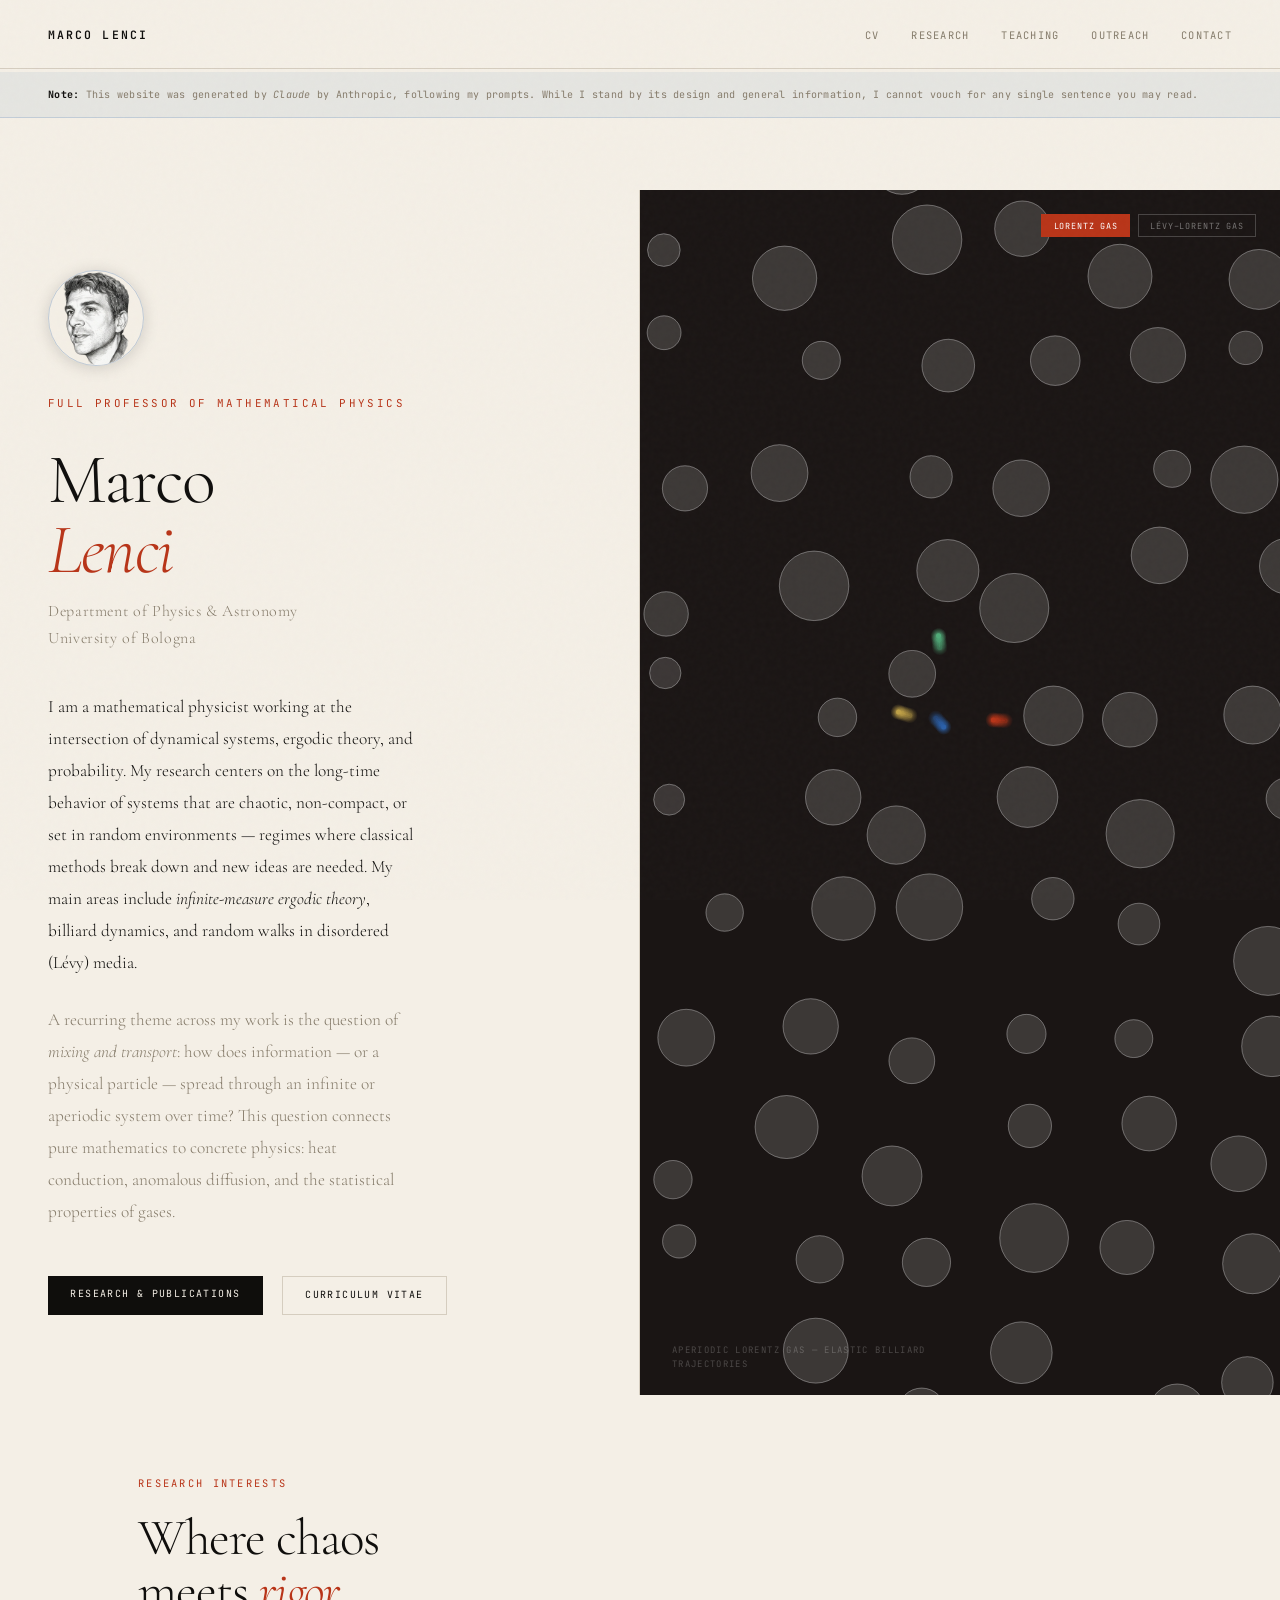
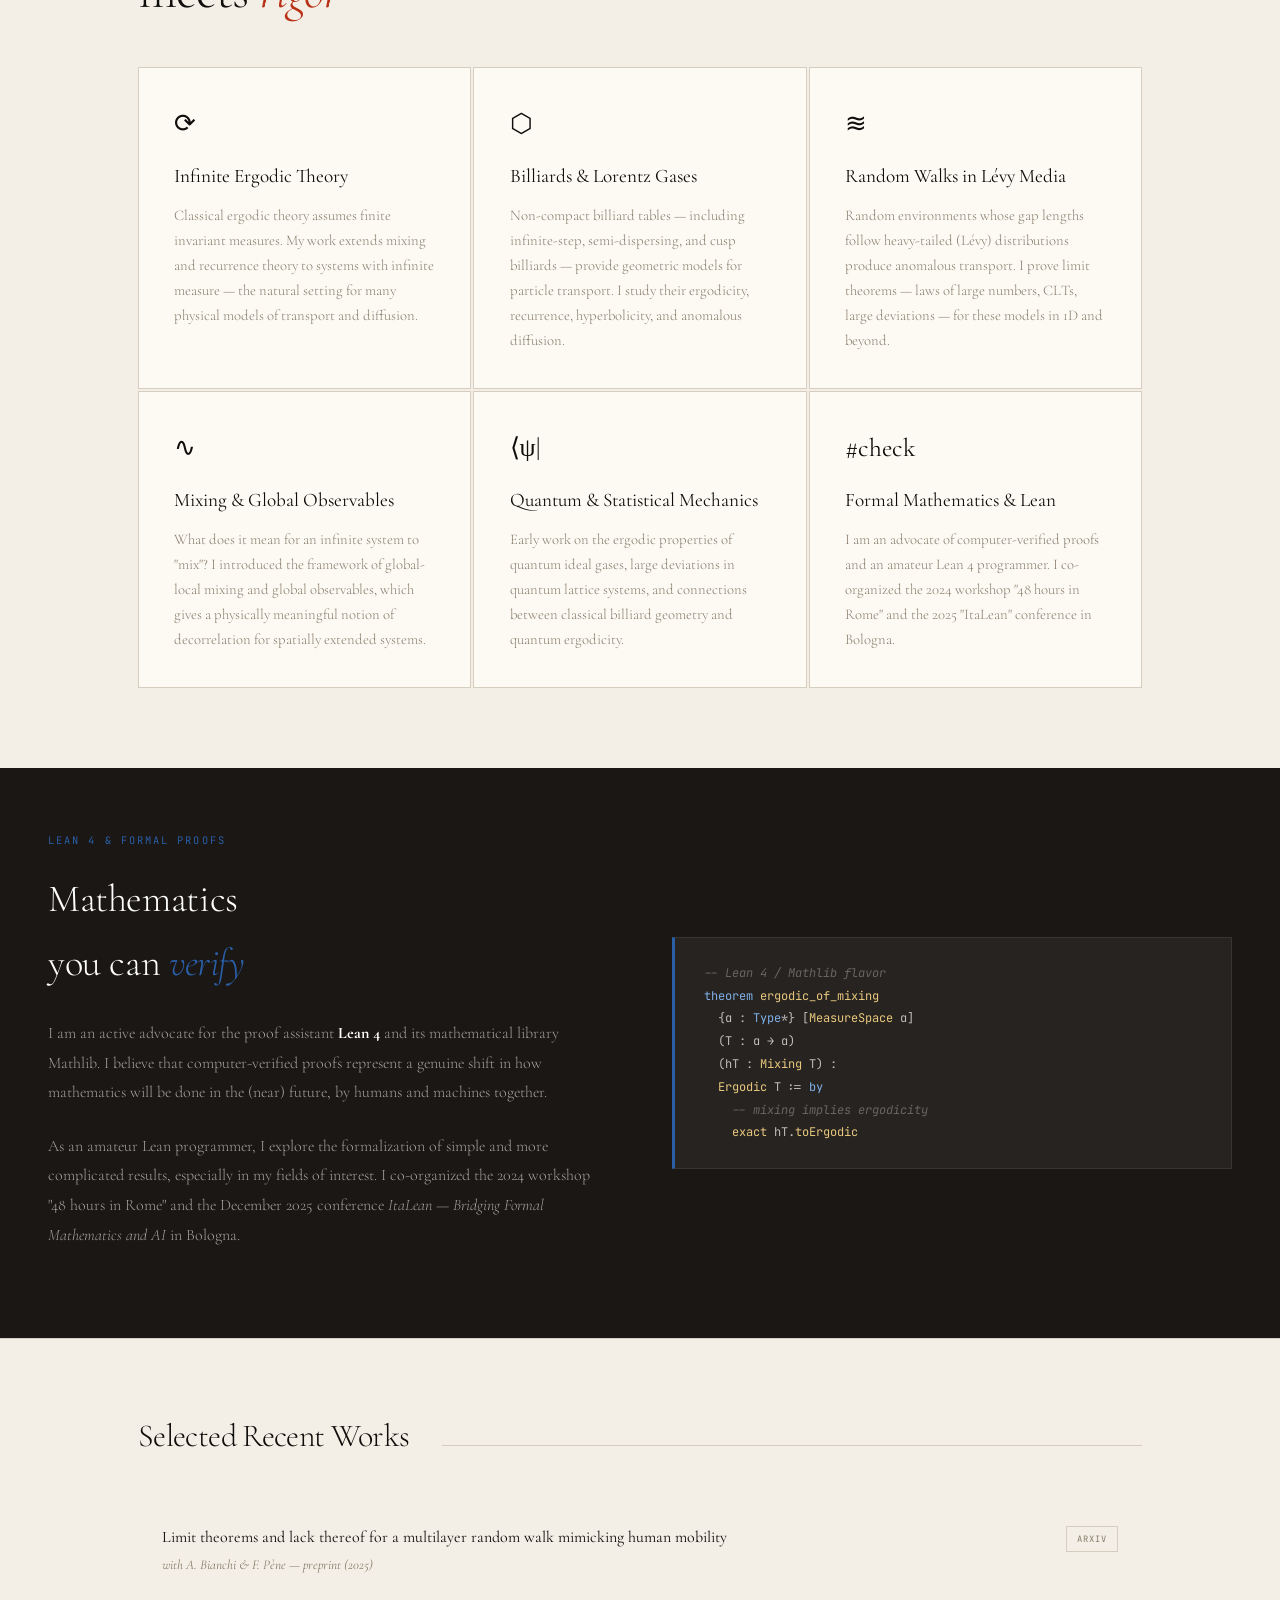
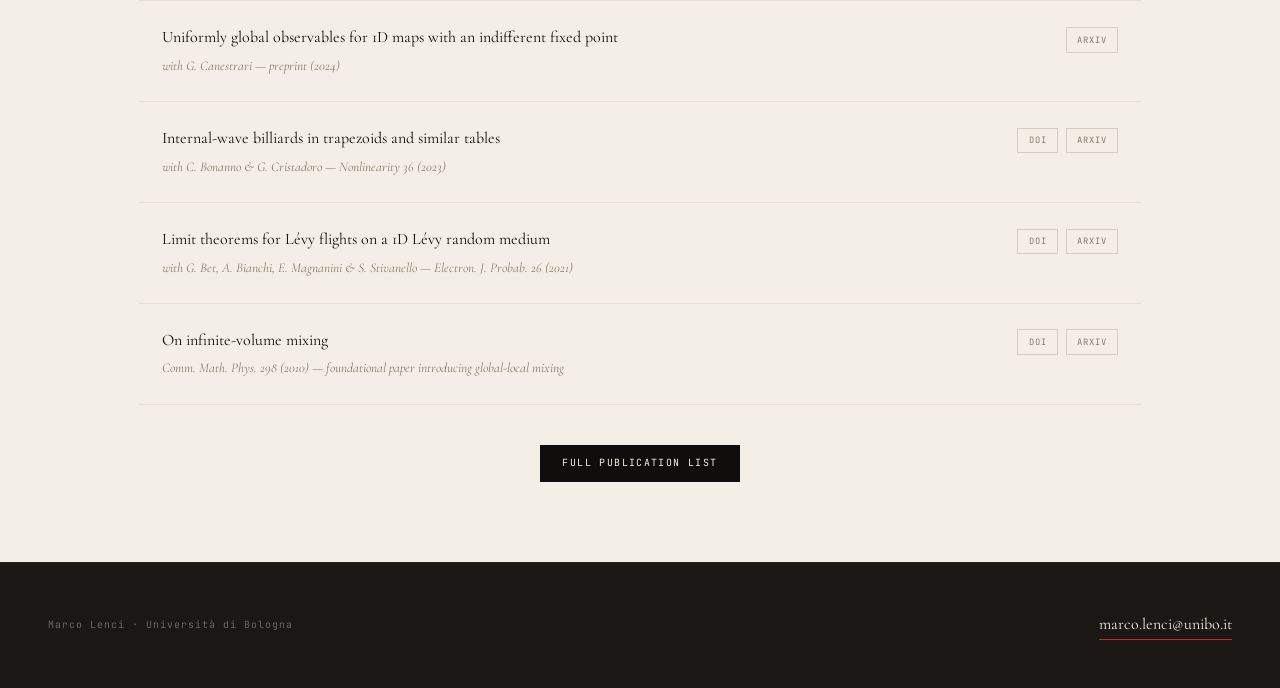
<file: index.html>
<!DOCTYPE html>
<html lang="en">
<head>
  <!-- Google tag (gtag.js) -->
  <script async src="https://www.googletagmanager.com/gtag/js?id=G-YN9978VXXJ"></script>
  <script>
    window.dataLayer = window.dataLayer || [];
    function gtag(){dataLayer.push(arguments);}
    gtag('js', new Date());
    gtag('config', 'G-YN9978VXXJ');
  </script>
  <meta charset="UTF-8">
  <meta name="viewport" content="width=device-width, initial-scale=1.0">
  <title>Marco Lenci — Mathematical Physicist</title>
  <link rel="preconnect" href="https://fonts.googleapis.com">
  <link href="https://fonts.googleapis.com/css2?family=Cormorant+Garamond:ital,wght@0,300;0,400;0,600;1,300;1,400&family=JetBrains+Mono:wght@300;400;600&display=swap" rel="stylesheet">
  <link rel="stylesheet" href="style.css">
  <style>
    .disclaimer {
      background: rgba(42,95,168,0.07);
      border-bottom: 1px solid rgba(42,95,168,0.18);
      padding: .85rem 3rem;
      font-family: 'JetBrains Mono', monospace;
      font-size: .63rem; line-height: 1.75; color: var(--muted);
      letter-spacing: .025em; position: relative; z-index: 400; margin-top: 72px;
    }
    .disclaimer strong { color: var(--ink); }
    .disclaimer em { font-style: italic; }
    .hero {
      min-height: 100vh; display: grid;
      grid-template-columns: 1fr 1fr; padding-top: 72px;
    }
    .hero-left {
      display: flex; flex-direction: column; justify-content: center;
      padding: 5rem 4rem 5rem 3rem; border-right: 1px solid var(--rule);
    }
    .hero-tag {
      font-family: 'JetBrains Mono', monospace;
      font-size: .68rem; letter-spacing: .22em; text-transform: uppercase;
      color: var(--accent); margin-bottom: 2rem;
      opacity: 0; animation: fadeUp .7s .1s ease forwards;
    }
    .hero-name {
      font-size: clamp(3.5rem, 5.5vw, 6rem);
      font-weight: 300; line-height: 1.0; letter-spacing: -.025em; margin-bottom: .8rem;
      opacity: 0; animation: fadeUp .7s .25s ease forwards;
    }
    .hero-name em { font-style: italic; color: var(--accent); }
    .hero-position {
      font-size: 1rem; font-weight: 300; color: var(--muted);
      letter-spacing: .04em; margin-bottom: 2.5rem;
      opacity: 0; animation: fadeUp .7s .4s ease forwards;
    }
    .hero-desc {
      font-size: 1.08rem; font-weight: 300; line-height: 1.85;
      max-width: 46ch; margin-bottom: 1.6rem;
      opacity: 0; animation: fadeUp .7s .55s ease forwards;
    }
    .hero-desc2 {
      font-size: 1.08rem; font-weight: 300; line-height: 1.85;
      max-width: 46ch; margin-bottom: 3rem; color: var(--muted);
      opacity: 0; animation: fadeUp .7s .65s ease forwards;
    }
    .hero-lean {
      display: inline-flex; align-items: center; gap: .6rem;
      font-family: 'JetBrains Mono', monospace;
      font-size: .65rem; letter-spacing: .12em; text-transform: uppercase;
      color: var(--accent2); border: 1px solid rgba(42,95,168,.3);
      padding: .4rem .9rem; margin-bottom: 2.5rem;
      opacity: 0; animation: fadeUp .7s .72s ease forwards;
    }
    .hero-lean span { display: inline-block; width: 6px; height: 6px; background: var(--accent2); border-radius: 50%; }
    .hero-ctas {
      display: flex; gap: 1.2rem; flex-wrap: wrap;
      opacity: 0; animation: fadeUp .7s .85s ease forwards;
    }
    .hero-photo {
      width: 96px; height: 96px; border-radius: 50%;
      object-fit: cover; object-position: 25% 28%;
      transform: scale(1.6); transform-origin: 25% 28%;
      overflow: hidden;
      border: 1px solid rgba(42,95,168,.25);
      box-shadow: 0 2px 16px rgba(0,0,0,.15);
      margin-bottom: 1.8rem; display: block;
      opacity: 0; animation: fadeUp .7s .05s ease forwards;
    }
    .hero-right { position: relative; overflow: hidden; background: var(--dark); }
    #heroCanvas { position: absolute; inset: 0; width: 100%; height: 100%; }
    .canvas-label {
      position: absolute; bottom: 1.5rem; left: 2rem;
      font-family: 'JetBrains Mono', monospace;
      font-size: .56rem; letter-spacing: .15em; text-transform: uppercase;
      color: rgba(255,255,255,.22); z-index: 10; max-width: 280px; line-height: 1.5;
    }
    .canvas-toggle {
      position: absolute; top: 1.5rem; right: 1.5rem;
      display: flex; gap: .5rem; z-index: 10;
    }
    .ctg-btn {
      font-family: 'JetBrains Mono', monospace;
      font-size: .53rem; letter-spacing: .1em; text-transform: uppercase;
      padding: .3rem .7rem; border: 1px solid rgba(255,255,255,.2);
      background: transparent; color: rgba(255,255,255,.4);
      cursor: pointer; transition: all .2s; white-space: nowrap;
    }
    .ctg-btn.on { background: var(--accent); border-color: var(--accent); color: #fff; }
    .interests-grid {
      display: grid; grid-template-columns: repeat(auto-fit, minmax(260px, 1fr)); gap: 2px;
    }
    .int-card {
      background: var(--bright); border: 1px solid var(--rule);
      padding: 2.2rem; position: relative; overflow: hidden; transition: transform .25s;
    }
    .int-card:hover { transform: translateY(-3px); }
    .int-card::after {
      content: ''; position: absolute; bottom: 0; left: 0; right: 0;
      height: 2px; background: var(--accent); transform: scaleX(0); transition: transform .25s;
    }
    .int-card:hover::after { transform: scaleX(1); }
    .int-glyph { font-size: 1.6rem; margin-bottom: 1rem; display: block; }
    .int-title { font-size: 1.2rem; font-weight: 400; margin-bottom: .6rem; }
    .int-desc { font-size: .92rem; color: var(--muted); font-weight: 300; line-height: 1.7; }
    .lean-block {
      background: var(--dark); padding: 4rem 3rem;
      display: grid; grid-template-columns: 1fr 1fr; gap: 4rem; align-items: center;
    }
    .lean-eyebrow {
      font-family: 'JetBrains Mono', monospace;
      font-size: .65rem; letter-spacing: .2em; text-transform: uppercase;
      color: var(--accent2); margin-bottom: 1.2rem; display: block;
    }
    .lean-title { font-size: clamp(1.8rem,3vw,2.8rem); font-weight: 300; color: #fff; margin-bottom: 1.5rem; letter-spacing: -.01em; }
    .lean-title em { font-style: italic; color: var(--accent2); }
    .lean-desc { font-size: 1rem; font-weight: 300; color: rgba(255,255,255,.6); line-height: 1.85; margin-bottom: 1.5rem; }
    .lean-code {
      background: rgba(255,255,255,.05); border: 1px solid rgba(255,255,255,.08);
      border-left: 3px solid var(--accent2); padding: 1.5rem 1.8rem;
      font-family: 'JetBrains Mono', monospace; font-size: .75rem; line-height: 1.9; color: rgba(255,255,255,.7);
    }
    .lean-code .kw { color: #7eb0e8; }
    .lean-code .cm { color: rgba(255,255,255,.3); font-style: italic; }
    .lean-code .id { color: #e8c87e; }
    .paper-row {
      display: grid; grid-template-columns: 1fr auto;
      gap: 2rem; padding: 1.5rem 1.5rem;
      border-bottom: 1px solid rgba(213,205,191,.45);
      transition: background .18s; align-items: start; text-decoration: none; color: inherit;
    }
    .paper-row:hover { background: var(--bright); }
    .paper-title { font-size: 1rem; font-weight: 400; line-height: 1.5; margin-bottom: .35rem; }
    .paper-meta { font-size: .84rem; color: var(--muted); font-style: italic; }
    .paper-links { display: flex; gap: .5rem; padding-top: .1rem; flex-shrink: 0; }
    @keyframes fadeUp { from { opacity: 0; transform: translateY(18px); } to { opacity: 1; transform: none; } }
    @media (max-width: 768px) {
      .hero { grid-template-columns: 1fr; }
      .hero-right { height: 60vw; }
      .hero-left { padding: 4rem 1.5rem; }
      .lean-block { grid-template-columns: 1fr; gap: 2rem; padding: 3rem 1.5rem; }
      .paper-row { grid-template-columns: 1fr; }
      .disclaimer { padding: .9rem 1.5rem; }
    }
  </style>
</head>
<body>

<nav>
  <a href="index.html" class="nav-logo">Marco Lenci</a>
  <ul class="nav-links">
    <li><a href="cv/index.html">CV</a></li>
    <li><a href="research/index.html">Research</a></li>
    <li><a href="teaching/index.html">Teaching</a></li>
    <li><a href="outreach/index.html">Outreach</a></li>
    <li><a href="contact/index.html">Contact</a></li>
  </ul>
</nav>

<div class="disclaimer">
  <strong>Note:</strong> This website was generated by <em>Claude</em> by Anthropic, following my prompts.
  While I stand by its design and general information, I cannot vouch for any single sentence you may read.
</div>

<div class="page-wrap" style="padding-top:0">
  <div class="hero">
    <div class="hero-left">
      <img src="marcolenci_sketch.png" alt="Marco Lenci" class="hero-photo">
      <span class="hero-tag">Full Professor of Mathematical Physics</span>
      <h1 class="hero-name">Marco<br><em>Lenci</em></h1>
      <h2 class="hero-position">Department of Physics &amp; Astronomy<br>University of Bologna</h2>
      <p class="hero-desc">
        I am a mathematical physicist working at the intersection of dynamical systems, ergodic theory, and probability. My research centers on the long-time behavior of systems that are chaotic, non-compact, or set in random environments — regimes where classical methods break down and new ideas are needed. My main areas include <em>infinite-measure ergodic theory</em>, billiard dynamics, and random walks in disordered (Lévy) media.
      </p>
      <p class="hero-desc2">
        A recurring theme across my work is the question of <em>mixing and transport</em>: how does information — or a physical particle — spread through an infinite or aperiodic system over time? This question connects pure mathematics to concrete physics: heat conduction, anomalous diffusion, and the statistical properties of gases.
      </p>
      <div class="hero-ctas">
        <a href="research/index.html" class="btn btn-dark">Research &amp; Publications</a>
        <a href="cv/index.html" class="btn btn-outline">Curriculum Vitae</a>
      </div>
    </div>

    <div class="hero-right">
      <div class="canvas-toggle">
        <button class="ctg-btn on" id="btn-billiard" onclick="setMode('billiard')">Lorentz Gas</button>
        <button class="ctg-btn" id="btn-rw" onclick="setMode('rw')">Lévy–Lorentz Gas</button>
      </div>
      <canvas id="heroCanvas"></canvas>
      <div class="canvas-label" id="canvas-label">Aperiodic Lorentz gas &mdash; elastic billiard trajectories</div>
    </div>
  </div>

  <section>
    <div class="inner">
      <div class="reveal" style="margin-bottom:3rem">
        <span class="sec-eyebrow">Research interests</span>
        <h2 class="sec-title">Where chaos<br>meets <em>rigor</em></h2>
      </div>
      <div class="interests-grid">
        <div class="int-card reveal">
          <span class="int-glyph">⟳</span>
          <h3 class="int-title">Infinite Ergodic Theory</h3>
          <p class="int-desc">Classical ergodic theory assumes finite invariant measures. My work extends mixing and recurrence theory to systems with infinite measure — the natural setting for many physical models of transport and diffusion.</p>
        </div>
        <div class="int-card reveal">
          <span class="int-glyph">⬡</span>
          <h3 class="int-title">Billiards &amp; Lorentz Gases</h3>
          <p class="int-desc">Non-compact billiard tables — including infinite-step, semi-dispersing, and cusp billiards — provide geometric models for particle transport. I study their ergodicity, recurrence, hyperbolicity, and anomalous diffusion.</p>
        </div>
        <div class="int-card reveal">
          <span class="int-glyph">≋</span>
          <h3 class="int-title">Random Walks in Lévy Media</h3>
          <p class="int-desc">Random environments whose gap lengths follow heavy-tailed (Lévy) distributions produce anomalous transport. I prove limit theorems — laws of large numbers, CLTs, large deviations — for these models in 1D and beyond.</p>
        </div>
        <div class="int-card reveal">
          <span class="int-glyph">∿</span>
          <h3 class="int-title">Mixing &amp; Global Observables</h3>
          <p class="int-desc">What does it mean for an infinite system to "mix"? I introduced the framework of global-local mixing and global observables, which gives a physically meaningful notion of decorrelation for spatially extended systems.</p>
        </div>
        <div class="int-card reveal">
          <span class="int-glyph">⟨ψ|</span>
          <h3 class="int-title">Quantum &amp; Statistical Mechanics</h3>
          <p class="int-desc">Early work on the ergodic properties of quantum ideal gases, large deviations in quantum lattice systems, and connections between classical billiard geometry and quantum ergodicity.</p>
        </div>
        <div class="int-card reveal">
          <span class="int-glyph">#check</span>
          <h3 class="int-title">Formal Mathematics &amp; Lean</h3>
          <p class="int-desc">I am an advocate of computer-verified proofs and an amateur Lean 4 programmer. I co-organized the 2024 workshop "48 hours in Rome" and the 2025 "ItaLean" conference in Bologna.</p>
        </div>
      </div>
    </div>
  </section>

  <div class="lean-block reveal">
    <div>
      <span class="lean-eyebrow">Lean 4 &amp; Formal Proofs</span>
      <h2 class="lean-title">Mathematics<br>you can <em>verify</em></h2>
      <p class="lean-desc">I am an active advocate for the proof assistant <strong style="color:#fff">Lean 4</strong> and its mathematical library Mathlib. I believe that computer-verified proofs represent a genuine shift in how mathematics will be done in the (near) future, by humans and machines together.</p>
      <p class="lean-desc">As an amateur Lean programmer, I explore the formalization of simple and more complicated results, especially in my fields of interest. I co-organized the 2024 workshop "48 hours in Rome" and the December 2025 conference <em>ItaLean — Bridging Formal Mathematics and AI</em> in Bologna.</p>
    </div>
    <div>
      <div class="lean-code">
        <span class="cm">-- Lean 4 / Mathlib flavor</span><br>
        <span class="kw">theorem</span> <span class="id">ergodic_of_mixing</span><br>
        &nbsp;&nbsp;{α : <span class="kw">Type</span>*} [<span class="id">MeasureSpace</span> α]<br>
        &nbsp;&nbsp;(T : α → α)<br>
        &nbsp;&nbsp;(hT : <span class="id">Mixing</span> T) :<br>
        &nbsp;&nbsp;<span class="id">Ergodic</span> T := <span class="kw">by</span><br>
        &nbsp;&nbsp;&nbsp;&nbsp;<span class="cm">-- mixing implies ergodicity</span><br>
        &nbsp;&nbsp;&nbsp;&nbsp;<span class="id">exact</span> hT.<span class="id">toErgodic</span>
      </div>
    </div>
  </div>

  <section>
    <div class="inner">
      <div class="reveal" style="display:flex;align-items:baseline;gap:2rem;margin-bottom:3rem;">
        <h2 class="sec-title" style="font-size:2rem">Selected Recent Works</h2>
        <div style="flex:1;height:1px;background:var(--rule)"></div>
      </div>
      <div class="reveal">
        <div class="paper-row">
          <div>
            <div class="paper-title">Limit theorems and lack thereof for a multilayer random walk mimicking human mobility</div>
            <div class="paper-meta">with A. Bianchi &amp; F. Pène — preprint (2025)</div>
          </div>
          <div class="paper-links"><a href="https://arxiv.org/abs/2503.01503" class="btn-sm arxiv" target="_blank">arXiv</a></div>
        </div>
        <div class="paper-row">
          <div>
            <div class="paper-title">Uniformly global observables for 1D maps with an indifferent fixed point</div>
            <div class="paper-meta">with G. Canestrari — preprint (2024)</div>
          </div>
          <div class="paper-links"><a href="https://arxiv.org/abs/2405.05948" class="btn-sm arxiv" target="_blank">arXiv</a></div>
        </div>
        <div class="paper-row">
          <div>
            <div class="paper-title">Internal-wave billiards in trapezoids and similar tables</div>
            <div class="paper-meta">with C. Bonanno &amp; G. Cristadoro — Nonlinearity 36 (2023)</div>
          </div>
          <div class="paper-links">
            <a href="https://doi.org/10.1088/1361-6544/ac98ef" class="btn-sm" target="_blank">DOI</a>
            <a href="https://arxiv.org/abs/2102.01654" class="btn-sm arxiv" target="_blank">arXiv</a>
          </div>
        </div>
        <div class="paper-row">
          <div>
            <div class="paper-title">Limit theorems for Lévy flights on a 1D Lévy random medium</div>
            <div class="paper-meta">with G. Bet, A. Bianchi, E. Magnanini &amp; S. Stivanello — Electron. J. Probab. 26 (2021)</div>
          </div>
          <div class="paper-links">
            <a href="https://doi.org/10.1214/21-EJP626" class="btn-sm" target="_blank">DOI</a>
            <a href="https://arxiv.org/abs/2007.03384" class="btn-sm arxiv" target="_blank">arXiv</a>
          </div>
        </div>
        <div class="paper-row">
          <div>
            <div class="paper-title">On infinite-volume mixing</div>
            <div class="paper-meta">Comm. Math. Phys. 298 (2010) — foundational paper introducing global-local mixing</div>
          </div>
          <div class="paper-links">
            <a href="https://doi.org/10.1007/s00220-010-1043-6" class="btn-sm" target="_blank">DOI</a>
            <a href="https://arxiv.org/abs/0906.4059" class="btn-sm arxiv" target="_blank">arXiv</a>
          </div>
        </div>
      </div>
      <div class="reveal" style="margin-top:2.5rem;text-align:center">
        <a href="research/index.html" class="btn btn-dark">Full publication list</a>
      </div>
    </div>
  </section>
</div>

<footer>
  <div class="footer-left">
    Marco Lenci · Università di Bologna
  </div>
  <a href="mailto:marco.lenci@unibo.it" class="footer-email">marco.lenci@unibo.it</a>
</footer>

<script>
// ── SCROLL REVEAL ──
const obs = new IntersectionObserver(es => es.forEach((e,i) => {
  if (e.isIntersecting) { setTimeout(() => e.target.classList.add('visible'), i*70); obs.unobserve(e.target); }
}), { threshold: .08 });
document.querySelectorAll('.reveal').forEach(el => obs.observe(el));

// ── CANVAS SETUP ──
const canvas = document.getElementById('heroCanvas');
const ctx = canvas.getContext('2d');
let mode = 'billiard';
let animId;

function setMode(m) {
  mode = m;
  document.getElementById('btn-billiard').className = 'ctg-btn' + (m==='billiard'?' on':'');
  document.getElementById('btn-rw').className       = 'ctg-btn' + (m==='rw'?' on':'');
  document.getElementById('canvas-label').textContent = m==='billiard'
    ? 'Aperiodic Lorentz gas \u2014 elastic billiard trajectories'
    : 'L\u00e9vy\u2013Lorentz gas \u2014 random walk in a disordered medium';
  cancelAnimationFrame(animId);
  ctx.clearRect(0,0,canvas.width,canvas.height);
  if (m==='billiard') runLorentzGas(); else runLevyLorentz();
}

function resize() {
  const r = canvas.parentElement.getBoundingClientRect();
  canvas.width = r.width; canvas.height = r.height;
}
window.addEventListener('resize', () => {
  resize(); cancelAnimationFrame(animId);
  ctx.clearRect(0,0,canvas.width,canvas.height);
  if (mode==='billiard') runLorentzGas(); else runLevyLorentz();
});
resize();

// ═══════════════════════════════════════════════════════════════
//  APERIODIC LORENTZ GAS
//  Circular scatterers on a quasiperiodic layout.
//  Multiple billiard trajectories with fully elastic reflections.
//  When a trajectory escapes the window, a new one spawns.
// ═══════════════════════════════════════════════════════════════
function runLorentzGas() {
  const W = canvas.width, H = canvas.height;

  // ── Build aperiodic scatterer field ──
  // Use a grid perturbed by quasiperiodic (golden-ratio) displacements.
  const scatterers = [];
  const phi = (1 + Math.sqrt(5)) / 2;
  const BASE_R = Math.min(W, H) * 0.048;
  const SPACING = BASE_R * 3.7;
  const ncols = Math.ceil(W / SPACING) + 2;
  const nrows = Math.ceil(H / SPACING) + 2;

  for (let row = -1; row < nrows; row++) {
    for (let col = -1; col < ncols; col++) {
      const cx = (col + 0.5) * SPACING;
      const cy = (row + 0.5) * SPACING;
      let x, y, r, attempts = 0;
      do {
        const dx = BASE_R * 1.1 * (Math.random() * 2 - 1);
        const dy = BASE_R * 1.1 * (Math.random() * 2 - 1);
        r = BASE_R * (0.5 + 0.65 * Math.random());
        x = cx + dx; y = cy + dy;
        attempts++;
      } while (
        attempts < 50 &&
        scatterers.some(s => {
          const ex = x - s.x, ey = y - s.y;
          return Math.sqrt(ex*ex + ey*ey) < r + s.r + 1;
        })
      );
      scatterers.push({ x, y, r });
    }
  }

  // ── Particle colors (same palette as Lévy–Lorentz) ──
  const COLS = [
    [184, 52,  24],   // terracotta
    [ 42, 95, 168],   // blue
    [190,160,  70],   // gold
    [ 80,170, 120],   // teal
  ];
  const TRAIL = 500;
  const SPEED = 3.9;

  // ── Particle factory ──
  function newParticle(id) {
    const angle = Math.random() * Math.PI * 2;
    // Spawn near centre, jittered
    const sx = W * 0.5 + (Math.random() - 0.5) * W * 0.25;
    const sy = H * 0.5 + (Math.random() - 0.5) * H * 0.25;
    // Push out of any overlapping scatterer
    let px = sx, py = sy;
    for (const sc of scatterers) {
      const dx = px - sc.x, dy = py - sc.y;
      const d = Math.sqrt(dx*dx + dy*dy);
      if (d < sc.r + 2) {
        const nd = dx/d, ny = dy/d;
        px = sc.x + nd * (sc.r + 3);
        py = sc.y + ny * (sc.r + 3);
      }
    }
    const [r,g,b] = COLS[id % COLS.length];
    return { x: px, y: py,
             vx: Math.cos(angle)*SPEED, vy: Math.sin(angle)*SPEED,
             trail: [], r, g, b, age: 0 };
  }

  const NUM = 4;
  let particles = Array.from({length: NUM}, (_,i) => newParticle(i));

  // ── Elastic reflection off circle boundary ──
  function reflectCircle(p, sc) {
    const dx = p.x - sc.x, dy = p.y - sc.y;
    const d  = Math.sqrt(dx*dx + dy*dy);
    const nx = dx/d,  ny = dy/d;
    const dot = p.vx*nx + p.vy*ny;
    if (dot < 0) {           // only reflect if approaching
      p.vx -= 2*dot*nx;
      p.vy -= 2*dot*ny;
    }
    // Ensure particle is outside the disk
    const pen = sc.r + 1.5 - d;
    if (pen > 0) { p.x += nx*pen; p.y += ny*pen; }
  }

  function drawScatterers() {
    for (const sc of scatterers) {
      ctx.beginPath();
      ctx.arc(sc.x, sc.y, sc.r, 0, Math.PI*2);
      ctx.fillStyle = 'rgba(255,255,255,0.05)';
      ctx.fill();
      ctx.strokeStyle = 'rgba(255,255,255,0.12)';
      ctx.lineWidth = 1;
      ctx.stroke();
    }
  }

  function step() {
    // Fade background — creates the luminous trail
    ctx.fillStyle = 'rgba(26,23,20,0.16)';
    ctx.fillRect(0, 0, W, H);

    drawScatterers();

    for (let pi = 0; pi < particles.length; pi++) {
      const p = particles[pi];
      p.age++;

      // Sub-step to avoid tunnelling
      const SUB = 5;
      const svx = p.vx / SUB, svy = p.vy / SUB;
      let escaped = false;

      for (let s = 0; s < SUB; s++) {
        p.x += svx; p.y += svy;
        for (const sc of scatterers) {
          const dx = p.x - sc.x, dy = p.y - sc.y;
          if (dx*dx + dy*dy < (sc.r + 2)*(sc.r + 2)) {
            reflectCircle(p, sc);
          }
        }
        if (p.x < -80 || p.x > W+80 || p.y < -80 || p.y > H+80) {
          escaped = true; break;
        }
      }

      if (escaped || p.age > 5000) {
        particles[pi] = newParticle(pi); continue;
      }

      p.trail.push({x: p.x, y: p.y});
      if (p.trail.length > TRAIL) p.trail.shift();

      // Draw trail with fading opacity
      const tlen = p.trail.length;
      if (tlen > 1) {
        for (let i = 1; i < tlen; i++) {
          const a = i / tlen;
          ctx.beginPath();
          ctx.moveTo(p.trail[i-1].x, p.trail[i-1].y);
          ctx.lineTo(p.trail[i].x,   p.trail[i].y);
          ctx.strokeStyle = `rgba(${p.r},${p.g},${p.b},${a*0.72})`;
          ctx.lineWidth = 0.9 + a * 0.7;
          ctx.stroke();
        }
      }

      // Glowing head
      const grd = ctx.createRadialGradient(p.x, p.y, 0, p.x, p.y, 8);
      grd.addColorStop(0, `rgba(${p.r},${p.g},${p.b},1)`);
      grd.addColorStop(1, `rgba(${p.r},${p.g},${p.b},0)`);
      ctx.beginPath(); ctx.arc(p.x, p.y, 8, 0, Math.PI*2);
      ctx.fillStyle = grd; ctx.fill();

      ctx.beginPath(); ctx.arc(p.x, p.y, 2.5, 0, Math.PI*2);
      ctx.fillStyle = `rgb(${p.r},${p.g},${p.b})`; ctx.fill();
    }

    animId = requestAnimationFrame(step);
  }

  ctx.fillStyle = '#1a1714';
  ctx.fillRect(0, 0, W, H);
  step();
}

// ═══════════════════════════════════════════════════════════════
//  LÉVY–LORENTZ GAS
//  1D Lorentz gas with Lévy-distributed scatterer gaps.
//  Walkers bounce elastically between scatterers.
// ═══════════════════════════════════════════════════════════════
// ═══════════════════════════════════════════════════════════════
//  LÉVY–LORENTZ GAS  (target-picking version)
//  Each walker picks a random target scatterer (possibly outside
//  the visible window), travels there at constant speed, arrives,
//  then immediately picks a new random target and repeats.
//  When the walker goes off-screen it respawns at centre.
// ═══════════════════════════════════════════════════════════════
function runLevyLorentz() {
  const W = canvas.width, H = canvas.height;
  const CY = H / 2;
  const SPEED = 3.6; // pixels per frame, same for every walker

  // Build Lévy random environment (heavy-tailed gaps)
  const envPts = [];
  let ex = W / 2;
  while (ex < W * 3) {
    ex += 4 + Math.pow(Math.random(), -1.4) * 7;
    envPts.push(ex);
  }
  ex = W / 2;
  while (ex > -W * 2) {
    ex -= 4 + Math.pow(Math.random(), -1.4) * 7;
    envPts.push(ex);
  }
  envPts.sort((a, b) => a - b);

  const COLS = [
    [184,  52,  24],
    [ 42,  95, 168],
    [190, 160,  70],
    [ 80, 170, 120],
  ];
  const Y_OFFSETS = [-48, -16, 16, 48];
  const TRAIL_MAX = 700;

  // Pick a random target scatterer that is not the current position.
  // Uses a Lévy-like selection: pick a random index gap (heavy-tailed).
  function pickTarget(currentX) {
    // Find index of nearest scatterer to currentX
    let nearIdx = 0;
    let nearDist = Infinity;
    for (let i = 0; i < envPts.length; i++) {
      const d = Math.abs(envPts[i] - currentX);
      if (d < nearDist) { nearDist = d; nearIdx = i; }
    }
    // Jump by a heavy-tailed number of steps left or right
    const dir = Math.random() > 0.5 ? 1 : -1;
    const jump = 1 + Math.floor(Math.pow(Math.random(), -1.5));
    const targetIdx = nearIdx + dir * jump;
    if (targetIdx >= 0 && targetIdx < envPts.length) {
      return envPts[targetIdx];
    }
    // Target is outside the array — return a plausible off-screen x
    const lastPt = dir > 0 ? envPts[envPts.length - 1] : envPts[0];
    return lastPt + dir * jump * 12;
  }

  function newWalker(id) {
    const y = CY + Y_OFFSETS[id % Y_OFFSETS.length];
    const [r, g, b] = COLS[id % COLS.length];
    const startX = W / 2;
    const target = pickTarget(startX);
    return {
      x: startX, y,
      target,
      vel: target > startX ? SPEED : -SPEED,
      history: [{x: startX, y}],
      r, g, b
    };
  }

  let walkers = Array.from({length: 4}, (_, i) => newWalker(i));

  function step() {
    ctx.fillStyle = 'rgba(26,23,20,0.15)';
    ctx.fillRect(0, 0, W, H);

    // Draw visible scatterer segments
    for (const ep of envPts) {
      if (ep < 0 || ep > W) continue;
      ctx.beginPath();
      ctx.moveTo(ep, CY - 60); ctx.lineTo(ep, CY + 60);
      ctx.strokeStyle = 'rgba(255,255,255,0.07)';
      ctx.lineWidth = 1; ctx.stroke();
      ctx.beginPath();
      ctx.arc(ep, CY, 3, 0, Math.PI * 2);
      ctx.fillStyle = 'rgba(255,255,255,0.12)'; ctx.fill();
    }

    // Horizontal axis
    ctx.beginPath(); ctx.moveTo(0, CY); ctx.lineTo(W, CY);
    ctx.strokeStyle = 'rgba(255,255,255,0.08)'; ctx.lineWidth = 1; ctx.stroke();

    for (let wi = 0; wi < walkers.length; wi++) {
      const w = walkers[wi];

      // Move toward target at constant speed
      const dist = w.target - w.x;

      // Respawn immediately if already off-screen
      if (w.x < 0 || w.x > W) {
        walkers[wi] = newWalker(wi); continue;
      }

      if (Math.abs(dist) <= SPEED) {
        // Arrived at target
        w.x = w.target;
        // Off-screen? respawn immediately
        if (w.x < 0 || w.x > W) {
          walkers[wi] = newWalker(wi); continue;
        }
        // Pick next target
        const next = pickTarget(w.x);
        w.target = next;
        w.vel = next > w.x ? SPEED : -SPEED;
      } else {
        w.x += w.vel;
      }

      w.history.push({x: w.x, y: w.y});
      if (w.history.length > TRAIL_MAX) w.history.shift();

      // Draw trail
      const hist = w.history;
      if (hist.length > 1) {
        for (let i = 1; i < hist.length; i++) {
          const a = i / hist.length;
          ctx.beginPath();
          ctx.moveTo(hist[i-1].x, hist[i-1].y);
          ctx.lineTo(hist[i].x,   hist[i].y);
          ctx.strokeStyle = `rgba(${w.r},${w.g},${w.b},${a * 0.7})`;
          ctx.lineWidth = 1.4;
          ctx.stroke();
        }
      }

      // Glowing head
      const grd = ctx.createRadialGradient(w.x, w.y, 0, w.x, w.y, 8);
      grd.addColorStop(0, `rgba(${w.r},${w.g},${w.b},1)`);
      grd.addColorStop(1, `rgba(${w.r},${w.g},${w.b},0)`);
      ctx.beginPath(); ctx.arc(w.x, w.y, 8, 0, Math.PI * 2);
      ctx.fillStyle = grd; ctx.fill();
      ctx.beginPath(); ctx.arc(w.x, w.y, 2.5, 0, Math.PI * 2);
      ctx.fillStyle = `rgb(${w.r},${w.g},${w.b})`; ctx.fill();
    }

    animId = requestAnimationFrame(step);
  }

  ctx.fillStyle = '#1a1714';
  ctx.fillRect(0, 0, W, H);
  animId = requestAnimationFrame(step);
}

runLorentzGas();
</script>
</body>
</html>
</file>
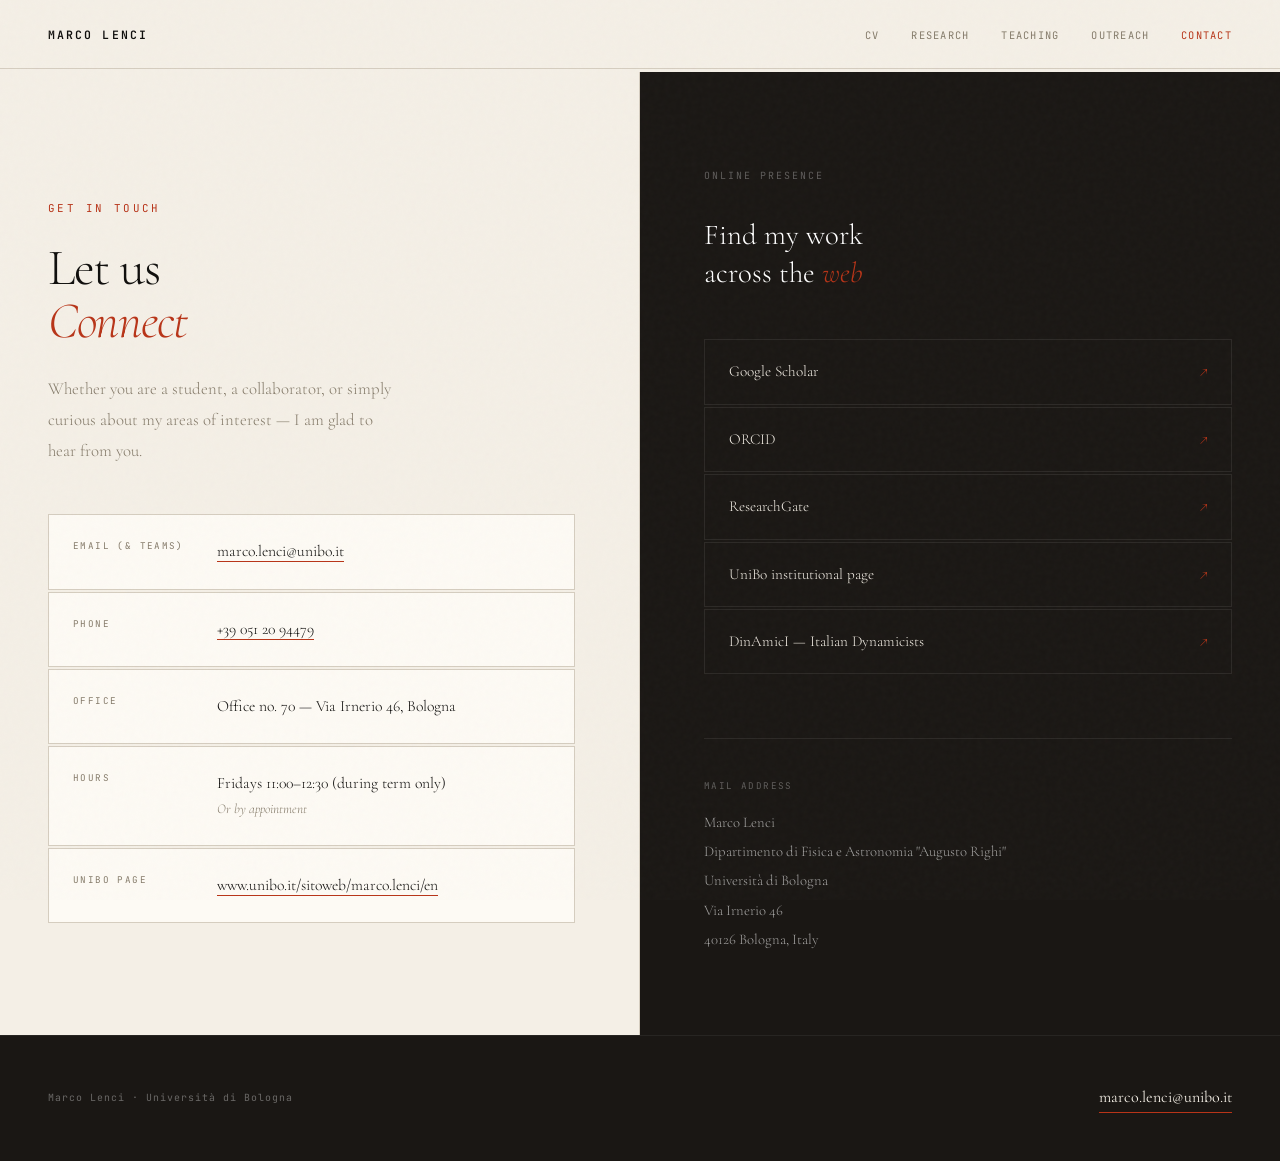
<file: contact/index.html>
<!DOCTYPE html>
<html lang="en">
<head>
  <!-- Google tag (gtag.js) -->
  <script async src="https://www.googletagmanager.com/gtag/js?id=G-YN9978VXXJ"></script>
  <script>
    window.dataLayer = window.dataLayer || [];
    function gtag(){dataLayer.push(arguments);}
    gtag('js', new Date());
    gtag('config', 'G-YN9978VXXJ');
  </script>
  <meta charset="UTF-8"><meta name="viewport" content="width=device-width, initial-scale=1.0">
  <title>Contact — Marco Lenci</title>
  <link rel="preconnect" href="https://fonts.googleapis.com">
  <link href="https://fonts.googleapis.com/css2?family=Cormorant+Garamond:ital,wght@0,300;0,400;0,600;1,300;1,400&family=JetBrains+Mono:wght@300;400;600&display=swap" rel="stylesheet">
  <link rel="stylesheet" href="../style.css">
  <style>
    .cl{min-height:calc(100vh - 72px);display:grid;grid-template-columns:1fr 1fr;padding-top:72px;}
    .cl-l{padding:6rem 4rem 5rem 3rem;border-right:1px solid var(--rule);display:flex;flex-direction:column;justify-content:center;}
    .cl-r{background:var(--dark);padding:6rem 3rem 5rem 4rem;display:flex;flex-direction:column;justify-content:center;}
    .c-ey{font-family:'JetBrains Mono',monospace;font-size:.68rem;letter-spacing:.22em;text-transform:uppercase;color:var(--accent);margin-bottom:1.5rem;display:block;}
    .c-ti{font-size:clamp(2.5rem,4vw,4rem);font-weight:300;letter-spacing:-.025em;line-height:1.05;margin-bottom:1.5rem;}
    .c-ti em{font-style:italic;color:var(--accent);}
    .c-in{font-size:1.05rem;font-weight:300;color:var(--muted);line-height:1.85;max-width:44ch;margin-bottom:3rem;}
    .ci{display:flex;flex-direction:column;gap:2px;}
    .cib{display:grid;grid-template-columns:120px 1fr;gap:1.5rem;padding:1.5rem;border:1px solid var(--rule);background:var(--bright);}
    .cil{font-family:'JetBrains Mono',monospace;font-size:.58rem;letter-spacing:.15em;text-transform:uppercase;color:var(--muted);}
    .civ{font-size:.98rem;font-weight:300;line-height:1.6;}
    .civ a{color:var(--ink);text-decoration:none;border-bottom:1px solid var(--accent);}
    .civ a:hover{color:var(--accent);}
    .r-ey{font-family:'JetBrains Mono',monospace;font-size:.62rem;letter-spacing:.2em;text-transform:uppercase;color:rgba(255,255,255,.3);margin-bottom:2rem;display:block;}
    .r-ti{font-size:1.8rem;font-weight:300;color:#fff;margin-bottom:3rem;line-height:1.3;}
    .r-ti em{font-style:italic;color:var(--accent);}
    .el{display:flex;flex-direction:column;gap:2px;margin-bottom:4rem;}
    .ea{display:flex;align-items:center;justify-content:space-between;padding:1.2rem 1.5rem;border:1px solid rgba(255,255,255,.08);color:var(--paper);text-decoration:none;font-size:.95rem;font-weight:300;transition:background .2s,border-color .2s;}
    .ea:hover{background:rgba(255,255,255,.04);border-color:var(--accent);}
    .ar{color:var(--accent);}
    .ab{border-top:1px solid rgba(255,255,255,.08);padding-top:2.5rem;}
    .al{font-family:'JetBrains Mono',monospace;font-size:.58rem;letter-spacing:.15em;text-transform:uppercase;color:rgba(255,255,255,.3);margin-bottom:.8rem;}
    .at{font-size:.92rem;font-weight:300;color:rgba(255,255,255,.6);line-height:2;}
    @media(max-width:768px){.cl{grid-template-columns:1fr;}.cl-l,.cl-r{padding:4rem 1.5rem;}.cib{grid-template-columns:1fr;gap:.4rem;}}
  </style>
</head>
<body>
<nav>
  <a href="../index.html" class="nav-logo">Marco Lenci</a>
  <ul class="nav-links">
    <li><a href="../cv/index.html">CV</a></li>
    <li><a href="../research/index.html">Research</a></li>
    <li><a href="../teaching/index.html">Teaching</a></li>
    <li><a href="../outreach/index.html">Outreach</a></li>
    <li><a href="index.html" class="active">Contact</a></li>
  </ul>
</nav>
<div class="cl">
  <div class="cl-l">
    <span class="c-ey">Get in Touch</span>
    <h1 class="c-ti">Let us<br><em>Connect</em></h1>
    <p class="c-in">Whether you are a student, a collaborator, or simply curious about my areas of interest — I am glad to hear from you.</p>
    <div class="ci">
      <div class="cib"><span class="cil">Email (&amp; Teams)</span><span class="civ"><a id="contact-email-link" href="#"></a></span></div>
<script>(function(){var e='marco.lenci'+'@'+'unibo.it';var a=document.getElementById('contact-email-link');a.href='mailto:'+e;a.textContent=e;})();</script>
      <div class="cib"><span class="cil">Phone</span><span class="civ"><a href="tel:+390512094479">+39 051 20 94479</a></span></div>
      <div class="cib"><span class="cil">Office</span><span class="civ">Office no. 70 &mdash; Via Irnerio 46, Bologna</span></div>
      <div class="cib"><span class="cil">Hours</span><span class="civ">Fridays 11:00&ndash;12:30 (during term only)<br><span style="font-size:.84rem;color:var(--muted);font-style:italic">Or by appointment</span></span></div>
      <div class="cib"><span class="cil">Unibo Page</span><span class="civ"><a href="https://www.unibo.it/sitoweb/marco.lenci/en">www.unibo.it/sitoweb/marco.lenci/en</a></span></div>
    </div>
  </div>
  <div class="cl-r">
    <span class="r-ey">Online Presence</span>
    <h2 class="r-ti">Find my work<br>across the <em>web</em></h2>
    <div class="el">
      <a href="https://scholar.google.it/citations?user=Z6OLx1oAAAAJ" class="ea" target="_blank"><span>Google Scholar</span><span class="ar">&#8599;</span></a>
      <a href="https://orcid.org/0000-0002-4283-7488" class="ea" target="_blank"><span>ORCID</span><span class="ar">&#8599;</span></a>
      <a href="https://www.researchgate.net/profile/Marco-Lenci-2" class="ea" target="_blank"><span>ResearchGate</span><span class="ar">&#8599;</span></a>
      <a href="https://www.unibo.it/sitoweb/marco.lenci/en" class="ea" target="_blank"><span>UniBo institutional page</span><span class="ar">&#8599;</span></a>
      <a href="http://dinamici.org" class="ea" target="_blank"><span>DinAmicI &mdash; Italian Dynamicists</span><span class="ar">&#8599;</span></a>
    </div>
    <div class="ab">
      <div class="al">Mail Address</div>
      <div class="at">Marco Lenci<br>Dipartimento di Fisica e Astronomia "Augusto Righi"<br>
        Università di Bologna<br>Via Irnerio 46<br>40126 Bologna, Italy</div>
    </div>
  </div>
</div>

<footer>
  <div class="footer-left">
    Marco Lenci · Università di Bologna
  </div>
  <a href="mailto:marco.lenci@unibo.it" class="footer-email">marco.lenci@unibo.it</a>
</footer>
<script>
  const obs=new IntersectionObserver(es=>es.forEach((e,i)=>{if(e.isIntersecting){setTimeout(()=>e.target.classList.add('visible'),i*60);obs.unobserve(e.target);}}),{threshold:.04});
  document.querySelectorAll('.reveal').forEach(el=>obs.observe(el));
</script>
</body>
</html>
</file>
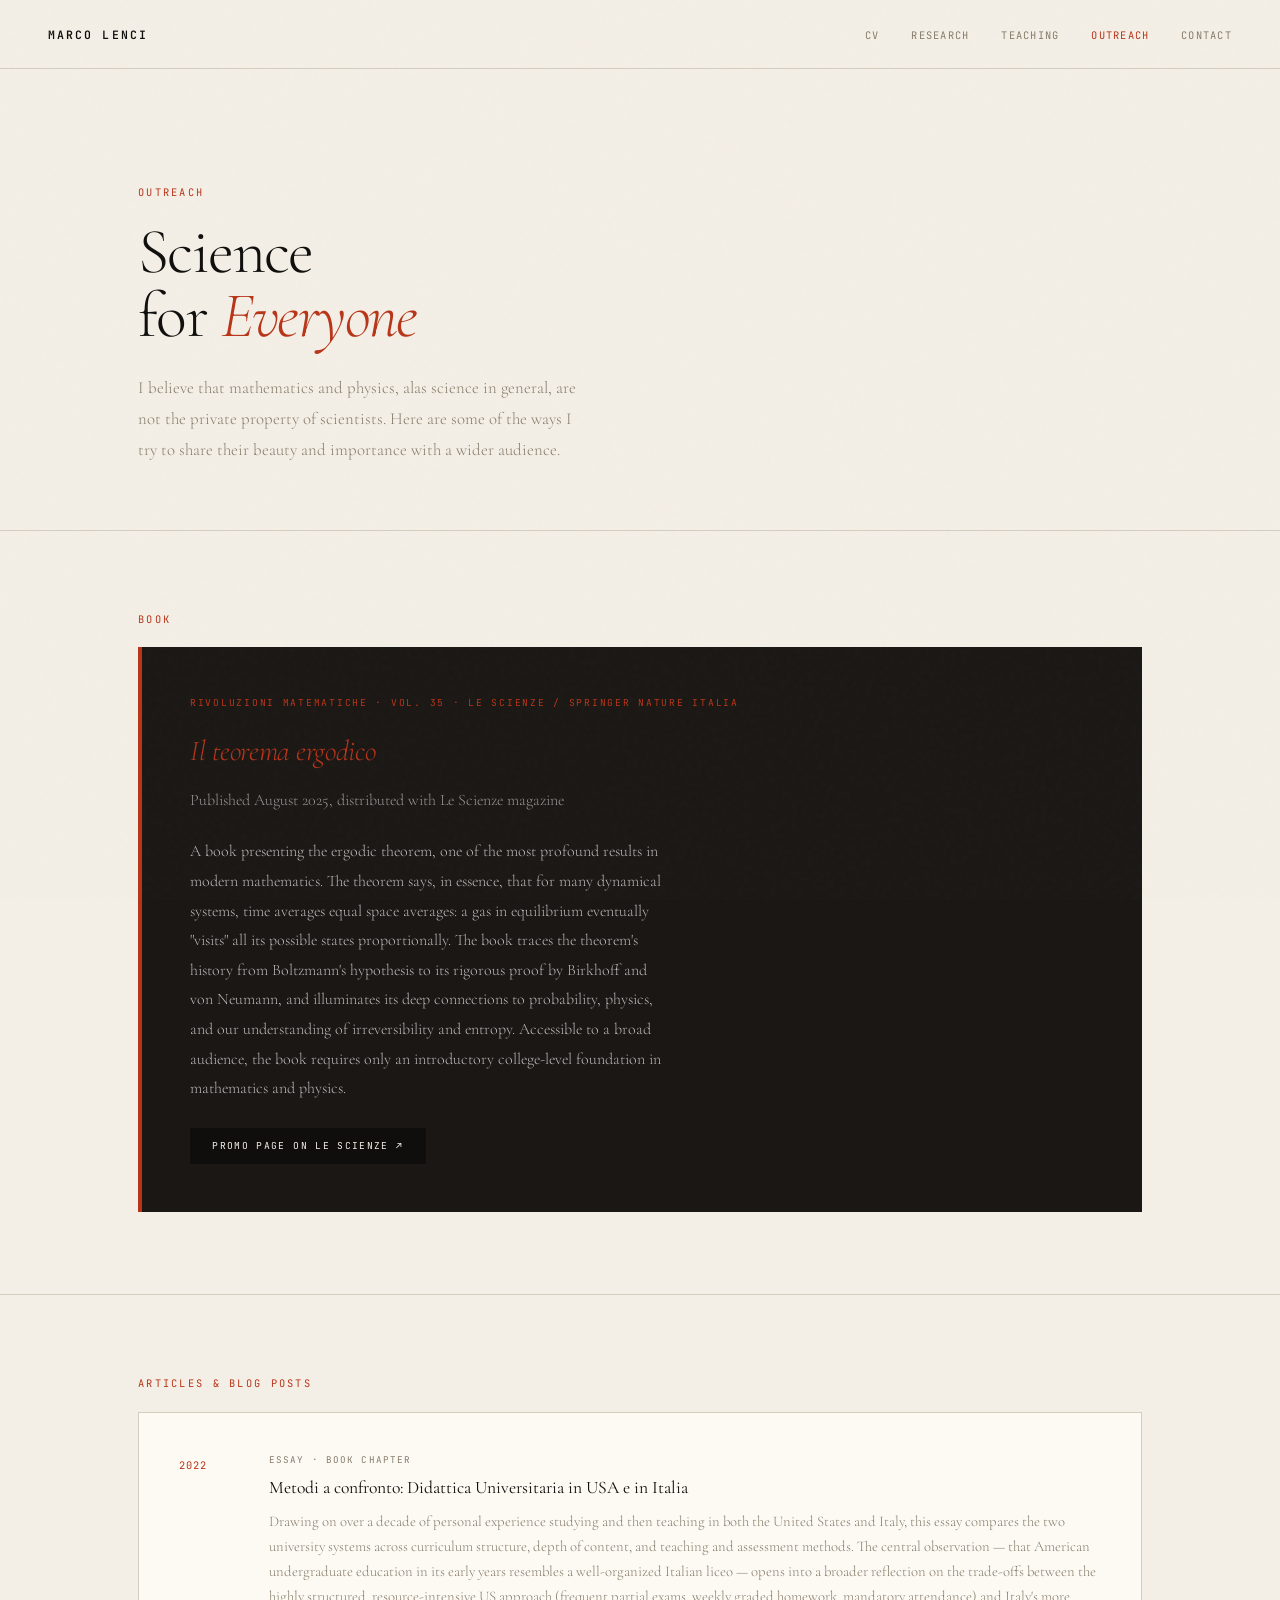
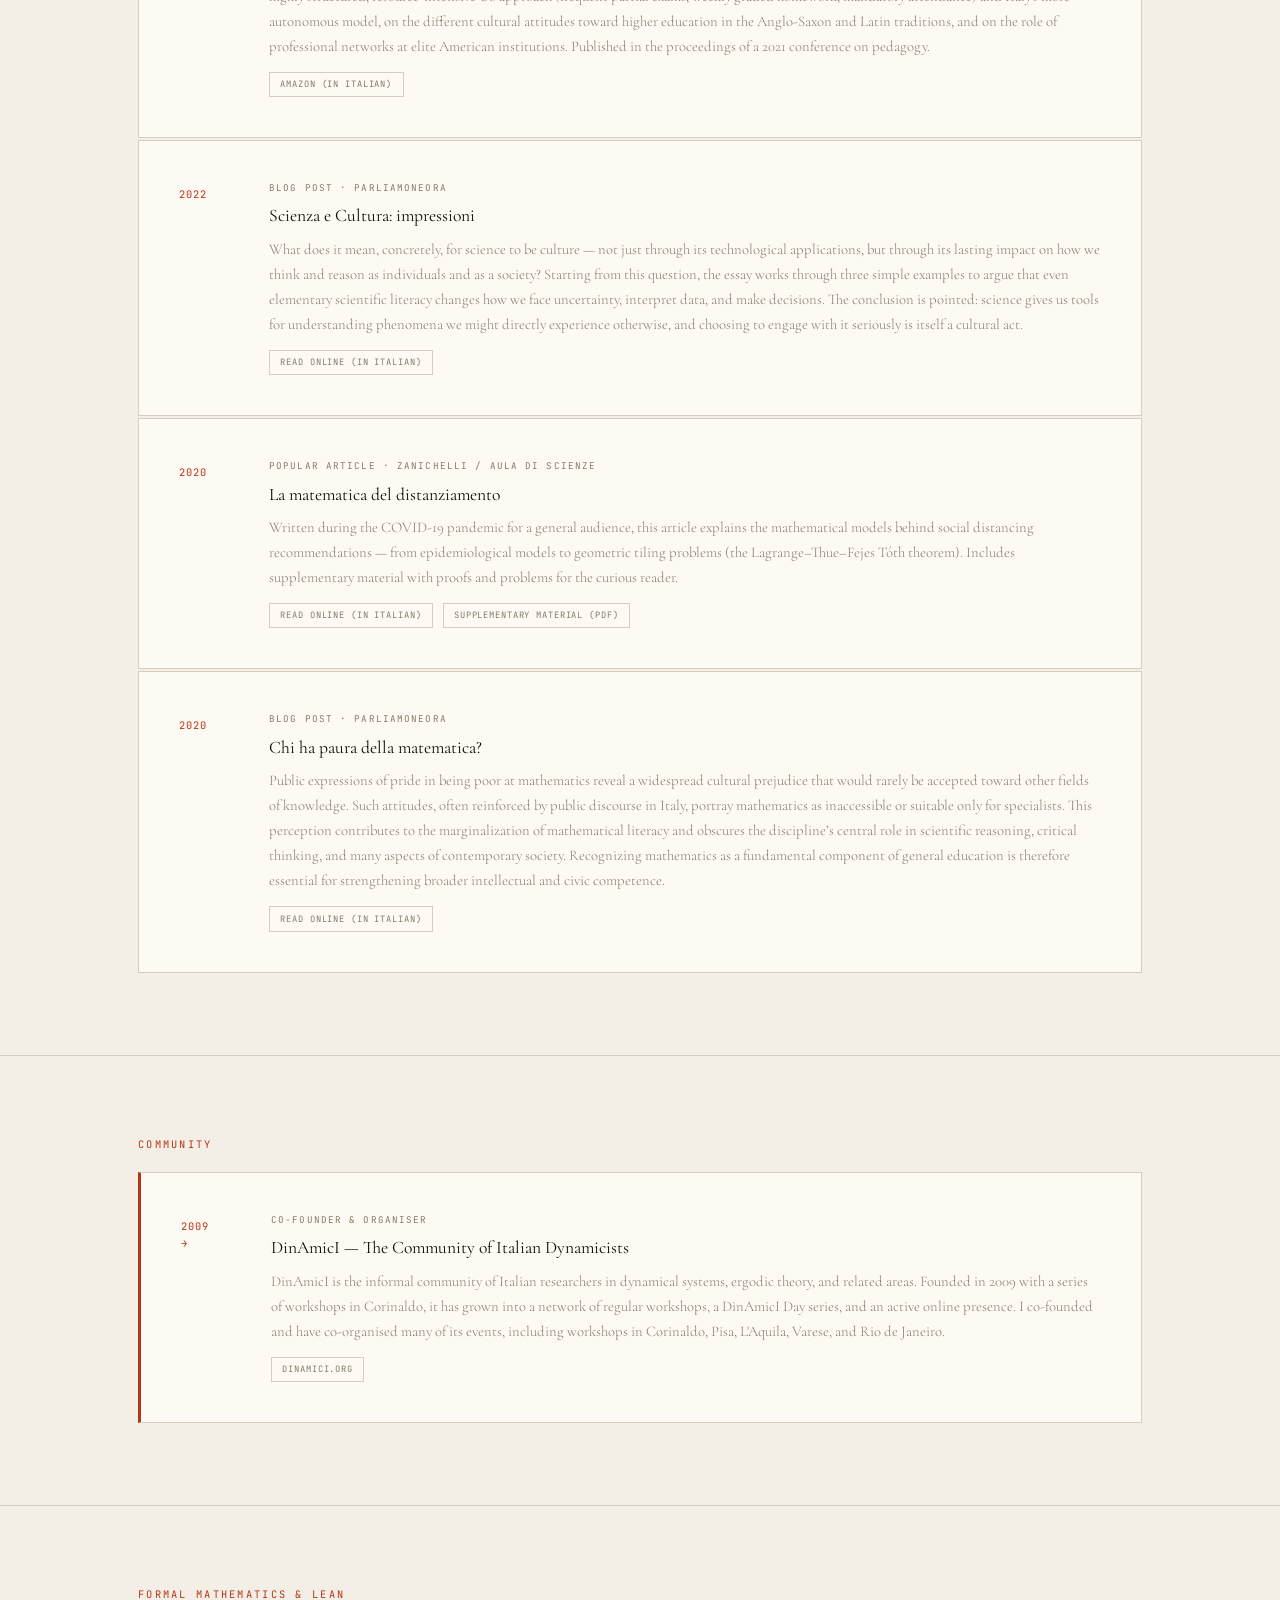
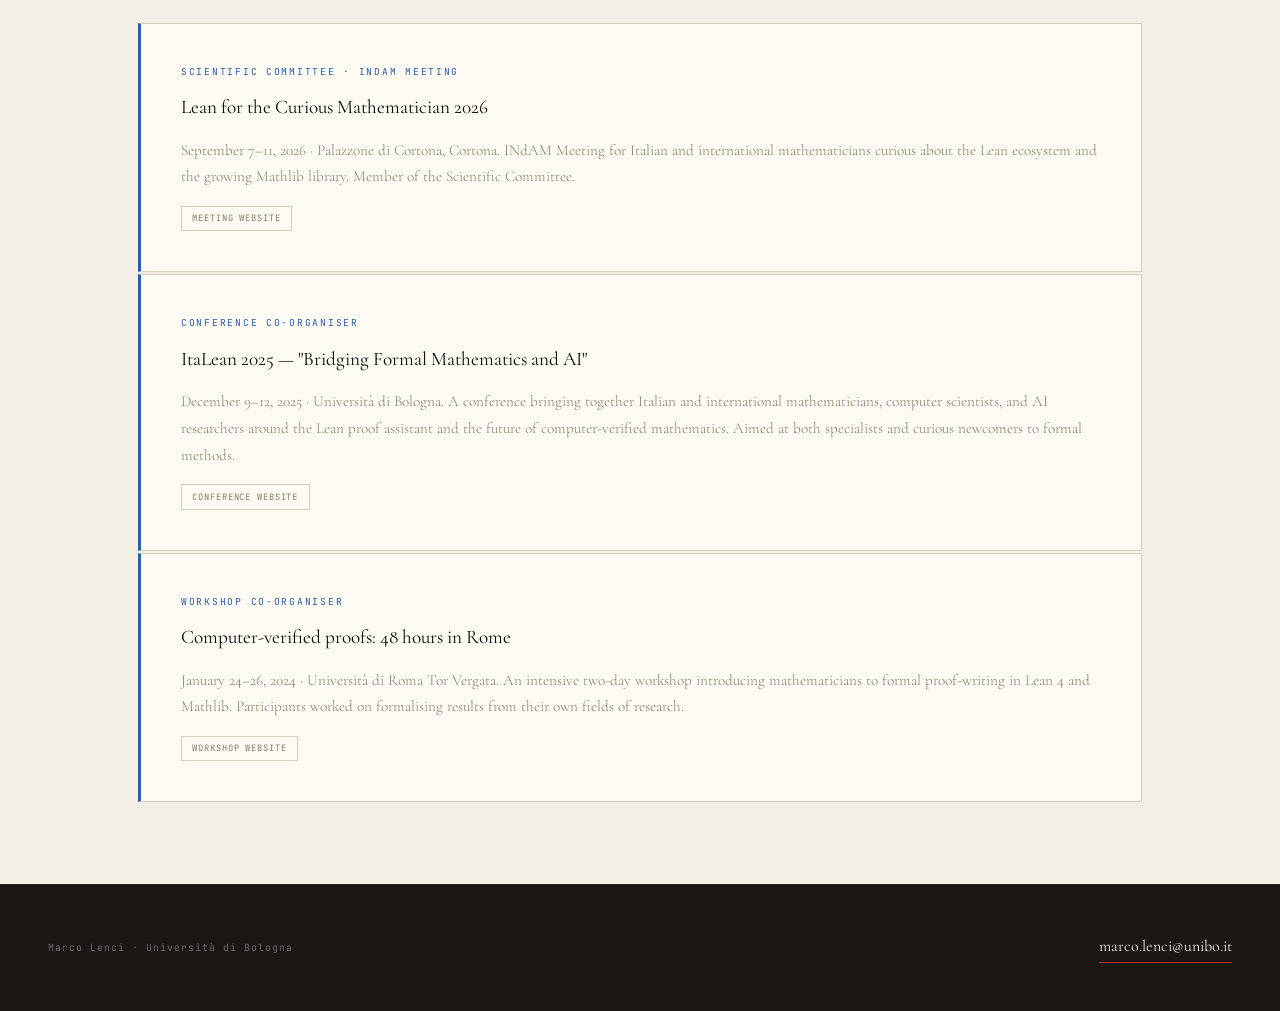
<file: outreach/index.html>
<!DOCTYPE html>
<html lang="en">
<head>
  <!-- Google tag (gtag.js) -->
  <script async src="https://www.googletagmanager.com/gtag/js?id=G-YN9978VXXJ"></script>
  <script>
    window.dataLayer = window.dataLayer || [];
    function gtag(){dataLayer.push(arguments);}
    gtag('js', new Date());
    gtag('config', 'G-YN9978VXXJ');
  </script>
  <meta charset="UTF-8"><meta name="viewport" content="width=device-width, initial-scale=1.0">
  <title>Outreach — Marco Lenci</title>
  <link rel="preconnect" href="https://fonts.googleapis.com">
  <link href="https://fonts.googleapis.com/css2?family=Cormorant+Garamond:ital,wght@0,300;0,400;0,600;1,300;1,400&family=JetBrains+Mono:wght@300;400;600&display=swap" rel="stylesheet">
  <link rel="stylesheet" href="../style.css">
  <style>
    .page-header{padding:7rem 0 4rem;border-bottom:1px solid var(--rule);}
    .page-title{font-size:clamp(2.8rem,5vw,4.5rem);font-weight:300;letter-spacing:-.025em;line-height:1.0;}
    .page-title em{font-style:italic;color:var(--accent);}

    .out-card{display:grid;grid-template-columns:auto 1fr;gap:2.5rem;padding:2.5rem;background:var(--bright);border:1px solid var(--rule);margin-bottom:2px;transition:transform .2s;}
    .out-card:hover{transform:translateY(-2px);}
    .out-year{font-family:'JetBrains Mono',monospace;font-size:.65rem;color:var(--accent);letter-spacing:.1em;width:50px;padding-top:.3rem;}
    .out-type{font-family:'JetBrains Mono',monospace;font-size:.58rem;letter-spacing:.12em;text-transform:uppercase;color:var(--muted);margin-bottom:.5rem;}
    .out-title{font-size:1.1rem;font-weight:400;margin-bottom:.5rem;line-height:1.4;}
    .out-desc{font-size:.92rem;font-weight:300;color:var(--muted);line-height:1.7;margin-bottom:.8rem;}
    .out-links{display:flex;gap:.6rem;flex-wrap:wrap;}

    /* Book highlight */
    .book-card{background:var(--dark);color:var(--paper);padding:3rem;border-left:4px solid var(--accent);margin-bottom:2px;}
    .book-eyebrow{font-family:'JetBrains Mono',monospace;font-size:.6rem;letter-spacing:.18em;text-transform:uppercase;color:var(--accent);margin-bottom:1rem;}
    .book-title{font-size:1.8rem;font-weight:300;letter-spacing:-.01em;margin-bottom:.8rem;color:#fff;}
    .book-title em{font-style:italic;color:var(--accent);}
    .book-sub{font-size:1rem;font-weight:300;color:rgba(255,255,255,.55);margin-bottom:1.5rem;}
    .book-desc{font-size:1rem;font-weight:300;line-height:1.85;color:rgba(255,255,255,.7);max-width:60ch;}
    .book-links{display:flex;gap:.8rem;margin-top:1.5rem;flex-wrap:wrap;}

    .lean-out-block{background:var(--bright);border:1px solid var(--rule);border-left:3px solid var(--accent2);padding:2.5rem;margin-bottom:2px;}
    .lean-out-eyebrow{font-family:'JetBrains Mono',monospace;font-size:.6rem;letter-spacing:.18em;text-transform:uppercase;color:var(--accent2);margin-bottom:.8rem;}
    .lean-out-title{font-size:1.2rem;font-weight:400;margin-bottom:.8rem;}
    .lean-out-desc{font-size:.95rem;font-weight:300;color:var(--muted);line-height:1.75;}
    .lean-out-links{display:flex;gap:.6rem;flex-wrap:wrap;margin-top:1rem;}

    @media(max-width:768px){.out-card{grid-template-columns:1fr;gap:1rem;}.out-year{width:auto;}}
  </style>
</head>
<body>
<nav>
  <a href="../index.html" class="nav-logo">Marco Lenci</a>
  <ul class="nav-links">
    <li><a href="../cv/index.html">CV</a></li>
    <li><a href="../research/index.html">Research</a></li>
    <li><a href="../teaching/index.html">Teaching</a></li>
    <li><a href="index.html" class="active">Outreach</a></li>
    <li><a href="../contact/index.html">Contact</a></li>
  </ul>
</nav>
<div class="page-wrap">
  <div class="page-header">
    <div class="inner">
      <span class="sec-eyebrow">Outreach</span>
      <h1 class="page-title">Science<br>for <em>Everyone</em></h1>
      <p style="font-size:1.05rem;font-weight:300;color:var(--muted);margin-top:1.5rem;max-width:55ch;line-height:1.85;">I believe that mathematics and physics, alas science in general, are not the private property of scientists. Here are some of the ways I try to share their beauty and importance with a wider audience.</p>
    </div>
  </div>

  <!-- BOOK HIGHLIGHT -->
  <section>
    <div class="inner">
      <span class="sec-eyebrow reveal">Book</span>

      <div class="book-card reveal">
        <div class="book-eyebrow">Rivoluzioni Matematiche · Vol. 35 · Le Scienze / Springer Nature Italia</div>
        <h2 class="book-title"><em>Il teorema ergodico</em></h2>
        <div class="book-sub">Published August 2025, distributed with Le Scienze magazine</div>
        <p class="book-desc">A book presenting the ergodic theorem, one of the most profound results in modern mathematics. The theorem says, in essence, that for many dynamical systems, time averages equal space averages: a gas in equilibrium eventually "visits" all its possible states proportionally. The book traces the theorem's history from Boltzmann's hypothesis to its rigorous proof by Birkhoff and von Neumann, and illuminates its deep connections to probability, physics, and our understanding of irreversibility and entropy. Accessible to a broad audience, the book requires only an introductory college-level foundation in mathematics and physics.</p>
        <div class="book-links">
          <a href="https://www.lescienze.it/collane/teoremi/2025/07/29/news/probabilita_e_termodinamica-19713699/" class="btn btn-dark" target="_blank" style="font-size:.6rem">Promo page on Le Scienze ↗</a>
        </div>
      </div>
    </div>
  </section>

  <!-- ARTICLES & BLOG POSTS -->
  <section>
    <div class="inner">
      <span class="sec-eyebrow reveal">Articles &amp; Blog Posts</span>

      <div class="reveal">
        <div class="out-card">
          <span class="out-year">2022</span>
          <div>
            <div class="out-type">Essay · Book chapter</div>
            <div class="out-title">Metodi a confronto: Didattica Universitaria in USA e in Italia</div>
            <div class="out-desc">Drawing on over a decade of personal experience studying and then teaching in both the United States and Italy, this essay compares the two university systems across curriculum structure, depth of content, and teaching and assessment methods. The central observation — that American undergraduate education in its early years resembles a well-organized Italian liceo — opens into a broader reflection on the trade-offs between the highly structured, resource-intensive US approach (frequent partial exams, weekly graded homework, mandatory attendance) and Italy's more autonomous model, on the different cultural attitudes toward higher education in the Anglo-Saxon and Latin traditions, and on the role of professional networks at elite American institutions. Published in the proceedings of a 2021 conference on pedagogy.</div>
            <div class="out-links">
              <a href="https://www.amazon.it/dp/B0B5NH96MB/ref=cm_sw_r_awdo_AX148FG2SA0BBDTXX90K_1" target="_blank" class="btn-sm">Amazon (in Italian)</a>
            </div>
          </div>
        </div>

        <div class="out-card">
          <span class="out-year">2022</span>
          <div>
            <div class="out-type">Blog post · ParliamoneOra</div>
            <div class="out-title">Scienza e Cultura: impressioni</div>
            <div class="out-desc">What does it mean, concretely, for science to be culture — not just through its technological applications, but through its lasting impact on how we think and reason as individuals and as a society? Starting from this question, the essay works through three simple examples to argue that even elementary scientific literacy changes how we face uncertainty, interpret data, and make decisions. The conclusion is pointed: science gives us tools for understanding phenomena we might directly experience otherwise, and choosing to engage with it seriously is itself a cultural act.</div>
            <div class="out-links">
              <a href="http://www.parliamoneora.it/scienza-e-cultura-impressioni/" target="_blank" class="btn-sm">Read online (in Italian)</a>
            </div>
          </div>
        </div>

        <div class="out-card">
          <span class="out-year">2020</span>
          <div>
            <div class="out-type">Popular article · Zanichelli / Aula di Scienze</div>
            <div class="out-title">La matematica del distanziamento</div>
            <div class="out-desc">Written during the COVID-19 pandemic for a general audience, this article explains the mathematical models behind social distancing recommendations — from epidemiological models to geometric tiling problems (the Lagrange–Thue–Fejes Tóth theorem). Includes supplementary material with proofs and problems for the curious reader.</div>
            <div class="out-links">
              <a href="https://aulascienze.scuola.zanichelli.it/come-te-lo-spiego/2020/05/15/la-matematica-del-distanziamento/" target="_blank" class="btn-sm">Read online (in Italian)</a>
              <a href="https://aulascienze.scuola.zanichelli.it/wp-content/uploads/2020/05/Dimosrazione_teorema_Lagrange_Thue_Fejes_Toth.pdf" target="_blank" class="btn-sm">Supplementary material (PDF)</a>
            </div>
          </div>
        </div>

        <div class="out-card">
          <span class="out-year">2020</span>
          <div>
            <div class="out-type">Blog post · ParliamoneOra</div>
            <div class="out-title">Chi ha paura della matematica?</div>
            <div class="out-desc">Public expressions of pride in being poor at mathematics reveal a widespread cultural prejudice that would rarely be accepted toward other fields of knowledge. Such attitudes, often reinforced by public discourse in Italy, portray mathematics as inaccessible or suitable only for specialists. This perception contributes to the marginalization of mathematical literacy and obscures the discipline’s central role in scientific reasoning, critical thinking, and many aspects of contemporary society. Recognizing mathematics as a fundamental component of general education is therefore essential for strengthening broader intellectual and civic competence.</div>
            <div class="out-links">
              <a href="http://www.parliamoneora.it/matematica/" target="_blank" class="btn-sm">Read online (in Italian)</a>
            </div>
          </div>
        </div>
      </div>
    </div>
  </section>

  <!-- DINAMICI -->
  <section>
    <div class="inner">
      <span class="sec-eyebrow reveal">Community</span>
      <div class="out-card reveal" style="border-left:3px solid var(--accent);">
        <span class="out-year">2009<br>→</span>
        <div>
          <div class="out-type">Co-founder &amp; organiser</div>
          <div class="out-title">DinAmicI — The Community of Italian Dynamicists</div>
          <div class="out-desc">DinAmicI is the informal community of Italian researchers in dynamical systems, ergodic theory, and related areas. Founded in 2009 with a series of workshops in Corinaldo, it has grown into a network of regular workshops, a DinAmicI Day series, and an active online presence. I co-founded and have co-organised many of its events, including workshops in Corinaldo, Pisa, L'Aquila, Varese, and Rio de Janeiro.</div>
          <div class="out-links">
            <a href="http://dinamici.org" target="_blank" class="btn-sm">dinamici.org</a>
          </div>
        </div>
      </div>
    </div>
  </section>

  <!-- LEAN / FORMAL MATH OUTREACH -->
  <section>
    <div class="inner">
      <span class="sec-eyebrow reveal">Formal Mathematics &amp; Lean</span>

      <div class="lean-out-block reveal">
        <div class="lean-out-eyebrow">Scientific committee · INdAM Meeting</div>
        <div class="lean-out-title">Lean for the Curious Mathematician 2026</div>
        <div class="lean-out-desc">September 7–11, 2026 · Palazzone di Cortona, Cortona. INdAM Meeting for Italian and international mathematicians curious about the Lean ecosystem and the growing Mathlib library. Member of the Scientific Committee.</div>
        <div class="lean-out-links">
          <a href="https://amosturchet.github.io/lftcm26/index.html" target="_blank" class="btn-sm">Meeting website</a>
        </div>
      </div>

      <div class="lean-out-block reveal">
        <div class="lean-out-eyebrow">Conference co-organiser</div>
        <div class="lean-out-title">ItaLean 2025 — "Bridging Formal Mathematics and AI"</div>
        <div class="lean-out-desc">December 9–12, 2025 · Università di Bologna. A conference bringing together Italian and international mathematicians, computer scientists, and AI researchers around the Lean proof assistant and the future of computer-verified mathematics. Aimed at both specialists and curious newcomers to formal methods.</div>
        <div class="lean-out-links">
          <a href="https://pitmonticone.github.io/ItaLean2025/" target="_blank" class="btn-sm">Conference website</a>
        </div>
      </div>

      <div class="lean-out-block reveal">
        <div class="lean-out-eyebrow">Workshop co-organiser</div>
        <div class="lean-out-title">Computer-verified proofs: 48 hours in Rome</div>
        <div class="lean-out-desc">January 24–26, 2024 · Università di Roma Tor Vergata. An intensive two-day workshop introducing mathematicians to formal proof-writing in Lean 4 and Mathlib. Participants worked on formalising results from their own fields of research.</div>
        <div class="lean-out-links">
          <a href="https://www.mat.uniroma2.it/butterley/formalisation/" target="_blank" class="btn-sm">Workshop website</a>
        </div>
      </div>

    </div>
  </section>
</div>

<footer>
  <div class="footer-left">
    Marco Lenci · Università di Bologna
  </div>
  <a href="mailto:marco.lenci@unibo.it" class="footer-email">marco.lenci@unibo.it</a>
</footer>
<script>
  const obs=new IntersectionObserver(es=>es.forEach((e,i)=>{if(e.isIntersecting){setTimeout(()=>e.target.classList.add('visible'),i*60);obs.unobserve(e.target);}}),{threshold:.04});
  document.querySelectorAll('.reveal').forEach(el=>obs.observe(el));
</script>
</body>
</html>
</file>
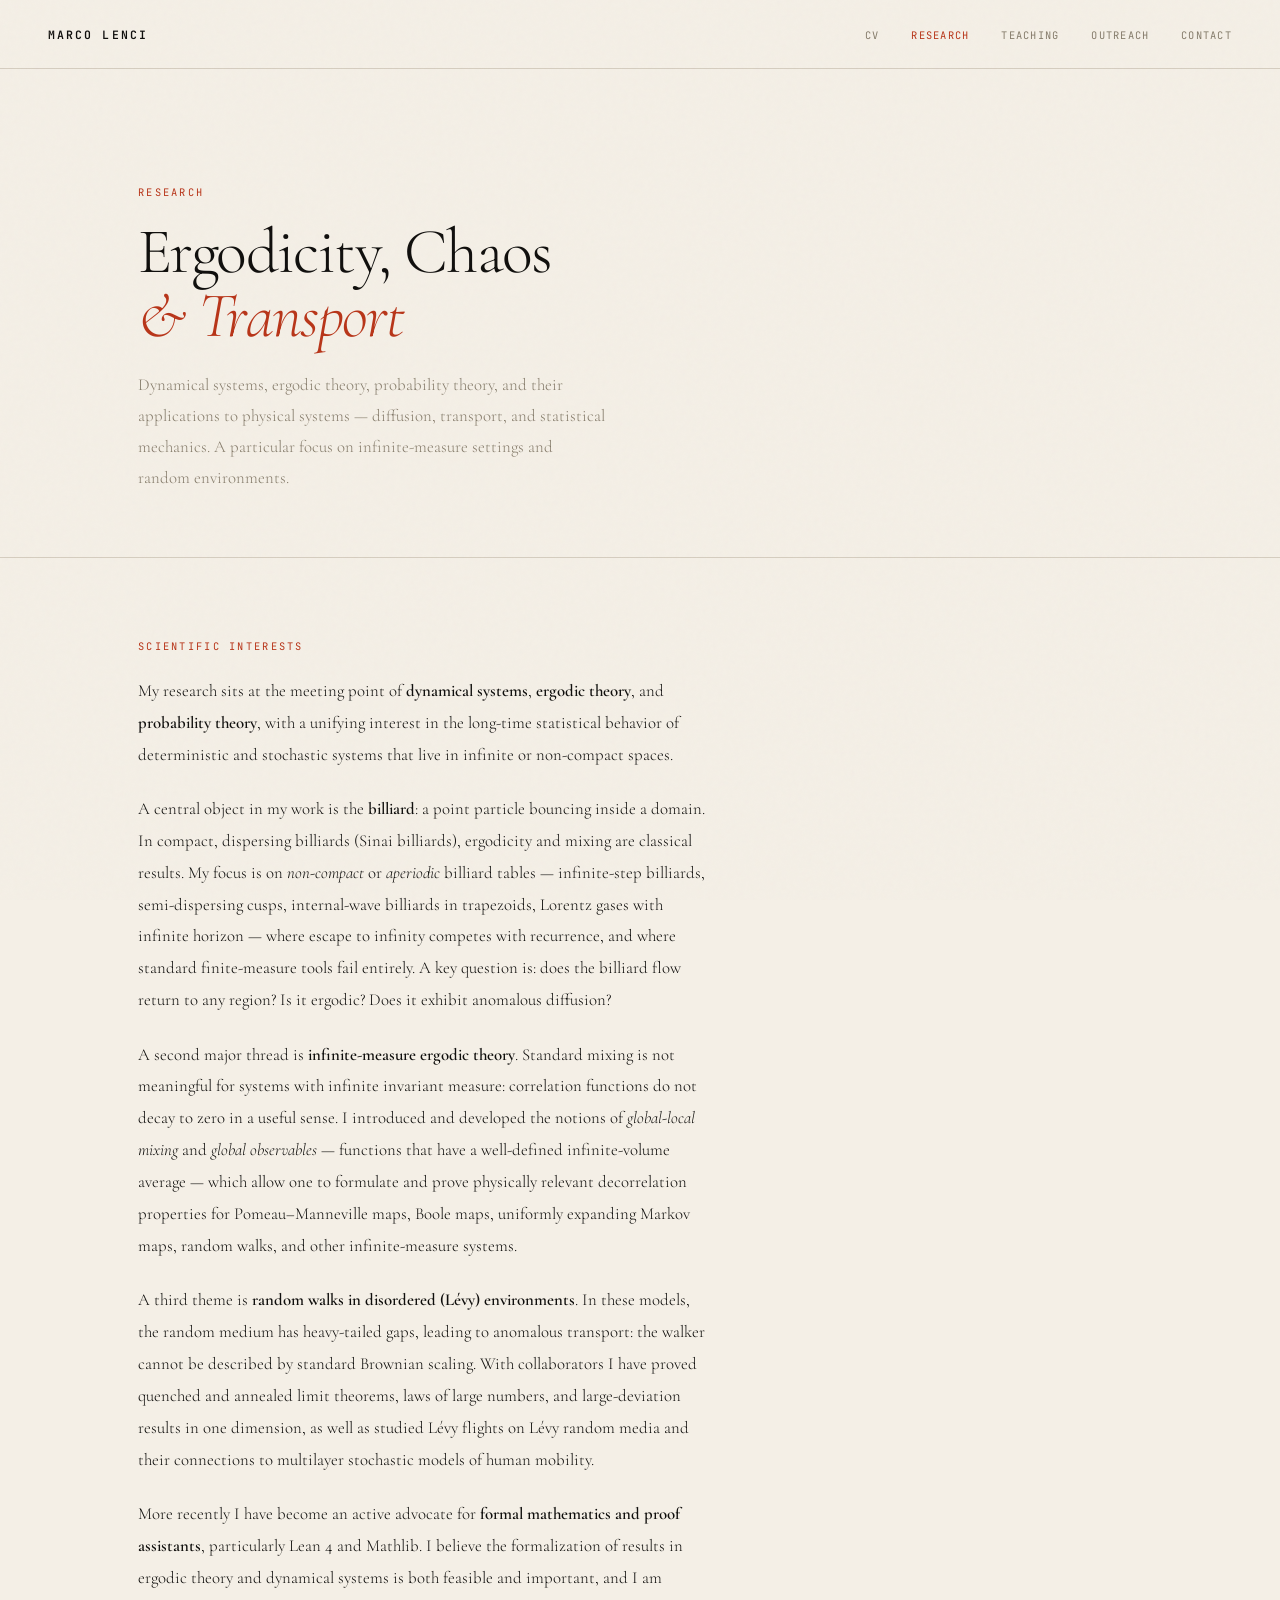
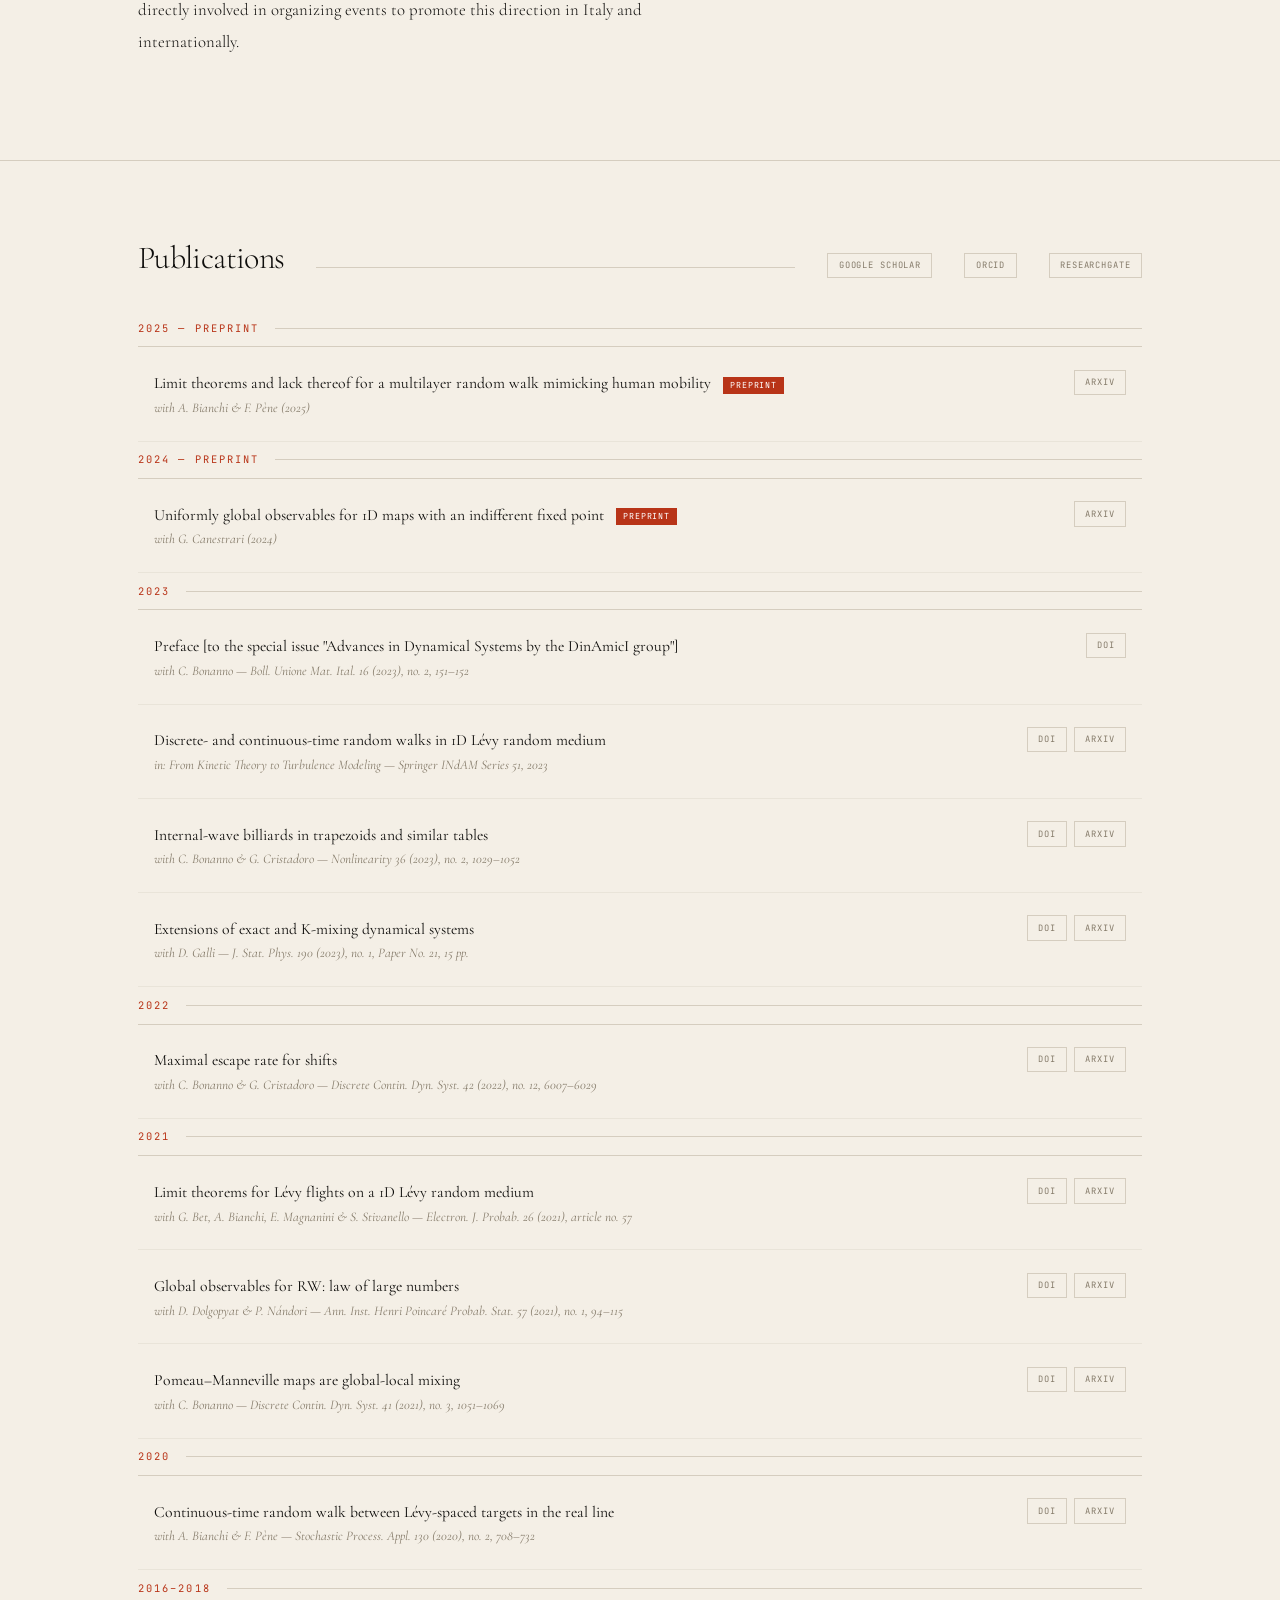
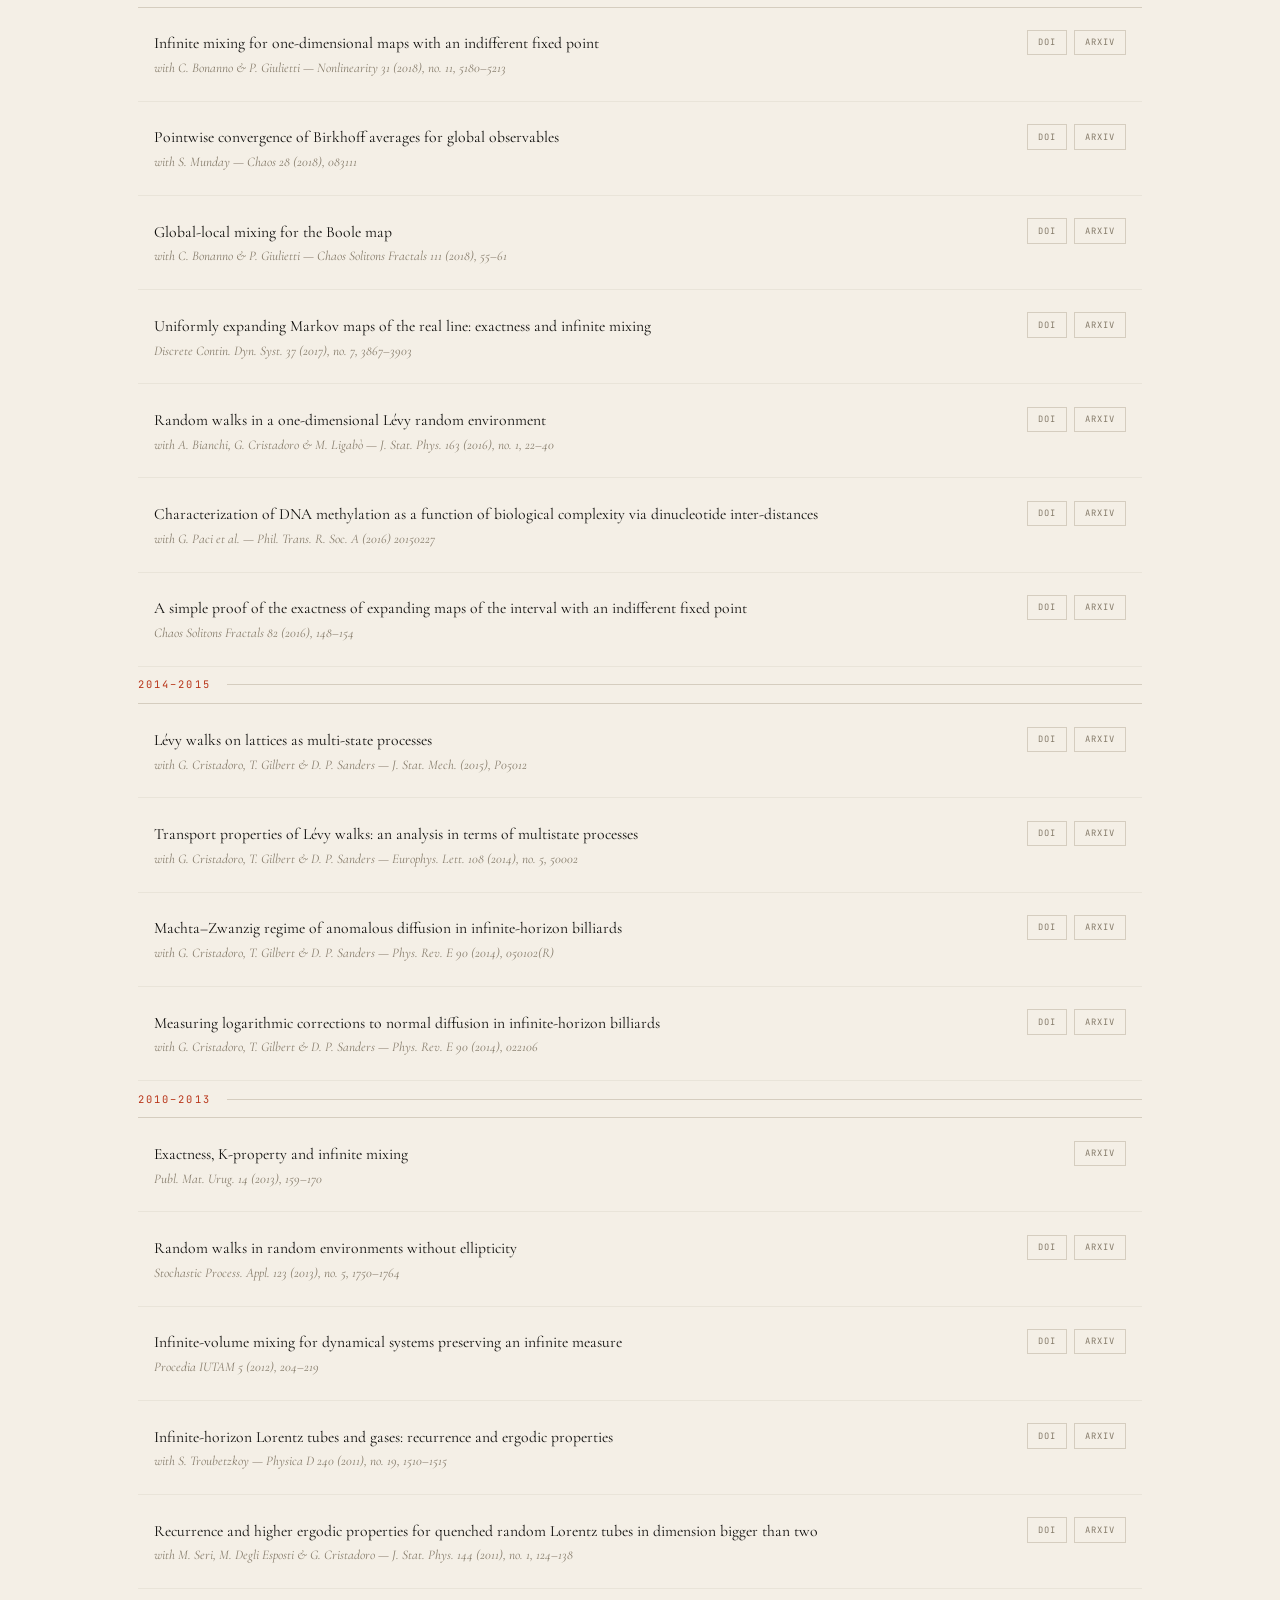
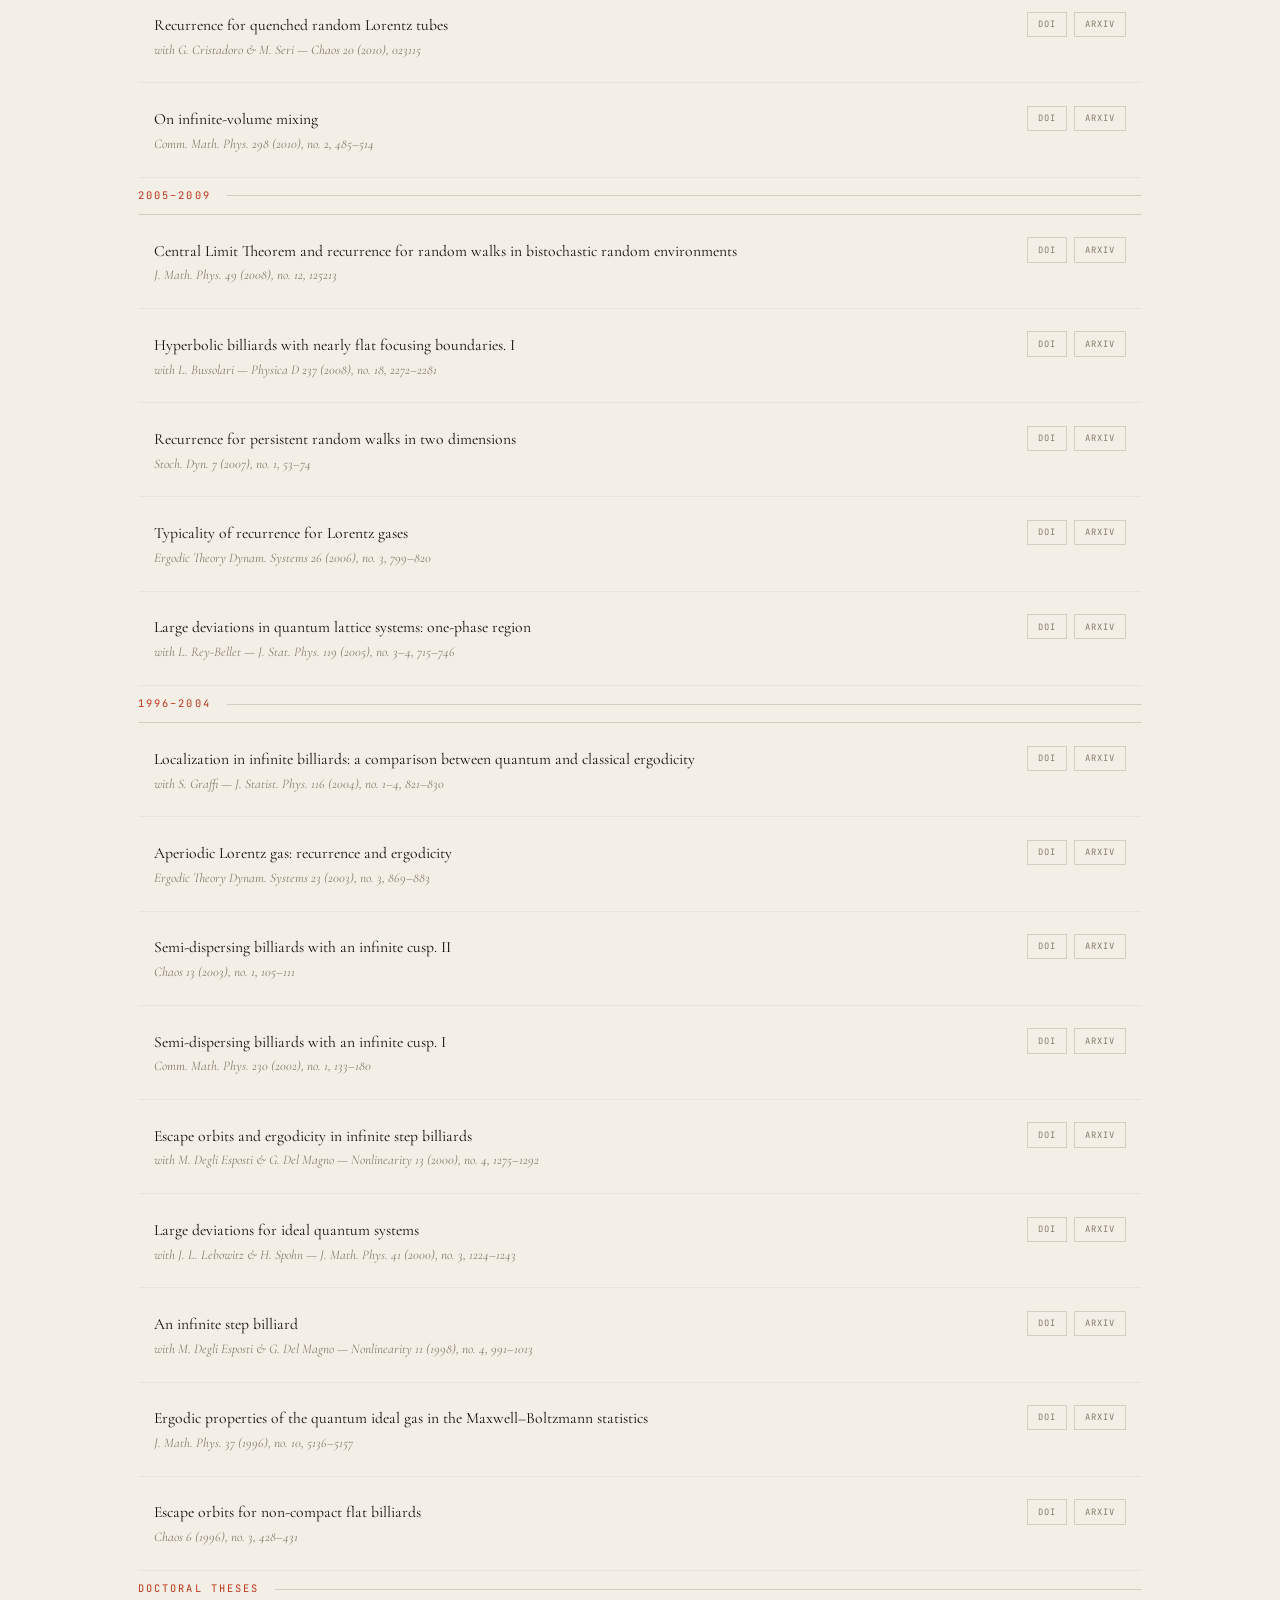
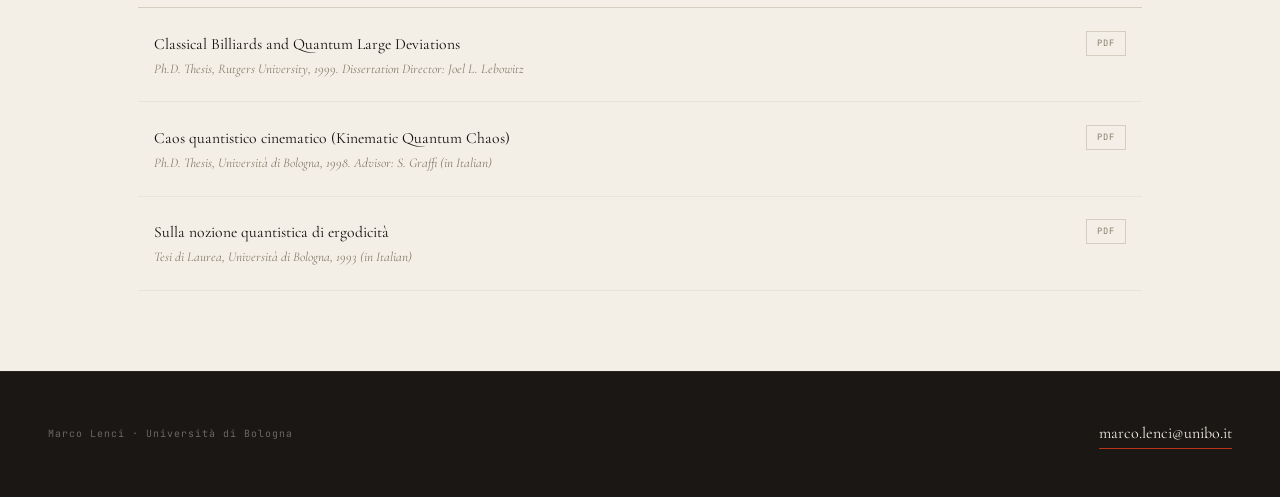
<file: research/index.html>
<!DOCTYPE html>
<html lang="en">
<head>
  <!-- Google tag (gtag.js) -->
  <script async src="https://www.googletagmanager.com/gtag/js?id=G-YN9978VXXJ"></script>
  <script>
    window.dataLayer = window.dataLayer || [];
    function gtag(){dataLayer.push(arguments);}
    gtag('js', new Date());
    gtag('config', 'G-YN9978VXXJ');
  </script>
  <meta charset="UTF-8"><meta name="viewport" content="width=device-width, initial-scale=1.0">
  <title>Research — Marco Lenci</title>
  <link rel="preconnect" href="https://fonts.googleapis.com">
  <link href="https://fonts.googleapis.com/css2?family=Cormorant+Garamond:ital,wght@0,300;0,400;0,600;1,300;1,400&family=JetBrains+Mono:wght@300;400;600&display=swap" rel="stylesheet">
  <link rel="stylesheet" href="../style.css">
  <style>
    .page-header{padding:7rem 0 4rem;border-bottom:1px solid var(--rule);}
    .page-header .inner{display:grid;grid-template-columns:1fr 1fr;gap:4rem;align-items:end;}
    .page-title{font-size:clamp(2.8rem,5vw,5rem);font-weight:300;letter-spacing:-.025em;line-height:1.0;}
    .page-title em{font-style:italic;color:var(--accent);}
    .page-intro{font-size:1.05rem;font-weight:300;line-height:1.85;color:var(--muted);margin-top:1.3rem;}
    .interests-prose{font-size:1.05rem;font-weight:300;line-height:1.9;max-width:72ch;}
    .interests-prose p{margin-bottom:1.4rem;}
    .interests-prose strong{font-weight:600;}
    .pub-year-label{font-family:'JetBrains Mono',monospace;font-size:.65rem;letter-spacing:.2em;text-transform:uppercase;color:var(--accent);padding:.6rem 0;border-bottom:1px solid var(--rule);margin-bottom:0;display:flex;align-items:center;gap:1rem;}
    .pub-year-label::after{content:'';flex:1;height:1px;background:var(--rule);}
    .pub-item{display:grid;grid-template-columns:1fr auto;gap:1.5rem;padding:1.3rem 1rem;border-bottom:1px solid rgba(213,205,191,.35);transition:background .18s;align-items:start;}
    .pub-item:hover{background:var(--bright);}
    .pub-num{font-family:'JetBrains Mono',monospace;font-size:.6rem;color:var(--muted);margin-right:.8rem;}
    .pub-title{font-size:.98rem;font-weight:400;line-height:1.5;margin-bottom:.3rem;}
    .pub-meta{font-size:.83rem;color:var(--muted);font-style:italic;}
    .pub-links{display:flex;gap:.4rem;flex-shrink:0;padding-top:.1rem;}
    .badge-pre{display:inline-block;font-family:'JetBrains Mono',monospace;font-size:.52rem;letter-spacing:.1em;text-transform:uppercase;padding:.15rem .45rem;background:var(--accent);color:#fff;vertical-align:middle;margin-left:.5rem;}
    @media(max-width:768px){.page-header .inner{grid-template-columns:1fr;}.pub-item{grid-template-columns:1fr;}}
  </style>
</head>
<body>
<nav>
  <a href="../index.html" class="nav-logo">Marco Lenci</a>
  <ul class="nav-links">
    <li><a href="../cv/index.html">CV</a></li>
    <li><a href="index.html" class="active">Research</a></li>
    <li><a href="../teaching/index.html">Teaching</a></li>
    <li><a href="../outreach/index.html">Outreach</a></li>
    <li><a href="../contact/index.html">Contact</a></li>
  </ul>
</nav>
<div class="page-wrap">
  <div class="page-header">
    <div class="inner">
      <div>
        <span class="sec-eyebrow">Research</span>
        <h1 class="page-title">Ergodicity, Chaos<br><em>&amp; Transport</em></h1>
        <p class="page-intro">Dynamical systems, ergodic theory, probability theory, and their applications to physical systems — diffusion, transport, and statistical mechanics. A particular focus on infinite-measure settings and random environments.</p>
      </div>
      <div></div>
    </div>
  </div>

  <section>
    <div class="inner">
      <span class="sec-eyebrow reveal">Scientific Interests</span>
      <div class="interests-prose reveal">
        <p>My research sits at the meeting point of <strong>dynamical systems</strong>, <strong>ergodic theory</strong>, and <strong>probability theory</strong>, with a unifying interest in the long-time statistical behavior of deterministic and stochastic systems that live in infinite or non-compact spaces.</p>
        <p>A central object in my work is the <strong>billiard</strong>: a point particle bouncing inside a domain. In compact, dispersing billiards (Sinai billiards), ergodicity and mixing are classical results. My focus is on <em>non-compact</em> or <em>aperiodic</em> billiard tables — infinite-step billiards, semi-dispersing cusps, internal-wave billiards in trapezoids, Lorentz gases with infinite horizon — where escape to infinity competes with recurrence, and where standard finite-measure tools fail entirely. A key question is: does the billiard flow return to any region? Is it ergodic? Does it exhibit anomalous diffusion?</p>
        <p>A second major thread is <strong>infinite-measure ergodic theory</strong>. Standard mixing is not meaningful for systems with infinite invariant measure: correlation functions do not decay to zero in a useful sense. I introduced and developed the notions of <em>global-local mixing</em> and <em>global observables</em> — functions that have a well-defined infinite-volume average — which allow one to formulate and prove physically relevant decorrelation properties for Pomeau–Manneville maps, Boole maps, uniformly expanding Markov maps, random walks, and other infinite-measure systems.</p>
        <p>A third theme is <strong>random walks in disordered (Lévy) environments</strong>. In these models, the random medium has heavy-tailed gaps, leading to anomalous transport: the walker cannot be described by standard Brownian scaling. With collaborators I have proved quenched and annealed limit theorems, laws of large numbers, and large-deviation results in one dimension, as well as studied Lévy flights on Lévy random media and their connections to multilayer stochastic models of human mobility.</p>
        <p>More recently I have become an active advocate for <strong>formal mathematics and proof assistants</strong>, particularly Lean 4 and Mathlib. I believe the formalization of results in ergodic theory and dynamical systems is both feasible and important, and I am directly involved in organizing events to promote this direction in Italy and internationally.</p>
      </div>
    </div>
  </section>

  <section id="publications">
    <div class="inner">
      <div class="reveal" style="display:flex;align-items:baseline;gap:2rem;margin-bottom:2rem;flex-wrap:wrap;">
        <h2 class="sec-title" style="font-size:2rem">Publications</h2>
        <div style="flex:1;height:1px;background:var(--rule);min-width:20px"></div>
        <a href="https://scholar.google.it/citations?user=Z6OLx1oAAAAJ" target="_blank" class="btn-sm">Google Scholar</a>
        <a href="https://orcid.org/0000-0002-4283-7488" target="_blank" class="btn-sm">ORCID</a>
        <a href="https://www.researchgate.net/profile/Marco-Lenci-2" target="_blank" class="btn-sm">ResearchGate</a>
      </div>

      <div class="reveal">
        <div class="pub-year-label">2025 — Preprint</div>
        <div class="pub-item">
          <div><span class="pub-title">Limit theorems and lack thereof for a multilayer random walk mimicking human mobility <span class="badge-pre">preprint</span></span><div class="pub-meta">with A. Bianchi &amp; F. Pène (2025)</div></div>
          <div class="pub-links"><a href="https://arxiv.org/abs/2503.01503" class="btn-sm arxiv" target="_blank">arXiv</a></div>
        </div>
      </div>

      <div class="reveal">
        <div class="pub-year-label">2024 — Preprint</div>
        <div class="pub-item">
          <div><span class="pub-title">Uniformly global observables for 1D maps with an indifferent fixed point <span class="badge-pre">preprint</span></span><div class="pub-meta">with G. Canestrari (2024)</div></div>
          <div class="pub-links"><a href="https://arxiv.org/abs/2405.05948" class="btn-sm arxiv" target="_blank">arXiv</a></div>
        </div>
      </div>

      <div class="reveal">
        <div class="pub-year-label">2023</div>
        <div class="pub-item">
          <div><span class="pub-title">Preface [to the special issue "Advances in Dynamical Systems by the DinAmicI group"]</span><div class="pub-meta">with C. Bonanno — Boll. Unione Mat. Ital. 16 (2023), no. 2, 151–152</div></div>
          <div class="pub-links"><a href="https://doi.org/10.1007/s40574-023-00366-8" class="btn-sm" target="_blank">DOI</a></div>
        </div>
        <div class="pub-item">
          <div><span class="pub-title">Discrete- and continuous-time random walks in 1D Lévy random medium</span><div class="pub-meta">in: From Kinetic Theory to Turbulence Modeling — Springer INdAM Series 51, 2023</div></div>
          <div class="pub-links"><a href="https://doi.org/10.1007/978-981-19-6462-6_13" class="btn-sm" target="_blank">DOI</a><a href="https://arxiv.org/abs/2112.08822" class="btn-sm arxiv" target="_blank">arXiv</a></div>
        </div>
        <div class="pub-item">
          <div><span class="pub-title">Internal-wave billiards in trapezoids and similar tables</span><div class="pub-meta">with C. Bonanno &amp; G. Cristadoro — Nonlinearity 36 (2023), no. 2, 1029–1052</div></div>
          <div class="pub-links"><a href="https://doi.org/10.1088/1361-6544/ac98ef" class="btn-sm" target="_blank">DOI</a><a href="https://arxiv.org/abs/2102.01654" class="btn-sm arxiv" target="_blank">arXiv</a></div>
        </div>
        <div class="pub-item">
          <div><span class="pub-title">Extensions of exact and K-mixing dynamical systems</span><div class="pub-meta">with D. Galli — J. Stat. Phys. 190 (2023), no. 1, Paper No. 21, 15 pp.</div></div>
          <div class="pub-links"><a href="https://doi.org/10.1007/s10955-022-03039-6" class="btn-sm" target="_blank">DOI</a><a href="https://arxiv.org/abs/2203.11822" class="btn-sm arxiv" target="_blank">arXiv</a></div>
        </div>
      </div>

      <div class="reveal">
        <div class="pub-year-label">2022</div>
        <div class="pub-item">
          <div><span class="pub-title">Maximal escape rate for shifts</span><div class="pub-meta">with C. Bonanno &amp; G. Cristadoro — Discrete Contin. Dyn. Syst. 42 (2022), no. 12, 6007–6029</div></div>
          <div class="pub-links"><a href="https://doi.org/10.3934/dcds.2022135" class="btn-sm" target="_blank">DOI</a><a href="https://arxiv.org/abs/2112.14248" class="btn-sm arxiv" target="_blank">arXiv</a></div>
        </div>
      </div>

      <div class="reveal">
        <div class="pub-year-label">2021</div>
        <div class="pub-item">
          <div><span class="pub-title">Limit theorems for Lévy flights on a 1D Lévy random medium</span><div class="pub-meta">with G. Bet, A. Bianchi, E. Magnanini &amp; S. Stivanello — Electron. J. Probab. 26 (2021), article no. 57</div></div>
          <div class="pub-links"><a href="https://doi.org/10.1214/21-EJP626" class="btn-sm" target="_blank">DOI</a><a href="https://arxiv.org/abs/2007.03384" class="btn-sm arxiv" target="_blank">arXiv</a></div>
        </div>
        <div class="pub-item">
          <div><span class="pub-title">Global observables for RW: law of large numbers</span><div class="pub-meta">with D. Dolgopyat &amp; P. Nándori — Ann. Inst. Henri Poincaré Probab. Stat. 57 (2021), no. 1, 94–115</div></div>
          <div class="pub-links"><a href="https://doi.org/10.1214/20-AIHP1072" class="btn-sm" target="_blank">DOI</a><a href="https://arxiv.org/abs/1902.11071" class="btn-sm arxiv" target="_blank">arXiv</a></div>
        </div>
        <div class="pub-item">
          <div><span class="pub-title">Pomeau–Manneville maps are global-local mixing</span><div class="pub-meta">with C. Bonanno — Discrete Contin. Dyn. Syst. 41 (2021), no. 3, 1051–1069</div></div>
          <div class="pub-links"><a href="https://doi.org/10.3934/dcds.2020309" class="btn-sm" target="_blank">DOI</a><a href="https://arxiv.org/abs/1911.02913" class="btn-sm arxiv" target="_blank">arXiv</a></div>
        </div>
      </div>

      <div class="reveal">
        <div class="pub-year-label">2020</div>
        <div class="pub-item">
          <div><span class="pub-title">Continuous-time random walk between Lévy-spaced targets in the real line</span><div class="pub-meta">with A. Bianchi &amp; F. Pène — Stochastic Process. Appl. 130 (2020), no. 2, 708–732</div></div>
          <div class="pub-links"><a href="https://doi.org/10.1016/j.spa.2019.03.010" class="btn-sm" target="_blank">DOI</a><a href="https://arxiv.org/abs/1806.02278" class="btn-sm arxiv" target="_blank">arXiv</a></div>
        </div>
      </div>

      <div class="reveal">
        <div class="pub-year-label">2016–2018</div>
        <div class="pub-item">
          <div><span class="pub-title">Infinite mixing for one-dimensional maps with an indifferent fixed point</span><div class="pub-meta">with C. Bonanno &amp; P. Giulietti — Nonlinearity 31 (2018), no. 11, 5180–5213</div></div>
          <div class="pub-links"><a href="https://doi.org/10.1088/1361-6544/aadc04" class="btn-sm" target="_blank">DOI</a><a href="https://arxiv.org/abs/1708.09369" class="btn-sm arxiv" target="_blank">arXiv</a></div>
        </div>
        <div class="pub-item">
          <div><span class="pub-title">Pointwise convergence of Birkhoff averages for global observables</span><div class="pub-meta">with S. Munday — Chaos 28 (2018), 083111</div></div>
          <div class="pub-links"><a href="https://doi.org/10.1063/1.5036652" class="btn-sm" target="_blank">DOI</a><a href="https://arxiv.org/abs/1804.05359" class="btn-sm arxiv" target="_blank">arXiv</a></div>
        </div>
        <div class="pub-item">
          <div><span class="pub-title">Global-local mixing for the Boole map</span><div class="pub-meta">with C. Bonanno &amp; P. Giulietti — Chaos Solitons Fractals 111 (2018), 55–61</div></div>
          <div class="pub-links"><a href="https://doi.org/10.1016/j.chaos.2018.03.020" class="btn-sm" target="_blank">DOI</a><a href="https://arxiv.org/abs/1802.00397" class="btn-sm arxiv" target="_blank">arXiv</a></div>
        </div>
        <div class="pub-item">
          <div><span class="pub-title">Uniformly expanding Markov maps of the real line: exactness and infinite mixing</span><div class="pub-meta">Discrete Contin. Dyn. Syst. 37 (2017), no. 7, 3867–3903</div></div>
          <div class="pub-links"><a href="https://doi.org/10.3934/dcds.2017163" class="btn-sm" target="_blank">DOI</a><a href="https://arxiv.org/abs/1404.2212" class="btn-sm arxiv" target="_blank">arXiv</a></div>
        </div>
        <div class="pub-item">
          <div><span class="pub-title">Random walks in a one-dimensional Lévy random environment</span><div class="pub-meta">with A. Bianchi, G. Cristadoro &amp; M. Ligabò — J. Stat. Phys. 163 (2016), no. 1, 22–40</div></div>
          <div class="pub-links"><a href="https://doi.org/10.1007/s10955-016-1469-0" class="btn-sm" target="_blank">DOI</a><a href="https://arxiv.org/abs/1411.0586" class="btn-sm arxiv" target="_blank">arXiv</a></div>
        </div>
        <div class="pub-item">
          <div><span class="pub-title">Characterization of DNA methylation as a function of biological complexity via dinucleotide inter-distances</span><div class="pub-meta">with G. Paci et al. — Phil. Trans. R. Soc. A (2016) 20150227</div></div>
          <div class="pub-links"><a href="https://doi.org/10.1098/rsta.2015.0227" class="btn-sm" target="_blank">DOI</a><a href="https://arxiv.org/abs/1511.08445" class="btn-sm arxiv" target="_blank">arXiv</a></div>
        </div>
        <div class="pub-item">
          <div><span class="pub-title">A simple proof of the exactness of expanding maps of the interval with an indifferent fixed point</span><div class="pub-meta">Chaos Solitons Fractals 82 (2016), 148–154</div></div>
          <div class="pub-links"><a href="https://doi.org/10.1016/j.chaos.2015.11.024" class="btn-sm" target="_blank">DOI</a><a href="https://arxiv.org/abs/1511.05906" class="btn-sm arxiv" target="_blank">arXiv</a></div>
        </div>
      </div>

      <div class="reveal">
        <div class="pub-year-label">2014–2015</div>
        <div class="pub-item">
          <div><span class="pub-title">Lévy walks on lattices as multi-state processes</span><div class="pub-meta">with G. Cristadoro, T. Gilbert &amp; D. P. Sanders — J. Stat. Mech. (2015), P05012</div></div>
          <div class="pub-links"><a href="https://doi.org/10.1088/1742-5468/2015/05/P05012" class="btn-sm" target="_blank">DOI</a><a href="https://arxiv.org/abs/1501.05216" class="btn-sm arxiv" target="_blank">arXiv</a></div>
        </div>
        <div class="pub-item">
          <div><span class="pub-title">Transport properties of Lévy walks: an analysis in terms of multistate processes</span><div class="pub-meta">with G. Cristadoro, T. Gilbert &amp; D. P. Sanders — Europhys. Lett. 108 (2014), no. 5, 50002</div></div>
          <div class="pub-links"><a href="https://doi.org/10.1209/0295-5075/108/50002" class="btn-sm" target="_blank">DOI</a><a href="https://arxiv.org/abs/1407.0227" class="btn-sm arxiv" target="_blank">arXiv</a></div>
        </div>
        <div class="pub-item">
          <div><span class="pub-title">Machta–Zwanzig regime of anomalous diffusion in infinite-horizon billiards</span><div class="pub-meta">with G. Cristadoro, T. Gilbert &amp; D. P. Sanders — Phys. Rev. E 90 (2014), 050102(R)</div></div>
          <div class="pub-links"><a href="https://doi.org/10.1103/PhysRevE.90.050102" class="btn-sm" target="_blank">DOI</a><a href="https://arxiv.org/abs/1408.0349" class="btn-sm arxiv" target="_blank">arXiv</a></div>
        </div>
        <div class="pub-item">
          <div><span class="pub-title">Measuring logarithmic corrections to normal diffusion in infinite-horizon billiards</span><div class="pub-meta">with G. Cristadoro, T. Gilbert &amp; D. P. Sanders — Phys. Rev. E 90 (2014), 022106</div></div>
          <div class="pub-links"><a href="https://doi.org/10.1103/PhysRevE.90.022106" class="btn-sm" target="_blank">DOI</a><a href="https://arxiv.org/abs/1405.0975" class="btn-sm arxiv" target="_blank">arXiv</a></div>
        </div>
      </div>

      <div class="reveal">
        <div class="pub-year-label">2010–2013</div>
        <div class="pub-item">
          <div><span class="pub-title">Exactness, K-property and infinite mixing</span><div class="pub-meta">Publ. Mat. Urug. 14 (2013), 159–170</div></div>
          <div class="pub-links"><a href="https://arxiv.org/abs/1212.4099" class="btn-sm arxiv" target="_blank">arXiv</a></div>
        </div>
        <div class="pub-item">
          <div><span class="pub-title">Random walks in random environments without ellipticity</span><div class="pub-meta">Stochastic Process. Appl. 123 (2013), no. 5, 1750–1764</div></div>
          <div class="pub-links"><a href="https://doi.org/10.1016/j.spa.2013.01.007" class="btn-sm" target="_blank">DOI</a><a href="https://arxiv.org/abs/1106.6008" class="btn-sm arxiv" target="_blank">arXiv</a></div>
        </div>
        <div class="pub-item">
          <div><span class="pub-title">Infinite-volume mixing for dynamical systems preserving an infinite measure</span><div class="pub-meta">Procedia IUTAM 5 (2012), 204–219</div></div>
          <div class="pub-links"><a href="https://doi.org/10.1016/j.piutam.2012.06.028" class="btn-sm" target="_blank">DOI</a><a href="https://arxiv.org/abs/1202.6391" class="btn-sm arxiv" target="_blank">arXiv</a></div>
        </div>
        <div class="pub-item">
          <div><span class="pub-title">Infinite-horizon Lorentz tubes and gases: recurrence and ergodic properties</span><div class="pub-meta">with S. Troubetzkoy — Physica D 240 (2011), no. 19, 1510–1515</div></div>
          <div class="pub-links"><a href="https://doi.org/10.1016/j.physd.2011.06.020" class="btn-sm" target="_blank">DOI</a><a href="https://arxiv.org/abs/1103.6110" class="btn-sm arxiv" target="_blank">arXiv</a></div>
        </div>
        <div class="pub-item">
          <div><span class="pub-title">Recurrence and higher ergodic properties for quenched random Lorentz tubes in dimension bigger than two</span><div class="pub-meta">with M. Seri, M. Degli Esposti &amp; G. Cristadoro — J. Stat. Phys. 144 (2011), no. 1, 124–138</div></div>
          <div class="pub-links"><a href="https://doi.org/10.1007/s10955-011-0244-5" class="btn-sm" target="_blank">DOI</a><a href="https://arxiv.org/abs/1011.6414" class="btn-sm arxiv" target="_blank">arXiv</a></div>
        </div>
        <div class="pub-item">
          <div><span class="pub-title">Recurrence for quenched random Lorentz tubes</span><div class="pub-meta">with G. Cristadoro &amp; M. Seri — Chaos 20 (2010), 023115</div></div>
          <div class="pub-links"><a href="https://doi.org/10.1063/1.3405290" class="btn-sm" target="_blank">DOI</a><a href="https://arxiv.org/abs/0909.3069" class="btn-sm arxiv" target="_blank">arXiv</a></div>
        </div>
        <div class="pub-item">
          <div><span class="pub-title">On infinite-volume mixing</span><div class="pub-meta">Comm. Math. Phys. 298 (2010), no. 2, 485–514</div></div>
          <div class="pub-links"><a href="https://doi.org/10.1007/s00220-010-1043-6" class="btn-sm" target="_blank">DOI</a><a href="https://arxiv.org/abs/0906.4059" class="btn-sm arxiv" target="_blank">arXiv</a></div>
        </div>
      </div>

      <div class="reveal">
        <div class="pub-year-label">2005–2009</div>
        <div class="pub-item">
          <div><span class="pub-title">Central Limit Theorem and recurrence for random walks in bistochastic random environments</span><div class="pub-meta">J. Math. Phys. 49 (2008), no. 12, 125213</div></div>
          <div class="pub-links"><a href="https://doi.org/10.1063/1.3005226" class="btn-sm" target="_blank">DOI</a><a href="https://arxiv.org/abs/0810.2324" class="btn-sm arxiv" target="_blank">arXiv</a></div>
        </div>
        <div class="pub-item">
          <div><span class="pub-title">Hyperbolic billiards with nearly flat focusing boundaries. I</span><div class="pub-meta">with L. Bussolari — Physica D 237 (2008), no. 18, 2272–2281</div></div>
          <div class="pub-links"><a href="https://doi.org/10.1016/j.physd.2008.02.006" class="btn-sm" target="_blank">DOI</a><a href="https://arxiv.org/abs/0712.3802" class="btn-sm arxiv" target="_blank">arXiv</a></div>
        </div>
        <div class="pub-item">
          <div><span class="pub-title">Recurrence for persistent random walks in two dimensions</span><div class="pub-meta">Stoch. Dyn. 7 (2007), no. 1, 53–74</div></div>
          <div class="pub-links"><a href="https://doi.org/10.1142/S0219493707001937" class="btn-sm" target="_blank">DOI</a><a href="https://arxiv.org/abs/math/0507411" class="btn-sm arxiv" target="_blank">arXiv</a></div>
        </div>
        <div class="pub-item">
          <div><span class="pub-title">Typicality of recurrence for Lorentz gases</span><div class="pub-meta">Ergodic Theory Dynam. Systems 26 (2006), no. 3, 799–820</div></div>
          <div class="pub-links"><a href="https://doi.org/10.1017/S0143385706000022" class="btn-sm" target="_blank">DOI</a><a href="https://arxiv.org/abs/math/0410355" class="btn-sm arxiv" target="_blank">arXiv</a></div>
        </div>
        <div class="pub-item">
          <div><span class="pub-title">Large deviations in quantum lattice systems: one-phase region</span><div class="pub-meta">with L. Rey-Bellet — J. Stat. Phys. 119 (2005), no. 3–4, 715–746</div></div>
          <div class="pub-links"><a href="https://doi.org/10.1007/s10955-005-3015-3" class="btn-sm" target="_blank">DOI</a><a href="https://arxiv.org/abs/math-ph/0406065" class="btn-sm arxiv" target="_blank">arXiv</a></div>
        </div>
      </div>

      <div class="reveal">
        <div class="pub-year-label">1996–2004</div>
        <div class="pub-item">
          <div><span class="pub-title">Localization in infinite billiards: a comparison between quantum and classical ergodicity</span><div class="pub-meta">with S. Graffi — J. Statist. Phys. 116 (2004), no. 1–4, 821–830</div></div>
          <div class="pub-links"><a href="https://doi.org/10.1023/B:JOSS.0000037218.05161.f3" class="btn-sm" target="_blank">DOI</a><a href="https://arxiv.org/abs/math-ph/0306075" class="btn-sm arxiv" target="_blank">arXiv</a></div>
        </div>
        <div class="pub-item">
          <div><span class="pub-title">Aperiodic Lorentz gas: recurrence and ergodicity</span><div class="pub-meta">Ergodic Theory Dynam. Systems 23 (2003), no. 3, 869–883</div></div>
          <div class="pub-links"><a href="https://doi.org/10.1017/S0143385702001529" class="btn-sm" target="_blank">DOI</a><a href="https://arxiv.org/abs/math/0206299" class="btn-sm arxiv" target="_blank">arXiv</a></div>
        </div>
        <div class="pub-item">
          <div><span class="pub-title">Semi-dispersing billiards with an infinite cusp. II</span><div class="pub-meta">Chaos 13 (2003), no. 1, 105–111</div></div>
          <div class="pub-links"><a href="https://doi.org/10.1063/1.1539802" class="btn-sm" target="_blank">DOI</a><a href="https://arxiv.org/abs/nlin/0201052" class="btn-sm arxiv" target="_blank">arXiv</a></div>
        </div>
        <div class="pub-item">
          <div><span class="pub-title">Semi-dispersing billiards with an infinite cusp. I</span><div class="pub-meta">Comm. Math. Phys. 230 (2002), no. 1, 133–180</div></div>
          <div class="pub-links"><a href="https://doi.org/10.1007/s00220-002-0710-7" class="btn-sm" target="_blank">DOI</a><a href="https://arxiv.org/abs/nlin/0107041" class="btn-sm arxiv" target="_blank">arXiv</a></div>
        </div>
        <div class="pub-item">
          <div><span class="pub-title">Escape orbits and ergodicity in infinite step billiards</span><div class="pub-meta">with M. Degli Esposti &amp; G. Del Magno — Nonlinearity 13 (2000), no. 4, 1275–1292</div></div>
          <div class="pub-links"><a href="https://doi.org/10.1088/0951-7715/13/4/316" class="btn-sm" target="_blank">DOI</a><a href="https://arxiv.org/abs/chao-dyn/9906017" class="btn-sm arxiv" target="_blank">arXiv</a></div>
        </div>
        <div class="pub-item">
          <div><span class="pub-title">Large deviations for ideal quantum systems</span><div class="pub-meta">with J. L. Lebowitz &amp; H. Spohn — J. Math. Phys. 41 (2000), no. 3, 1224–1243</div></div>
          <div class="pub-links"><a href="https://doi.org/10.1063/1.533185" class="btn-sm" target="_blank">DOI</a><a href="https://arxiv.org/abs/math-ph/9906014" class="btn-sm arxiv" target="_blank">arXiv</a></div>
        </div>
        <div class="pub-item">
          <div><span class="pub-title">An infinite step billiard</span><div class="pub-meta">with M. Degli Esposti &amp; G. Del Magno — Nonlinearity 11 (1998), no. 4, 991–1013</div></div>
          <div class="pub-links"><a href="https://doi.org/10.1088/0951-7715/11/4/013" class="btn-sm" target="_blank">DOI</a><a href="https://arxiv.org/abs/chao-dyn/9709006" class="btn-sm arxiv" target="_blank">arXiv</a></div>
        </div>
        <div class="pub-item">
          <div><span class="pub-title">Ergodic properties of the quantum ideal gas in the Maxwell–Boltzmann statistics</span><div class="pub-meta">J. Math. Phys. 37 (1996), no. 10, 5136–5157</div></div>
          <div class="pub-links"><a href="https://doi.org/10.1063/1.531684" class="btn-sm" target="_blank">DOI</a><a href="https://arxiv.org/abs/chao-dyn/9605005" class="btn-sm arxiv" target="_blank">arXiv</a></div>
        </div>
        <div class="pub-item">
          <div><span class="pub-title">Escape orbits for non-compact flat billiards</span><div class="pub-meta">Chaos 6 (1996), no. 3, 428–431</div></div>
          <div class="pub-links"><a href="https://doi.org/10.1063/1.166173" class="btn-sm" target="_blank">DOI</a><a href="https://arxiv.org/abs/chao-dyn/9602020" class="btn-sm arxiv" target="_blank">arXiv</a></div>
        </div>
      </div>

      <div class="reveal">
        <div class="pub-year-label">Doctoral Theses</div>
        <div class="pub-item">
          <div><span class="pub-title">Classical Billiards and Quantum Large Deviations</span><div class="pub-meta">Ph.D. Thesis, Rutgers University, 1999. Dissertation Director: Joel L. Lebowitz</div></div>
          <div class="pub-links"><a href="phd-thesis.pdf" class="btn-sm" target="_blank">PDF</a></div>
        </div>
        <div class="pub-item">
          <div><span class="pub-title">Caos quantistico cinematico (Kinematic Quantum Chaos)</span><div class="pub-meta">Ph.D. Thesis, Università di Bologna, 1998. Advisor: S. Graffi (in Italian)</div></div>
          <div class="pub-links"><a href="tesi-dott.pdf" class="btn-sm" target="_blank">PDF</a></div>
        </div>
        <div class="pub-item">
          <div><span class="pub-title">Sulla nozione quantistica di ergodicità</span><div class="pub-meta">Tesi di Laurea, Università di Bologna, 1993 (in Italian)</div></div>
          <div class="pub-links"><a href="tesi-laurea.pdf" class="btn-sm" target="_blank">PDF</a></div>
        </div>
      </div>
    </div>
  </section>
</div>
<footer>
  <div class="footer-left">
    Marco Lenci · Università di Bologna
  </div>
  <a href="mailto:marco.lenci@unibo.it" class="footer-email">marco.lenci@unibo.it</a>
</footer>
<script>
  const obs=new IntersectionObserver(es => es.forEach((e,i) => {
  if (e.isIntersecting) { setTimeout(() => e.target.classList.add('visible'), i*70); obs.unobserve(e.target); }
}), { threshold: .08 });
document.querySelectorAll('.reveal').forEach(el => obs.observe(el));
</script>
</body>
</html>
</file>
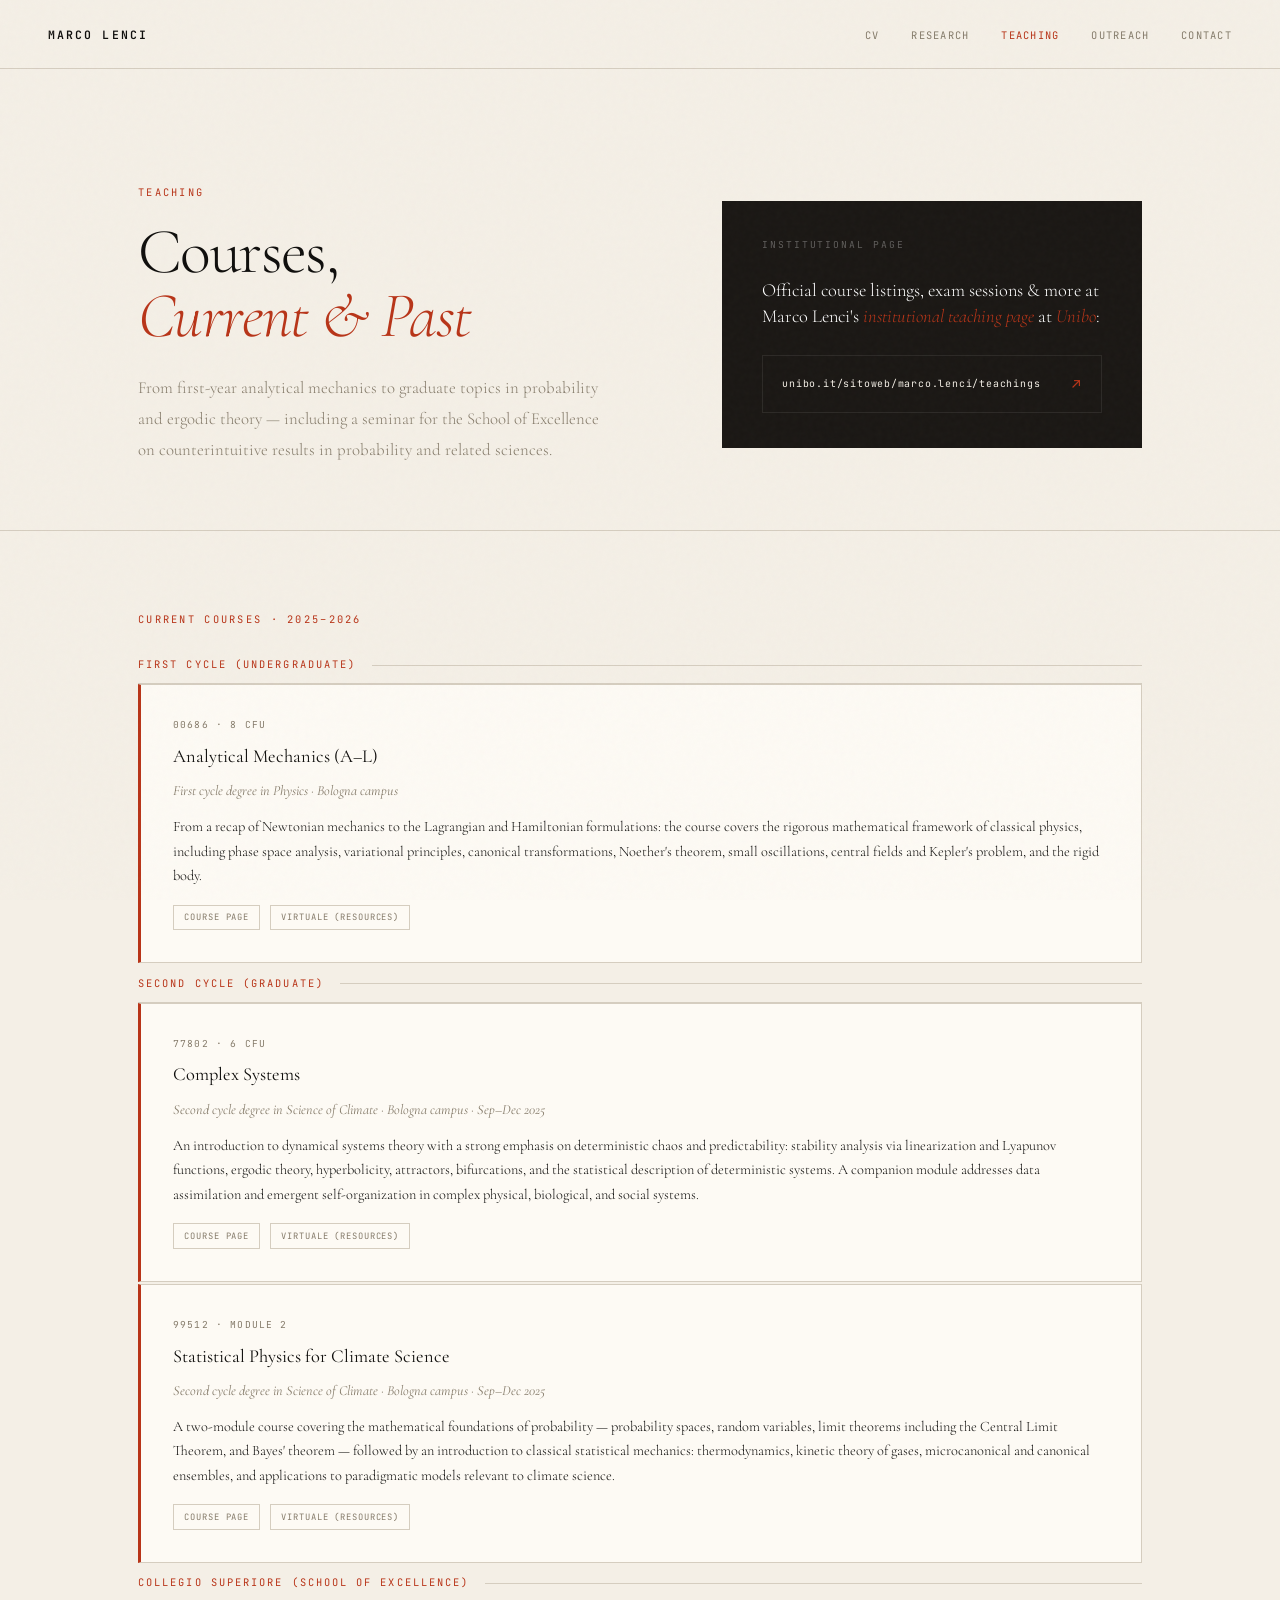
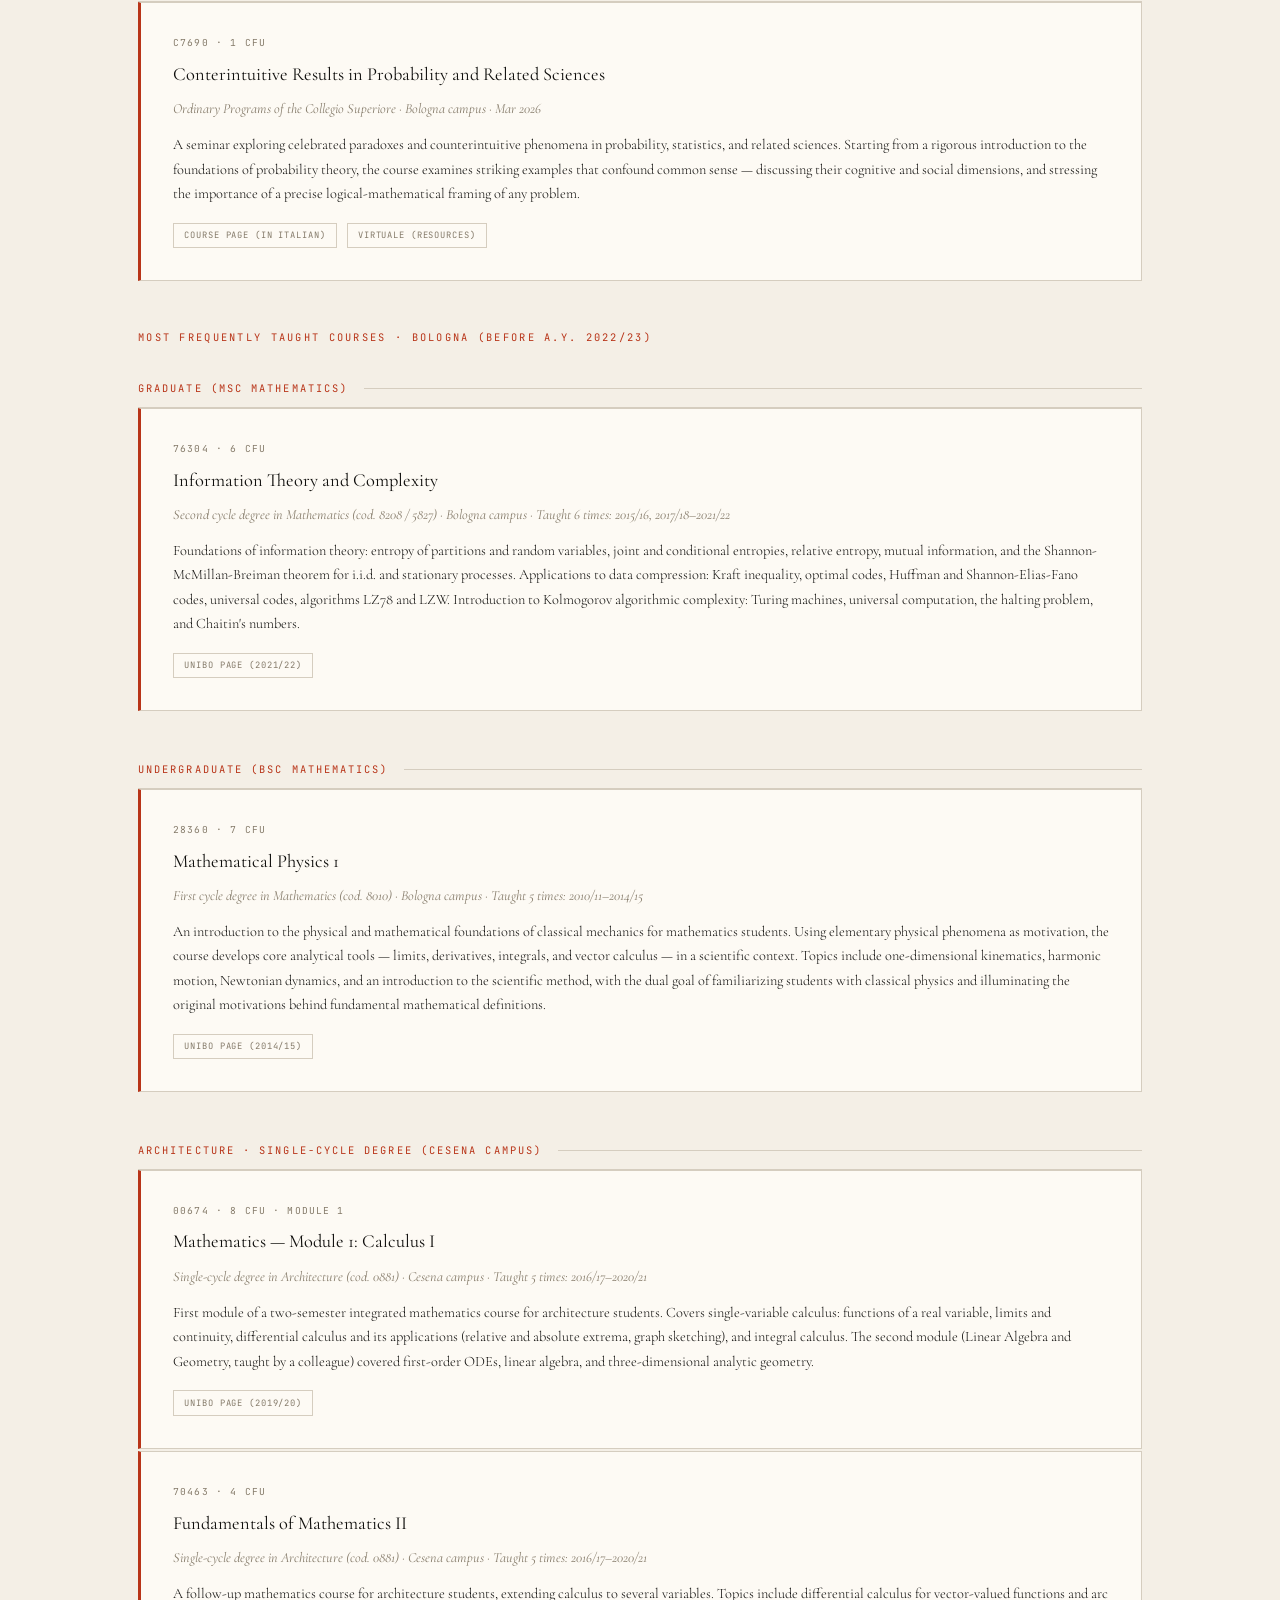
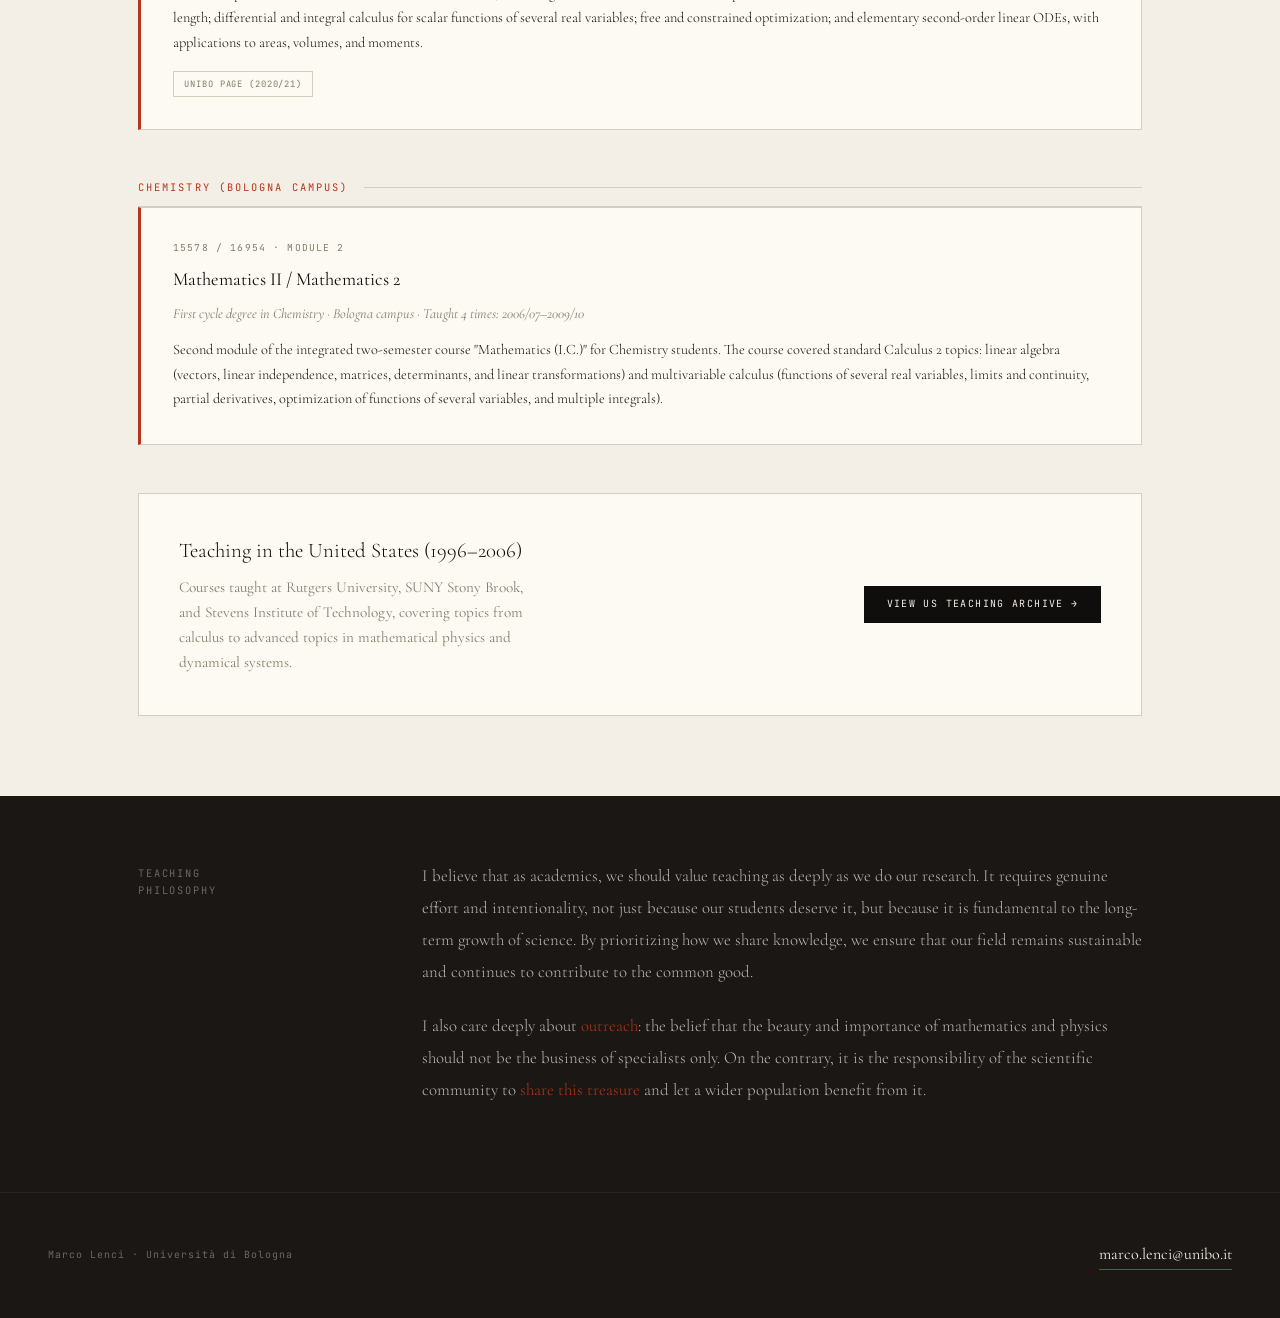
<file: teaching/index.html>
<!DOCTYPE html>
<html lang="en">
<head>
  <!-- Google tag (gtag.js) -->
  <script async src="https://www.googletagmanager.com/gtag/js?id=G-YN9978VXXJ"></script>
  <script>
    window.dataLayer = window.dataLayer || [];
    function gtag(){dataLayer.push(arguments);}
    gtag('js', new Date());
    gtag('config', 'G-YN9978VXXJ');
  </script>  
  <meta charset="UTF-8"><meta name="viewport" content="width=device-width, initial-scale=1.0">
  <title>Teaching — Marco Lenci</title>
  <link rel="preconnect" href="https://fonts.googleapis.com">
  <link href="https://fonts.googleapis.com/css2?family=Cormorant+Garamond:ital,wght@0,300;0,400;0,600;1,300;1,400&family=JetBrains+Mono:wght@300;400;600&display=swap" rel="stylesheet">
  <link rel="stylesheet" href="../style.css">
  <style>
    .page-header{padding:7rem 0 4rem;border-bottom:1px solid var(--rule);}
    .page-header .inner{display:grid;grid-template-columns:1fr 420px;gap:4rem;align-items:center;}
    .page-title{font-size:clamp(2.8rem,5vw,4.5rem);font-weight:300;letter-spacing:-.025em;line-height:1.0;}
    .page-title em{font-style:italic;color:var(--accent);}
    .page-intro{font-size:1.05rem;font-weight:300;line-height:1.85;color:var(--muted);max-width:60ch;margin-top:1.5rem;}

    .unibo-box{background:var(--dark);padding:2.2rem 2.5rem;display:flex;flex-direction:column;gap:1.6rem;}
    .unibo-box-ey{font-family:'JetBrains Mono',monospace;font-size:.6rem;letter-spacing:.2em;text-transform:uppercase;color:rgba(255,255,255,.3);}
    .unibo-box-ti{font-size:1.15rem;font-weight:300;color:#fff;line-height:1.4;}
    .unibo-box-ti em{font-style:italic;color:var(--accent);}
    .unibo-box-link{display:flex;align-items:center;justify-content:space-between;padding:1rem 1.2rem;border:1px solid rgba(255,255,255,.08);color:var(--paper);text-decoration:none;font-family:'JetBrains Mono',monospace;font-size:.62rem;letter-spacing:.08em;transition:background .2s,border-color .2s;}
    .unibo-box-link:hover{background:rgba(255,255,255,.05);border-color:var(--accent);}
    .unibo-box-link span.ar{color:var(--accent);font-size:.9rem;}
    @media(max-width:900px){.page-header .inner{grid-template-columns:1fr;}.unibo-box{display:none;}}

    .yr-heading{font-family:'JetBrains Mono',monospace;font-size:.65rem;letter-spacing:.2em;text-transform:uppercase;color:var(--accent);padding:.6rem 0;border-bottom:1px solid var(--rule);margin-bottom:0;display:flex;align-items:center;gap:1rem;margin-top:2.5rem;}
    .yr-heading::after{content:'';flex:1;height:1px;background:var(--rule);}
    .yr-heading:first-of-type{margin-top:0;}

    .course-card{background:var(--bright);border:1px solid var(--rule);border-left:3px solid var(--accent);padding:2rem 2rem 2rem 2rem;margin-bottom:2px;transition:transform .2s;}
    .course-card:hover{transform:translateX(4px);}
    .course-code{font-family:'JetBrains Mono',monospace;font-size:.6rem;letter-spacing:.12em;text-transform:uppercase;color:var(--muted);margin-bottom:.5rem;}
    .course-name{font-size:1.15rem;font-weight:400;margin-bottom:.5rem;}
    .course-meta{font-size:.88rem;color:var(--muted);font-style:italic;margin-bottom:.8rem;}
    .course-detail{font-size:.9rem;font-weight:300;line-height:1.7;color:var(--ink);}
    .course-links{display:flex;gap:.6rem;margin-top:1rem;flex-wrap:wrap;}

    .philosophy-block{background:var(--dark);color:var(--paper);padding:4rem 3rem;margin-top:0;}
    .phil-inner{max-width:1100px;margin:0 auto;padding:0 3rem;display:grid;grid-template-columns:220px 1fr;gap:4rem;align-items:start;}
    .phil-label{font-family:'JetBrains Mono',monospace;font-size:.65rem;letter-spacing:.18em;text-transform:uppercase;color:rgba(255,255,255,.35);padding-top:.3rem;}
    .phil-text{font-size:1.05rem;font-weight:300;line-height:1.9;color:rgba(255,255,255,.7);}
    .phil-text p{margin-bottom:1.4rem;}
    .phil-text em{font-style:italic;color:rgba(255,255,255,.9);}
    .phil-text a{color:var(--accent);text-decoration:none;}

    .us-banner{background:var(--bright);border:1px solid var(--rule);padding:2.5rem;display:flex;align-items:center;justify-content:space-between;gap:2rem;flex-wrap:wrap;margin-top:3rem;}
    .us-banner h3{font-size:1.3rem;font-weight:300;}
    .us-banner p{font-size:.95rem;color:var(--muted);margin-top:.4rem;max-width:50ch;}

    @media(max-width:768px){
      .phil-inner{grid-template-columns:1fr;gap:1.5rem;padding:0 1.5rem;}
      .philosophy-block{padding:3rem 0;}
      .us-banner{flex-direction:column;}
    }
  </style>
</head>
<body>
<nav>
  <a href="../index.html" class="nav-logo">Marco Lenci</a>
  <ul class="nav-links">
    <li><a href="../cv/index.html">CV</a></li>
    <li><a href="../research/index.html">Research</a></li>
    <li><a href="index.html" class="active">Teaching</a></li>
    <li><a href="../outreach/index.html">Outreach</a></li>
    <li><a href="../contact/index.html">Contact</a></li>
  </ul>
</nav>
<div class="page-wrap">
  <div class="page-header">
    <div class="inner">
      <div>
        <span class="sec-eyebrow">Teaching</span>
        <h1 class="page-title">Courses,<br><em>Current &amp; Past</em></h1>
        <p class="page-intro">From first-year analytical mechanics to graduate topics in probability and ergodic theory — including a seminar for the School of Excellence on counterintuitive results in probability and related sciences.</p>
      </div>
      <div class="unibo-box">
        <span class="unibo-box-ey">Institutional Page</span>
        <p class="unibo-box-ti">Official course listings, exam sessions &amp; more at Marco Lenci's  <em>institutional teaching page</em> at <em>Unibo</em>:</p>
        <a href="https://www.unibo.it/sitoweb/marco.lenci/teachings" class="unibo-box-link" target="_blank">
          <span>unibo.it/sitoweb/marco.lenci/teachings</span>
          <span class="ar">&#8599;</span>
        </a>
      </div>
    </div>
  </div>

  <!-- CURRENT 2025/26 -->
  <section>
    <div class="inner">
      <span class="sec-eyebrow reveal">Current Courses · 2025–2026</span>

      <div class="reveal">
        <div class="yr-heading">First Cycle (Undergraduate)</div>
        <div class="course-card">
          <div class="course-code">00686 · 8 CFU</div>
          <div class="course-name">Analytical Mechanics (A–L)</div>
          <div class="course-meta">First cycle degree in Physics · Bologna campus</div>
          <div class="course-detail">From a recap of Newtonian mechanics to the Lagrangian and Hamiltonian formulations: the course covers the rigorous mathematical framework of classical physics, including phase space analysis, variational principles, canonical transformations, Noether's theorem, small oscillations, central fields and Kepler's problem, and the rigid body.</div>
          <div class="course-links">
            <a href="https://www.unibo.it/en/study/phd-professional-masters-specialisation-schools-and-other-programmes/course-unit-catalogue/course-unit/2025/492784" class="btn-sm" target="_blank">Course page</a>
            <a href="https://virtuale.unibo.it/course/view.php?id=72584" class="btn-sm" target="_blank">Virtuale (resources)</a>
          </div>
        </div>
      </div>

      <div class="reveal">
        <div class="yr-heading">Second Cycle (Graduate)</div>
        <div class="course-card">
          <div class="course-code">77802 · 6 CFU</div>
          <div class="course-name">Complex Systems</div>
          <div class="course-meta">Second cycle degree in Science of Climate · Bologna campus · Sep–Dec 2025</div>
          <div class="course-detail">An introduction to dynamical systems theory with a strong emphasis on deterministic chaos and predictability: stability analysis via linearization and Lyapunov functions, ergodic theory, hyperbolicity, attractors, bifurcations, and the statistical description of deterministic systems. A companion module addresses data assimilation and emergent self-organization in complex physical, biological, and social systems.</div>
          <div class="course-links">
            <a href="https://www.unibo.it/en/study/phd-professional-masters-specialisation-schools-and-other-programmes/course-unit-catalogue/course-unit/2025/480809" class="btn-sm" target="_blank">Course page</a>
            <a href="https://virtuale.unibo.it/course/view.php?id=72583" class="btn-sm" target="_blank">Virtuale (resources)</a>
          </div>
        </div>
        <div class="course-card">
          <div class="course-code">99512 · Module 2</div>
          <div class="course-name">Statistical Physics for Climate Science</div>
          <div class="course-meta">Second cycle degree in Science of Climate · Bologna campus · Sep–Dec 2025</div>
          <div class="course-detail">A two-module course covering the mathematical foundations of probability — probability spaces, random variables, limit theorems including the Central Limit Theorem, and Bayes' theorem — followed by an introduction to classical statistical mechanics: thermodynamics, kinetic theory of gases, microcanonical and canonical ensembles, and applications to paradigmatic models relevant to climate science.</div>
          <div class="course-links">
            <a href="https://www.unibo.it/en/study/phd-professional-masters-specialisation-schools-and-other-programmes/course-unit-catalogue/course-unit/2025/518459" class="btn-sm" target="_blank">Course page</a>
            <a href="https://virtuale.unibo.it/course/view.php?id=69282" class="btn-sm" target="_blank">Virtuale (resources)</a>
          </div>
        </div>
      </div>

      <div class="reveal">
        <div class="yr-heading">Collegio Superiore (School of Excellence)</div>
        <div class="course-card">
          <div class="course-code">C7690 · 1 CFU</div>
          <div class="course-name">Conterintuitive Results in Probability and Related Sciences</div>
          <div class="course-meta">Ordinary Programs of the Collegio Superiore · Bologna campus · Mar 2026</div>
          <div class="course-detail">A seminar exploring celebrated paradoxes and counterintuitive phenomena in probability, statistics, and related sciences. Starting from a rigorous introduction to the foundations of probability theory, the course examines striking examples that confound common sense — discussing their cognitive and social dimensions, and stressing the importance of a precise logical-mathematical framing of any problem.</div>
          <div class="course-links">
            <a href="https://site.unibo.it/collegio-superiore/it/corsi/piani-didattici/insegnamento/2025/550364" class="btn-sm" target="_blank">Course page (in Italian)</a>
            <a href="https://virtuale.unibo.it/course/view.php?id=77951" class="btn-sm" target="_blank">Virtuale (resources)</a>
          </div>
        </div>
      </div>

      <!-- PAST BOLOGNA COURSES -->
      <div class="reveal" style="margin-top:3rem">
        <span class="sec-eyebrow" style="margin-bottom:1.5rem">Most Frequently Taught Courses · Bologna (before A.Y. 2022/23)</span>

        <div class="yr-heading">Graduate (MSc Mathematics)</div>
        <div class="course-card">
          <div class="course-code">76304 · 6 CFU</div>
          <div class="course-name">Information Theory and Complexity</div>
          <div class="course-meta">Second cycle degree in Mathematics (cod. 8208 / 5827) · Bologna campus · Taught 6 times: 2015/16, 2017/18–2021/22</div>
          <div class="course-detail">Foundations of information theory: entropy of partitions and random variables, joint and conditional entropies, relative entropy, mutual information, and the Shannon-McMillan-Breiman theorem for i.i.d. and stationary processes. Applications to data compression: Kraft inequality, optimal codes, Huffman and Shannon-Elias-Fano codes, universal codes, algorithms LZ78 and LZW. Introduction to Kolmogorov algorithmic complexity: Turing machines, universal computation, the halting problem, and Chaitin's numbers.</div>
          <div class="course-links">
            <a href="https://www.unibo.it/it/studiare/insegnamenti-competenze-trasversali-moocs/insegnamenti/insegnamento/2021/433609" class="btn-sm" target="_blank">Unibo page (2021/22)</a>
          </div>
        </div>

        <div class="yr-heading">Undergraduate (BSc Mathematics)</div>
        <div class="course-card">
          <div class="course-code">28360 · 7 CFU</div>
          <div class="course-name">Mathematical Physics 1</div>
          <div class="course-meta">First cycle degree in Mathematics (cod. 8010) · Bologna campus · Taught 5 times: 2010/11–2014/15</div>
          <div class="course-detail">An introduction to the physical and mathematical foundations of classical mechanics for mathematics students. Using elementary physical phenomena as motivation, the course develops core analytical tools — limits, derivatives, integrals, and vector calculus — in a scientific context. Topics include one-dimensional kinematics, harmonic motion, Newtonian dynamics, and an introduction to the scientific method, with the dual goal of familiarizing students with classical physics and illuminating the original motivations behind fundamental mathematical definitions.</div>
          <div class="course-links">
            <a href="https://www.unibo.it/en/teaching/course-unit-catalogue/course-unit/2014/323865" class="btn-sm" target="_blank">Unibo page (2014/15)</a>
          </div>
        </div>

        <div class="yr-heading">Architecture · Single-Cycle Degree (Cesena campus)</div>
        <div class="course-card">
          <div class="course-code">00674 · 8 CFU · Module 1</div>
          <div class="course-name">Mathematics — Module 1: Calculus I</div>
          <div class="course-meta">Single-cycle degree in Architecture (cod. 0881) · Cesena campus · Taught 5 times: 2016/17–2020/21</div>
          <div class="course-detail">First module of a two-semester integrated mathematics course for architecture students. Covers single-variable calculus: functions of a real variable, limits and continuity, differential calculus and its applications (relative and absolute extrema, graph sketching), and integral calculus. The second module (Linear Algebra and Geometry, taught by a colleague) covered first-order ODEs, linear algebra, and three-dimensional analytic geometry.</div>
          <div class="course-links">
            <a href="https://www.unibo.it/it/didattica/insegnamenti/insegnamento/2019/377739" class="btn-sm" target="_blank">Unibo page (2019/20)</a>
          </div>
        </div>
        <div class="course-card">
          <div class="course-code">70463 · 4 CFU</div>
          <div class="course-name">Fundamentals of Mathematics II</div>
          <div class="course-meta">Single-cycle degree in Architecture (cod. 0881) · Cesena campus · Taught 5 times: 2016/17–2020/21</div>
          <div class="course-detail">A follow-up mathematics course for architecture students, extending calculus to several variables. Topics include differential calculus for vector-valued functions and arc length; differential and integral calculus for scalar functions of several real variables; free and constrained optimization; and elementary second-order linear ODEs, with applications to areas, volumes, and moments.</div>
          <div class="course-links">
            <a href="https://www.unibo.it/it/studiare/insegnamenti-competenze-trasversali-moocs/insegnamenti/insegnamento/2020/379274" class="btn-sm" target="_blank">Unibo page (2020/21)</a>
          </div>
        </div>

        <div class="yr-heading">Chemistry (Bologna campus)</div>
        <div class="course-card">
          <div class="course-code">15578 / 16954 · Module 2</div>
          <div class="course-name">Mathematics II / Mathematics 2</div>
          <div class="course-meta">First cycle degree in Chemistry · Bologna campus · Taught 4 times: 2006/07–2009/10</div>
          <div class="course-detail">Second module of the integrated two-semester course "Mathematics (I.C.)" for Chemistry students. The course covered standard Calculus 2 topics: linear algebra (vectors, linear independence, matrices, determinants, and linear transformations) and multivariable calculus (functions of several real variables, limits and continuity, partial derivatives, optimization of functions of several variables, and multiple integrals).</div>
        </div>
      </div>

      <!-- US BANNER -->
      <div class="us-banner reveal">
        <div>
          <h3>Teaching in the United States (1996–2006)</h3>
          <p>Courses taught at Rutgers University, SUNY Stony Brook, and Stevens Institute of Technology, covering topics from calculus to advanced topics in mathematical physics and dynamical systems.</p>
        </div>
        <a href="us/index.html" class="btn btn-dark">View US Teaching Archive →</a>
      </div>
    </div>
  </section>
</div>

<div class="philosophy-block reveal">
  <div class="phil-inner">
    <div class="phil-label">Teaching<br>Philosophy</div>
    <div class="phil-text">
      <p>I believe that as academics, we should value teaching as deeply as we do our research. It requires genuine effort and intentionality, not just because our students deserve it, but because it is fundamental to the long-term growth of science. By prioritizing how we share knowledge, we ensure that our field remains sustainable and continues to contribute to the common good.</p>
      <p>I also care deeply about <a href="../outreach/index.html">outreach</a>: the belief that the beauty and importance of mathematics and physics should not be the business of specialists only. On the contrary, it is the responsibility of the scientific community to <a href = "https://www.parliamoneora.it/scienza-e-cultura-impressioni/">share this treasure</a> and let a wider population benefit from it.</p>
    </div>
  </div>
</div>

<footer>
  <div class="footer-left">
    Marco Lenci · Università di Bologna
  </div>
  <a href="mailto:marco.lenci@unibo.it" class="footer-email">marco.lenci@unibo.it</a>
</footer>
<script>
  const obs=new IntersectionObserver(es=>es.forEach((e,i)=>{if(e.isIntersecting){setTimeout(()=>e.target.classList.add('visible'),i*60);obs.unobserve(e.target);}}),{threshold:.04});
  document.querySelectorAll('.reveal').forEach(el=>obs.observe(el));
</script>
</body>
</html>
</file>
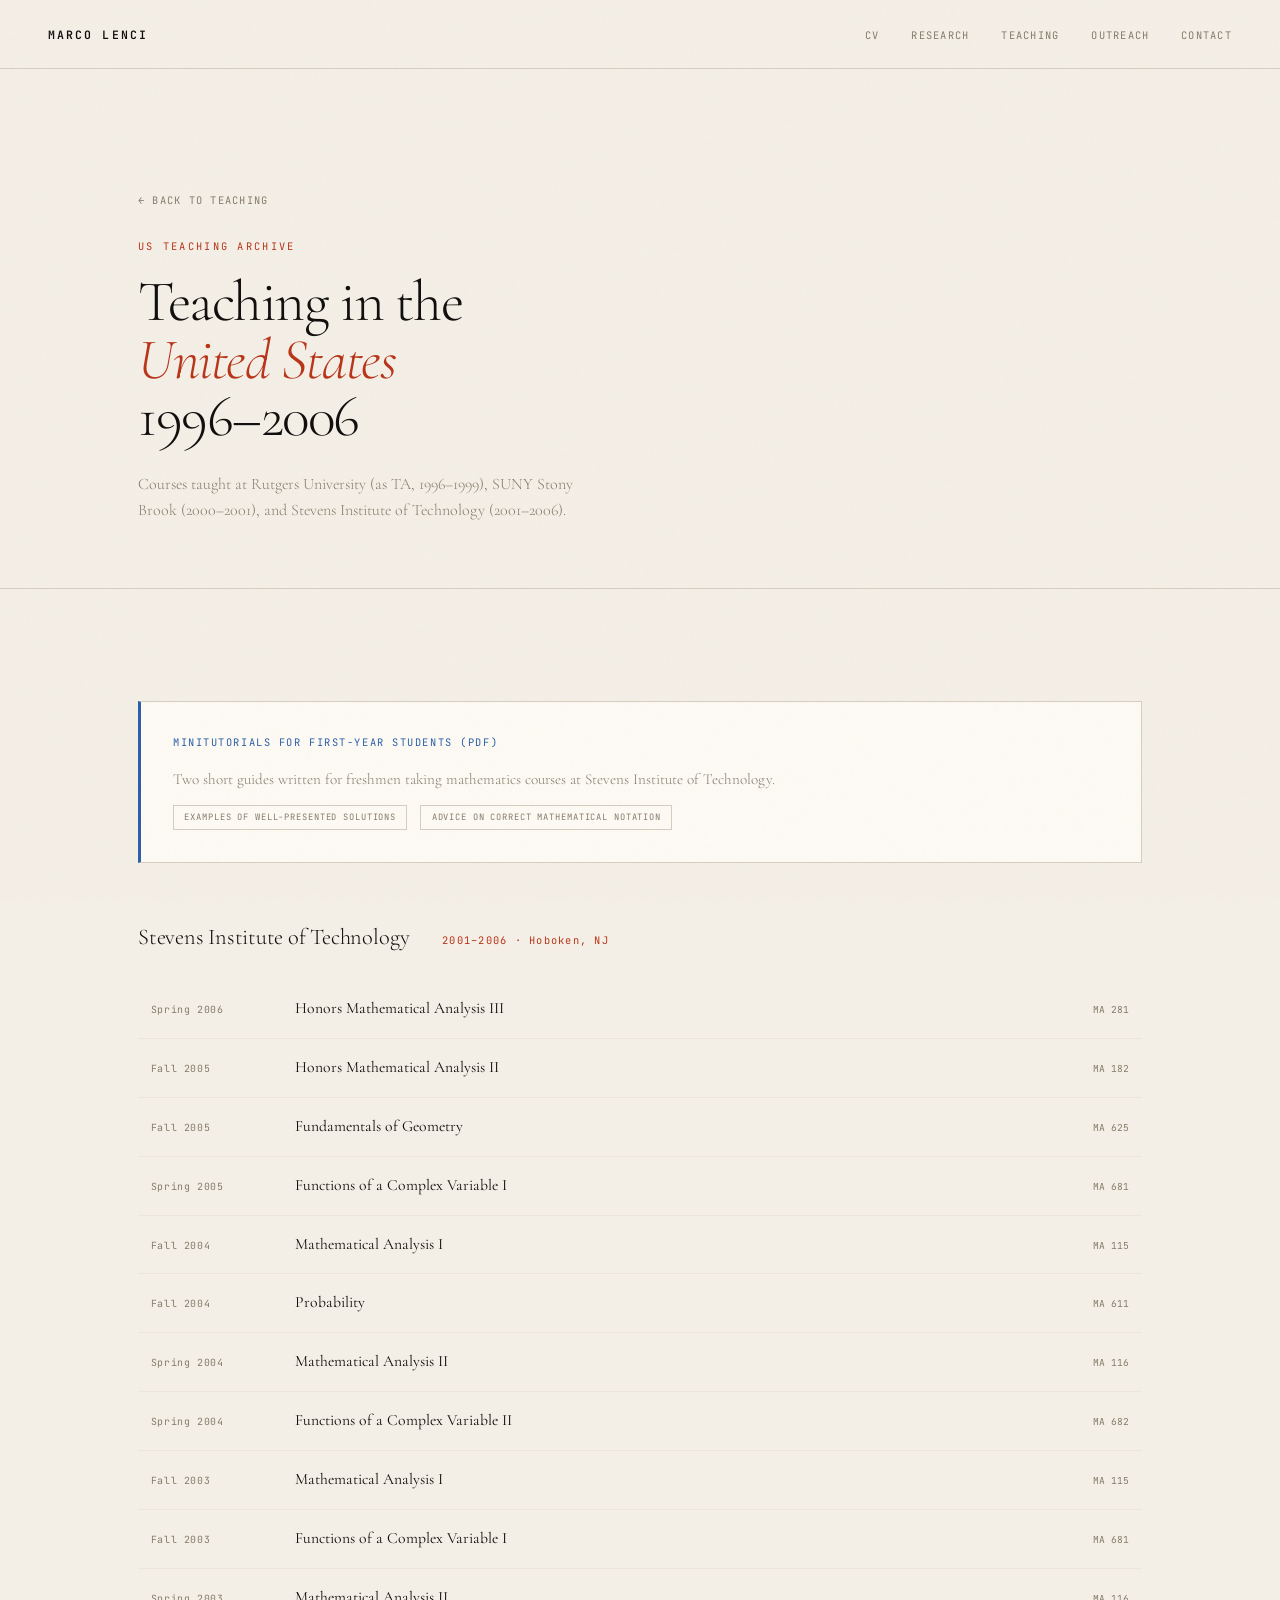
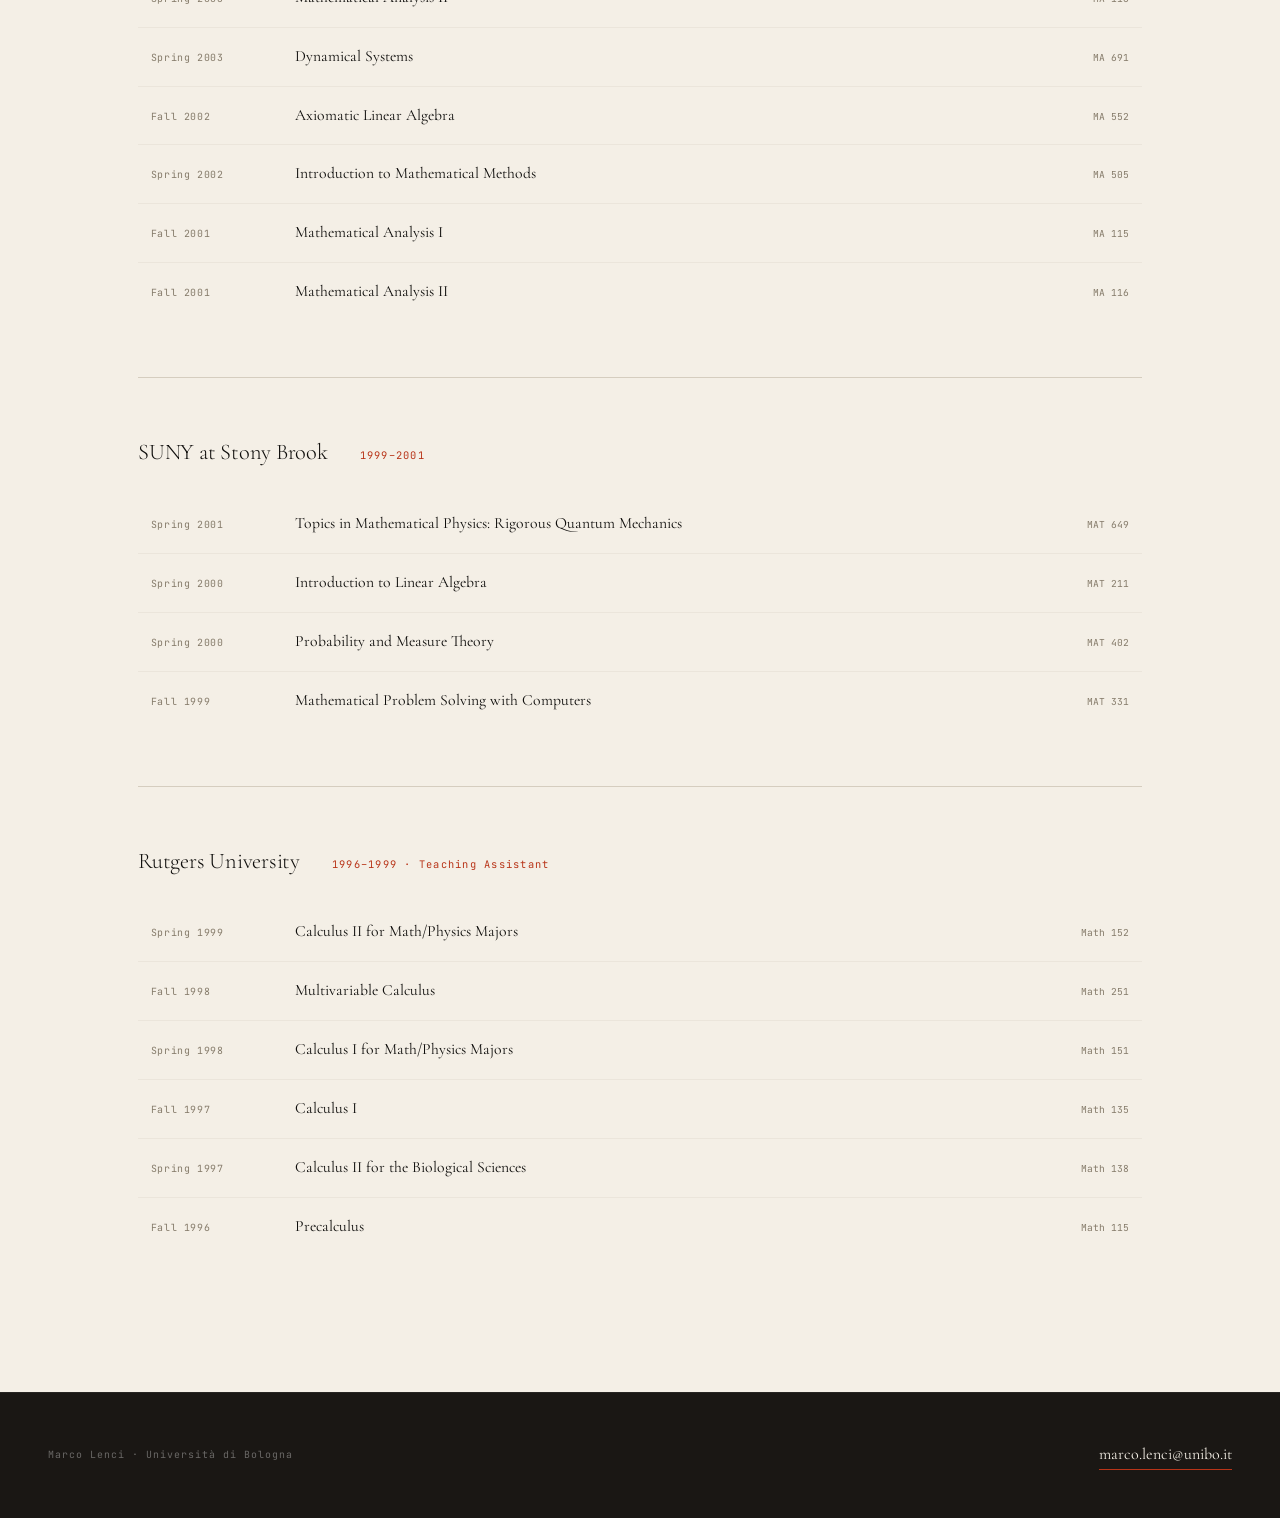
<file: teaching/us/index.html>
<!DOCTYPE html>
<html lang="en">
<head>
  <!-- Google tag (gtag.js) -->
  <script async src="https://www.googletagmanager.com/gtag/js?id=G-YN9978VXXJ"></script>
  <script>
    window.dataLayer = window.dataLayer || [];
    function gtag(){dataLayer.push(arguments);}
    gtag('js', new Date());
    gtag('config', 'G-YN9978VXXJ');
  </script>  
  <meta charset="UTF-8"><meta name="viewport" content="width=device-width, initial-scale=1.0">
  <title>US Teaching Archive — Marco Lenci</title>
  <link rel="preconnect" href="https://fonts.googleapis.com">
  <link href="https://fonts.googleapis.com/css2?family=Cormorant+Garamond:ital,wght@0,300;0,400;0,600;1,300;1,400&family=JetBrains+Mono:wght@300;400;600&display=swap" rel="stylesheet">
  <link rel="stylesheet" href="../../style.css">
  <style>
    .page-header{padding:7rem 0 4rem;border-bottom:1px solid var(--rule);}
    .page-title{font-size:clamp(2.4rem,4.5vw,4rem);font-weight:300;letter-spacing:-.025em;line-height:1.0;}
    .page-title em{font-style:italic;color:var(--accent);}
    .inst-block{padding:3.5rem 0;border-bottom:1px solid var(--rule);}
    .inst-block:last-of-type{border-bottom:none;}
    .inst-header{display:flex;align-items:baseline;gap:2rem;margin-bottom:1.5rem;flex-wrap:wrap;}
    .inst-name{font-size:1.4rem;font-weight:300;letter-spacing:-.01em;}
    .inst-years{font-family:'JetBrains Mono',monospace;font-size:.65rem;letter-spacing:.12em;color:var(--accent);}
    .course-row{display:grid;grid-template-columns:120px 1fr auto;gap:1.5rem;padding:1rem .8rem;border-bottom:1px solid rgba(213,205,191,.3);align-items:baseline;transition:background .18s;}
    .course-row:hover{background:var(--bright);}
    .course-row:last-child{border-bottom:none;}
    .cr-term{font-family:'JetBrains Mono',monospace;font-size:.62rem;color:var(--muted);letter-spacing:.06em;}
    .cr-name{font-size:.98rem;font-weight:400;}
    .cr-code{font-family:'JetBrains Mono',monospace;font-size:.6rem;color:var(--muted);}
    .tut-section{background:var(--bright);border:1px solid var(--rule);border-left:3px solid var(--accent2);padding:2rem;margin-top:2rem;}
    .tut-title{font-family:'JetBrains Mono',monospace;font-size:.65rem;letter-spacing:.15em;text-transform:uppercase;color:var(--accent2);margin-bottom:1rem;}
    .tut-links{display:flex;gap:.8rem;flex-wrap:wrap;margin-top:.8rem;}
    .back-link{font-family:'JetBrains Mono',monospace;font-size:.65rem;letter-spacing:.12em;text-transform:uppercase;color:var(--muted);text-decoration:none;display:inline-flex;align-items:center;gap:.4rem;}
    .back-link:hover{color:var(--accent);}
    @media(max-width:768px){.course-row{grid-template-columns:1fr;gap:.3rem;}}
  </style>
</head>
<body>
<nav>
  <a href="../../index.html" class="nav-logo">Marco Lenci</a>
  <ul class="nav-links">
    <li><a href="../../cv/index.html">CV</a></li>
    <li><a href="../../research/index.html">Research</a></li>
    <li><a href="../../teaching/index.html">Teaching</a></li>
    <li><a href="../../outreach/index.html">Outreach</a></li>
    <li><a href="../../contact/index.html">Contact</a></li>
  </ul>
</nav>
<div class="page-wrap">
  <div class="page-header">
    <div class="inner">
      <div style="margin-bottom:1.5rem"><a href="../index.html" class="back-link">← Back to Teaching</a></div>
      <span class="sec-eyebrow">US Teaching Archive</span>
      <h1 class="page-title">Teaching in the<br><em>United States</em><br>1996–2006</h1>
      <p style="font-size:1rem;font-weight:300;color:var(--muted);margin-top:1.5rem;max-width:55ch;">Courses taught at Rutgers University (as TA, 1996–1999), SUNY Stony Brook (2000–2001), and Stevens Institute of Technology (2001–2006).</p>
    </div>
  </div>

  <section>
    <div class="inner">

      <!-- TUTORIALS -->
      <div class="tut-section reveal">
        <div class="tut-title">Minitutorials for First-Year Students (PDF)</div>
        <p style="font-size:.95rem;font-weight:300;color:var(--muted);">Two short guides written for freshmen taking mathematics courses at Stevens Institute of Technology.</p>
        <div class="tut-links">
          <a href="https://www.dm.unibo.it/~lenci/teaching/oldteaching/tut1.pdf" target="_blank" class="btn-sm">Examples of well-presented solutions</a>
          <a href="https://www.dm.unibo.it/~lenci/teaching/oldteaching/tut2.pdf" target="_blank" class="btn-sm">Advice on correct mathematical notation</a>
        </div>
      </div>

      <!-- STEVENS -->
      <div class="inst-block reveal">
        <div class="inst-header">
          <span class="inst-name">Stevens Institute of Technology</span>
          <span class="inst-years">2001–2006 · Hoboken, NJ</span>
        </div>
        <div class="course-row"><span class="cr-term">Spring 2006</span><span class="cr-name">Honors Mathematical Analysis III</span><span class="cr-code">MA 281</span></div>
        <div class="course-row"><span class="cr-term">Fall 2005</span><span class="cr-name">Honors Mathematical Analysis II</span><span class="cr-code">MA 182</span></div>
        <div class="course-row"><span class="cr-term">Fall 2005</span><span class="cr-name">Fundamentals of Geometry</span><span class="cr-code">MA 625</span></div>
        <div class="course-row"><span class="cr-term">Spring 2005</span><span class="cr-name">Functions of a Complex Variable I</span><span class="cr-code">MA 681</span></div>
        <div class="course-row"><span class="cr-term">Fall 2004</span><span class="cr-name">Mathematical Analysis I</span><span class="cr-code">MA 115</span></div>
        <div class="course-row"><span class="cr-term">Fall 2004</span><span class="cr-name">Probability</span><span class="cr-code">MA 611</span></div>
        <div class="course-row"><span class="cr-term">Spring 2004</span><span class="cr-name">Mathematical Analysis II</span><span class="cr-code">MA 116</span></div>
        <div class="course-row"><span class="cr-term">Spring 2004</span><span class="cr-name">Functions of a Complex Variable II</span><span class="cr-code">MA 682</span></div>
        <div class="course-row"><span class="cr-term">Fall 2003</span><span class="cr-name">Mathematical Analysis I</span><span class="cr-code">MA 115</span></div>
        <div class="course-row"><span class="cr-term">Fall 2003</span><span class="cr-name">Functions of a Complex Variable I</span><span class="cr-code">MA 681</span></div>
        <div class="course-row"><span class="cr-term">Spring 2003</span><span class="cr-name">Mathematical Analysis II</span><span class="cr-code">MA 116</span></div>
        <div class="course-row"><span class="cr-term">Spring 2003</span><span class="cr-name">Dynamical Systems</span><span class="cr-code">MA 691</span></div>
        <div class="course-row"><span class="cr-term">Fall 2002</span><span class="cr-name">Axiomatic Linear Algebra</span><span class="cr-code">MA 552</span></div>
        <div class="course-row"><span class="cr-term">Spring 2002</span><span class="cr-name">Introduction to Mathematical Methods</span><span class="cr-code">MA 505</span></div>
        <div class="course-row"><span class="cr-term">Fall 2001</span><span class="cr-name">Mathematical Analysis I</span><span class="cr-code">MA 115</span></div>
        <div class="course-row"><span class="cr-term">Fall 2001</span><span class="cr-name">Mathematical Analysis II</span><span class="cr-code">MA 116</span></div>
      </div>

      <!-- STONY BROOK -->
      <div class="inst-block reveal">
        <div class="inst-header">
          <span class="inst-name">SUNY at Stony Brook</span>
          <span class="inst-years">1999–2001</span>
        </div>
        <div class="course-row"><span class="cr-term">Spring 2001</span><span class="cr-name">Topics in Mathematical Physics: Rigorous Quantum Mechanics</span><span class="cr-code">MAT 649</span></div>
        <div class="course-row"><span class="cr-term">Spring 2000</span><span class="cr-name">Introduction to Linear Algebra</span><span class="cr-code">MAT 211</span></div>
        <div class="course-row"><span class="cr-term">Spring 2000</span><span class="cr-name">Probability and Measure Theory</span><span class="cr-code">MAT 402</span></div>
        <div class="course-row"><span class="cr-term">Fall 1999</span><span class="cr-name">Mathematical Problem Solving with Computers</span><span class="cr-code">MAT 331</span></div>
      </div>

      <!-- RUTGERS TA -->
      <div class="inst-block reveal">
        <div class="inst-header">
          <span class="inst-name">Rutgers University</span>
          <span class="inst-years">1996–1999 · Teaching Assistant</span>
        </div>
        <div class="course-row"><span class="cr-term">Spring 1999</span><span class="cr-name">Calculus II for Math/Physics Majors</span><span class="cr-code">Math 152</span></div>
        <div class="course-row"><span class="cr-term">Fall 1998</span><span class="cr-name">Multivariable Calculus</span><span class="cr-code">Math 251</span></div>
        <div class="course-row"><span class="cr-term">Spring 1998</span><span class="cr-name">Calculus I for Math/Physics Majors</span><span class="cr-code">Math 151</span></div>
        <div class="course-row"><span class="cr-term">Fall 1997</span><span class="cr-name">Calculus I</span><span class="cr-code">Math 135</span></div>
        <div class="course-row"><span class="cr-term">Spring 1997</span><span class="cr-name">Calculus II for the Biological Sciences</span><span class="cr-code">Math 138</span></div>
        <div class="course-row"><span class="cr-term">Fall 1996</span><span class="cr-name">Precalculus</span><span class="cr-code">Math 115</span></div>
      </div>

    </div>
  </section>
</div>
<footer>
  <div class="footer-left">
    Marco Lenci · Università di Bologna
  </div>
  <a href="mailto:marco.lenci@unibo.it" class="footer-email">marco.lenci@unibo.it</a>
</footer>
<script>
  const obs=new IntersectionObserver(es=>es.forEach((e,i)=>{if(e.isIntersecting){setTimeout(()=>e.target.classList.add('visible'),i*60);obs.unobserve(e.target);}}),{threshold:.04});
  document.querySelectorAll('.reveal').forEach(el=>obs.observe(el));
</script>
</body>
</html>
</file>
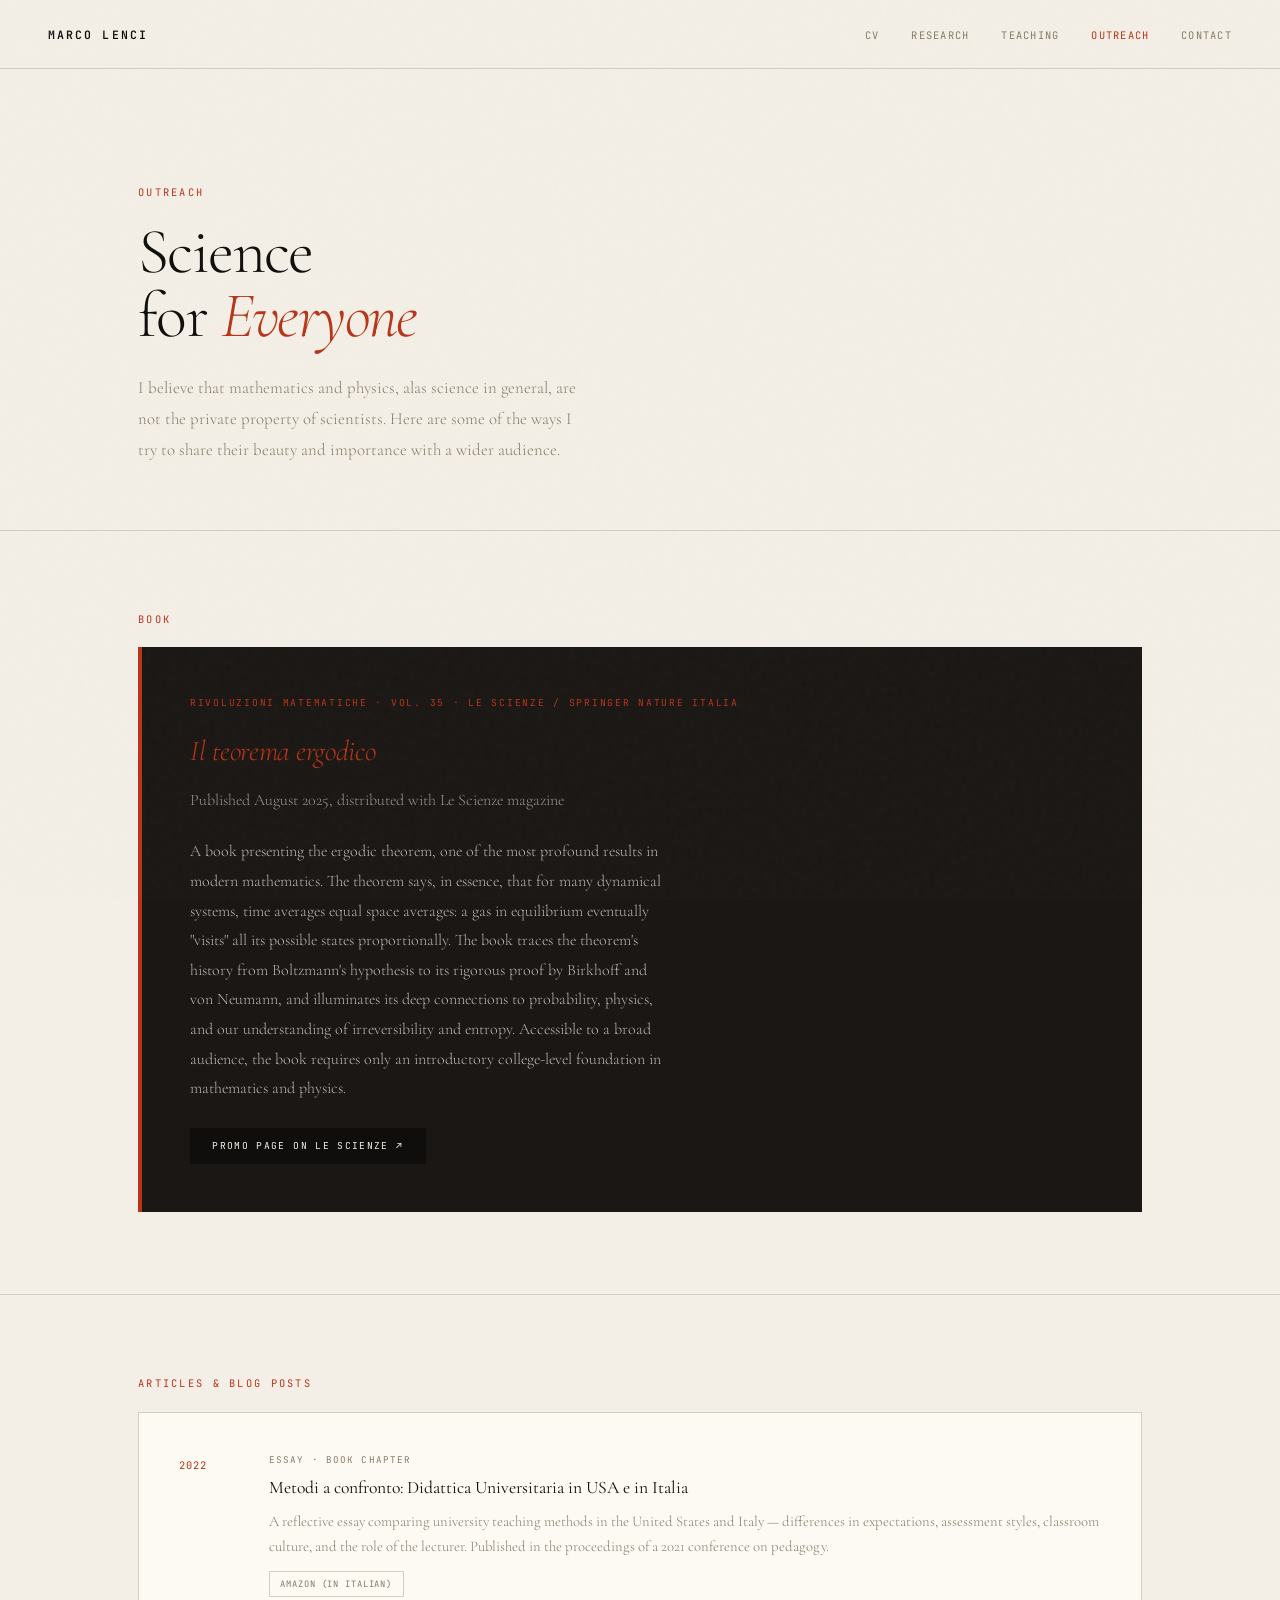
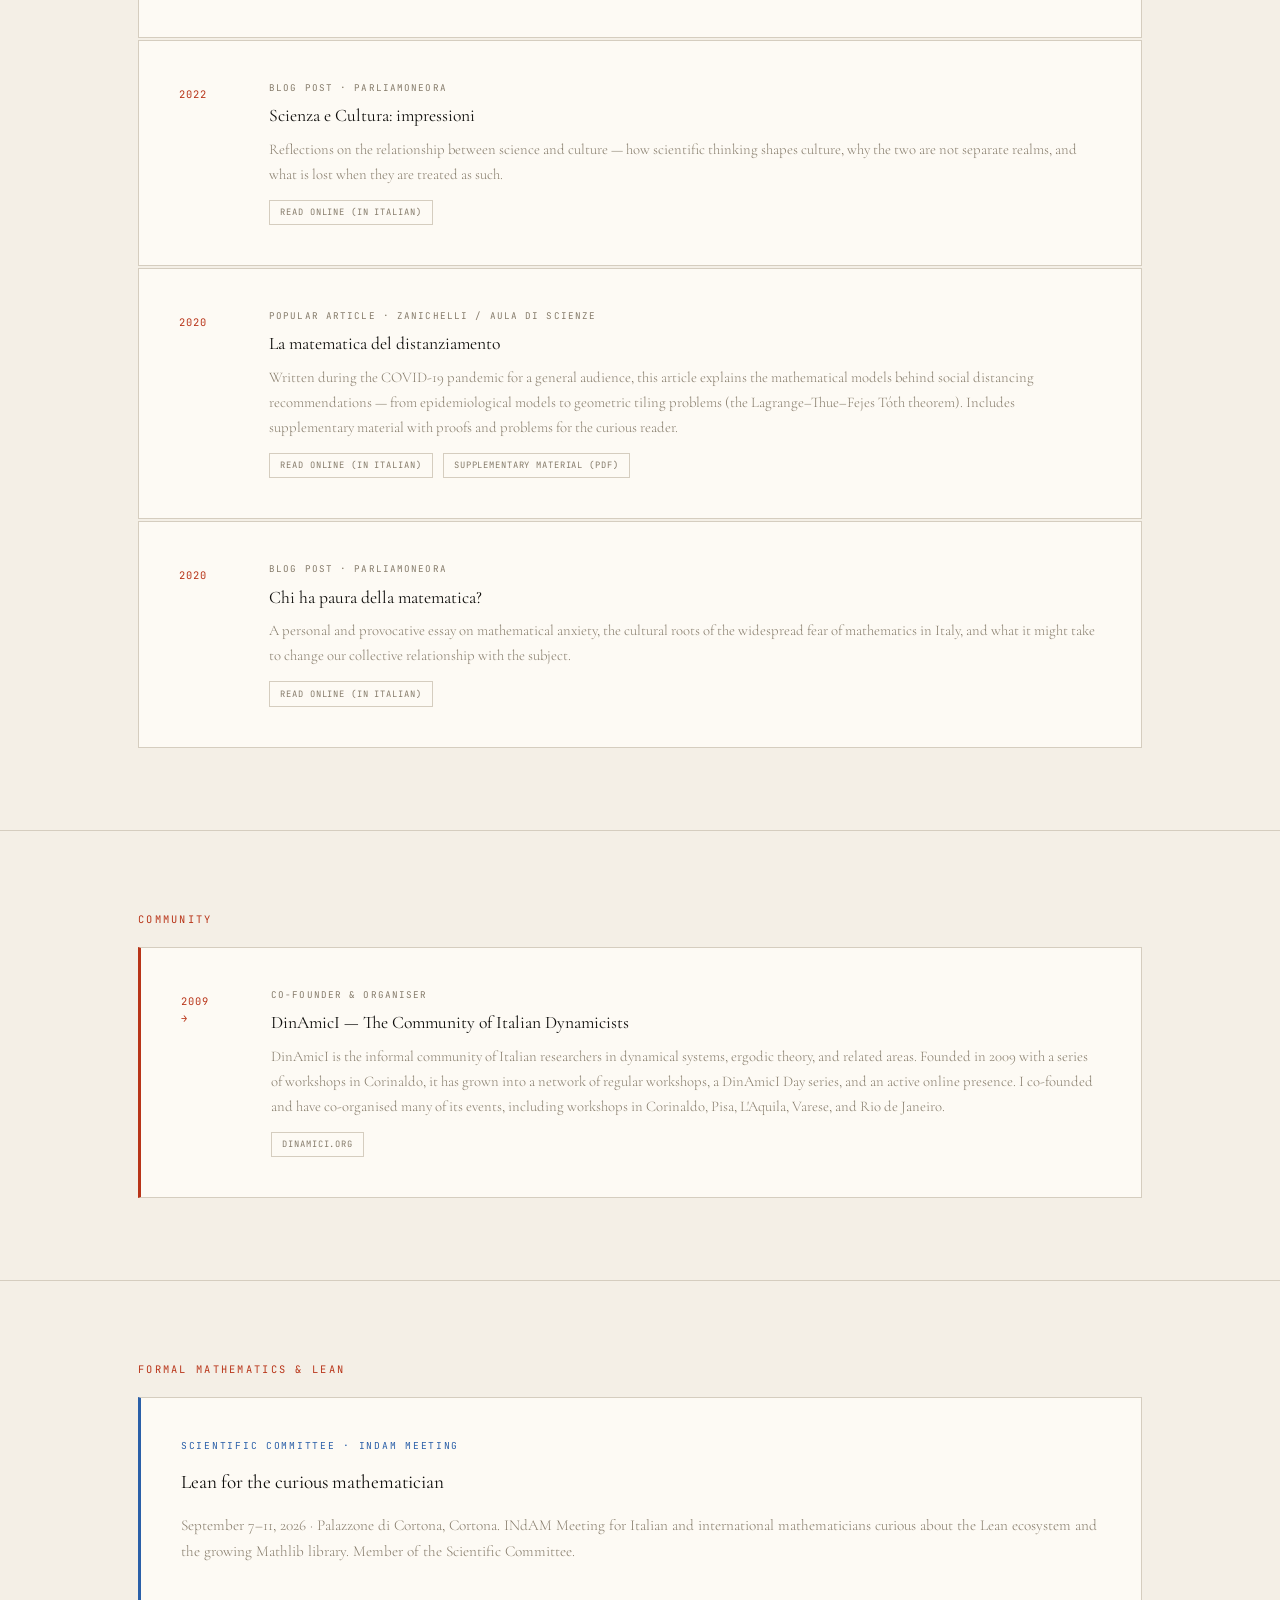
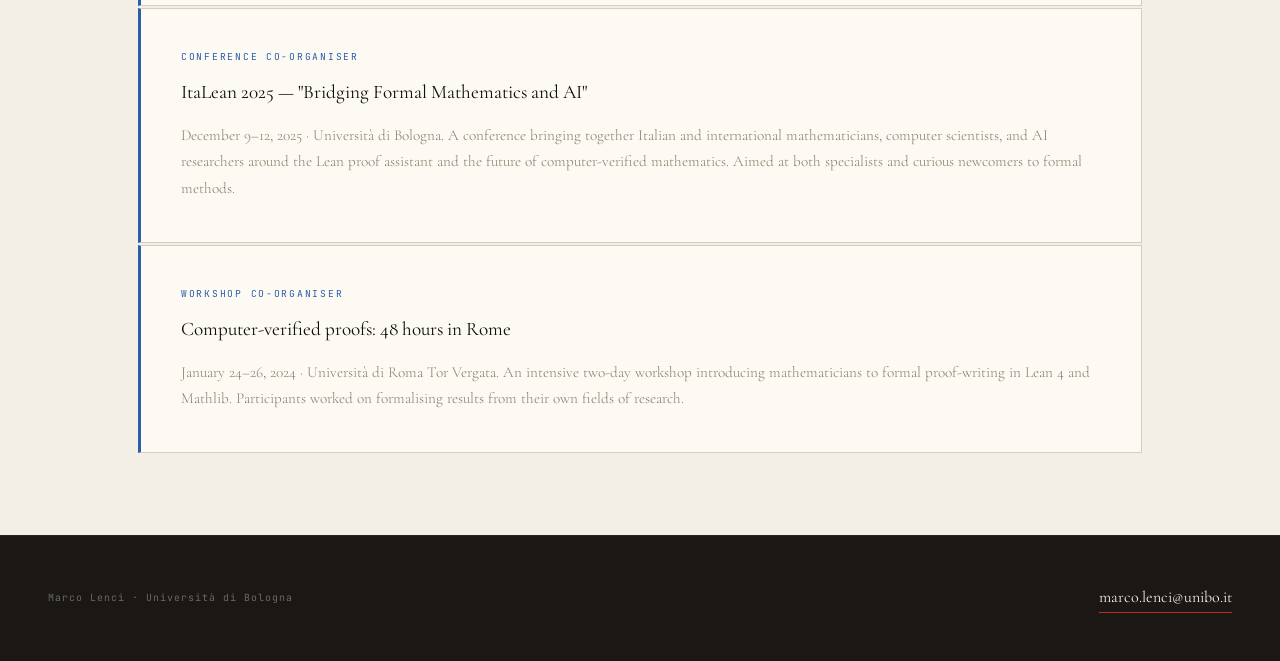
<file: outreach/outreach_index260309 copy.html>
<!DOCTYPE html>
<html lang="en">
<head>
  <meta charset="UTF-8"><meta name="viewport" content="width=device-width, initial-scale=1.0">
  <title>Outreach — Marco Lenci</title>
  <link rel="preconnect" href="https://fonts.googleapis.com">
  <link href="https://fonts.googleapis.com/css2?family=Cormorant+Garamond:ital,wght@0,300;0,400;0,600;1,300;1,400&family=JetBrains+Mono:wght@300;400;600&display=swap" rel="stylesheet">
  <link rel="stylesheet" href="../style.css">
  <style>
    .page-header{padding:7rem 0 4rem;border-bottom:1px solid var(--rule);}
    .page-title{font-size:clamp(2.8rem,5vw,4.5rem);font-weight:300;letter-spacing:-.025em;line-height:1.0;}
    .page-title em{font-style:italic;color:var(--accent);}

    .out-card{display:grid;grid-template-columns:auto 1fr;gap:2.5rem;padding:2.5rem;background:var(--bright);border:1px solid var(--rule);margin-bottom:2px;transition:transform .2s;}
    .out-card:hover{transform:translateY(-2px);}
    .out-year{font-family:'JetBrains Mono',monospace;font-size:.65rem;color:var(--accent);letter-spacing:.1em;width:50px;padding-top:.3rem;}
    .out-type{font-family:'JetBrains Mono',monospace;font-size:.58rem;letter-spacing:.12em;text-transform:uppercase;color:var(--muted);margin-bottom:.5rem;}
    .out-title{font-size:1.1rem;font-weight:400;margin-bottom:.5rem;line-height:1.4;}
    .out-desc{font-size:.92rem;font-weight:300;color:var(--muted);line-height:1.7;margin-bottom:.8rem;}
    .out-links{display:flex;gap:.6rem;flex-wrap:wrap;}

    /* Book highlight */
    .book-card{background:var(--dark);color:var(--paper);padding:3rem;border-left:4px solid var(--accent);margin-bottom:2px;}
    .book-eyebrow{font-family:'JetBrains Mono',monospace;font-size:.6rem;letter-spacing:.18em;text-transform:uppercase;color:var(--accent);margin-bottom:1rem;}
    .book-title{font-size:1.8rem;font-weight:300;letter-spacing:-.01em;margin-bottom:.8rem;color:#fff;}
    .book-title em{font-style:italic;color:var(--accent);}
    .book-sub{font-size:1rem;font-weight:300;color:rgba(255,255,255,.55);margin-bottom:1.5rem;}
    .book-desc{font-size:1rem;font-weight:300;line-height:1.85;color:rgba(255,255,255,.7);max-width:60ch;}
    .book-links{display:flex;gap:.8rem;margin-top:1.5rem;flex-wrap:wrap;}

    .lean-out-block{background:var(--bright);border:1px solid var(--rule);border-left:3px solid var(--accent2);padding:2.5rem;margin-bottom:2px;}
    .lean-out-eyebrow{font-family:'JetBrains Mono',monospace;font-size:.6rem;letter-spacing:.18em;text-transform:uppercase;color:var(--accent2);margin-bottom:.8rem;}
    .lean-out-title{font-size:1.2rem;font-weight:400;margin-bottom:.8rem;}
    .lean-out-desc{font-size:.95rem;font-weight:300;color:var(--muted);line-height:1.75;}

    @media(max-width:768px){.out-card{grid-template-columns:1fr;gap:1rem;}.out-year{width:auto;}}
  </style>
</head>
<body>
<nav>
  <a href="../index.html" class="nav-logo">Marco Lenci</a>
  <ul class="nav-links">
    <li><a href="../cv/index.html">CV</a></li>
    <li><a href="../research/index.html">Research</a></li>
    <li><a href="../teaching/index.html">Teaching</a></li>
    <li><a href="index.html" class="active">Outreach</a></li>
    <li><a href="../contact/index.html">Contact</a></li>
  </ul>
</nav>
<div class="page-wrap">
  <div class="page-header">
    <div class="inner">
      <span class="sec-eyebrow">Outreach</span>
      <h1 class="page-title">Science<br>for <em>Everyone</em></h1>
      <p style="font-size:1.05rem;font-weight:300;color:var(--muted);margin-top:1.5rem;max-width:55ch;line-height:1.85;">I believe that mathematics and physics, alas science in general, are not the private property of scientists. Here are some of the ways I try to share their beauty and importance with a wider audience.</p>
    </div>
  </div>

  <!-- BOOK HIGHLIGHT -->
  <section>
    <div class="inner">
      <span class="sec-eyebrow reveal">Book</span>

      <div class="book-card reveal">
        <div class="book-eyebrow">Rivoluzioni Matematiche · Vol. 35 · Le Scienze / Springer Nature Italia</div>
        <h2 class="book-title"><em>Il teorema ergodico</em></h2>
        <div class="book-sub">Published August 2025, distributed with Le Scienze magazine</div>
        <p class="book-desc">A book presenting the ergodic theorem, one of the most profound results in modern mathematics. The theorem says, in essence, that for many dynamical systems, time averages equal space averages: a gas in equilibrium eventually "visits" all its possible states proportionally. The book traces the theorem's history from Boltzmann's hypothesis to its rigorous proof by Birkhoff and von Neumann, and illuminates its deep connections to probability, physics, and our understanding of irreversibility and entropy. Accessible to a broad audience, the book requires only an introductory college-level foundation in mathematics and physics.</p>
        <div class="book-links">
          <a href="https://www.lescienze.it/collane/teoremi/2025/07/29/news/probabilita_e_termodinamica-19713699/" class="btn btn-dark" target="_blank" style="font-size:.6rem">Promo page on Le Scienze ↗</a>
        </div>
      </div>
    </div>
  </section>

  <!-- ARTICLES & BLOG POSTS -->
  <section>
    <div class="inner">
      <span class="sec-eyebrow reveal">Articles &amp; Blog Posts</span>

      <div class="reveal">
        <div class="out-card">
          <span class="out-year">2022</span>
          <div>
            <div class="out-type">Essay · Book chapter</div>
            <div class="out-title">Metodi a confronto: Didattica Universitaria in USA e in Italia</div>
            <div class="out-desc">A reflective essay comparing university teaching methods in the United States and Italy — differences in expectations, assessment styles, classroom culture, and the role of the lecturer. Published in the proceedings of a 2021 conference on pedagogy.</div>
            <div class="out-links">
              <a href="https://www.amazon.it/dp/B0B5NH96MB/ref=cm_sw_r_awdo_AX148FG2SA0BBDTXX90K_1" target="_blank" class="btn-sm">Amazon (in Italian)</a>
            </div>
          </div>
        </div>

        <div class="out-card">
          <span class="out-year">2022</span>
          <div>
            <div class="out-type">Blog post · ParliamoneOra</div>
            <div class="out-title">Scienza e Cultura: impressioni</div>
            <div class="out-desc">Reflections on the relationship between science and culture — how scientific thinking shapes culture, why the two are not separate realms, and what is lost when they are treated as such.</div>
            <div class="out-links">
              <a href="http://www.parliamoneora.it/scienza-e-cultura-impressioni/" target="_blank" class="btn-sm">Read online (in Italian)</a>
            </div>
          </div>
        </div>

        <div class="out-card">
          <span class="out-year">2020</span>
          <div>
            <div class="out-type">Popular article · Zanichelli / Aula di Scienze</div>
            <div class="out-title">La matematica del distanziamento</div>
            <div class="out-desc">Written during the COVID-19 pandemic for a general audience, this article explains the mathematical models behind social distancing recommendations — from epidemiological models to geometric tiling problems (the Lagrange–Thue–Fejes Tóth theorem). Includes supplementary material with proofs and problems for the curious reader.</div>
            <div class="out-links">
              <a href="https://aulascienze.scuola.zanichelli.it/come-te-lo-spiego/2020/05/15/la-matematica-del-distanziamento/" target="_blank" class="btn-sm">Read online (in Italian)</a>
              <a href="https://aulascienze.scuola.zanichelli.it/wp-content/uploads/2020/05/Dimosrazione_teorema_Lagrange_Thue_Fejes_Toth.pdf" target="_blank" class="btn-sm">Supplementary material (PDF)</a>
            </div>
          </div>
        </div>

        <div class="out-card">
          <span class="out-year">2020</span>
          <div>
            <div class="out-type">Blog post · ParliamoneOra</div>
            <div class="out-title">Chi ha paura della matematica?</div>
            <div class="out-desc">A personal and provocative essay on mathematical anxiety, the cultural roots of the widespread fear of mathematics in Italy, and what it might take to change our collective relationship with the subject.</div>
            <div class="out-links">
              <a href="http://www.parliamoneora.it/matematica/" target="_blank" class="btn-sm">Read online (in Italian)</a>
            </div>
          </div>
        </div>
      </div>
    </div>
  </section>

  <!-- DINAMICI -->
  <section>
    <div class="inner">
      <span class="sec-eyebrow reveal">Community</span>
      <div class="out-card reveal" style="border-left:3px solid var(--accent);">
        <span class="out-year">2009<br>→</span>
        <div>
          <div class="out-type">Co-founder &amp; organiser</div>
          <div class="out-title">DinAmicI — The Community of Italian Dynamicists</div>
          <div class="out-desc">DinAmicI is the informal community of Italian researchers in dynamical systems, ergodic theory, and related areas. Founded in 2009 with a series of workshops in Corinaldo, it has grown into a network of regular workshops, a DinAmicI Day series, and an active online presence. I co-founded and have co-organised many of its events, including workshops in Corinaldo, Pisa, L'Aquila, Varese, and Rio de Janeiro.</div>
          <div class="out-links">
            <a href="http://dinamici.org" target="_blank" class="btn-sm">dinamici.org</a>
          </div>
        </div>
      </div>
    </div>
  </section>

  <!-- LEAN / FORMAL MATH OUTREACH -->
  <section>
    <div class="inner">
      <span class="sec-eyebrow reveal">Formal Mathematics &amp; Lean</span>

      <div class="lean-out-block reveal">
        <div class="lean-out-eyebrow">Scientific committee · INdAM Meeting</div>
        <div class="lean-out-title">Lean for the curious mathematician</div>
        <div class="lean-out-desc">September 7–11, 2026 · Palazzone di Cortona, Cortona. INdAM Meeting for Italian and international mathematicians curious about the Lean ecosystem and the growing Mathlib library. Member of the Scientific Committee.</div>
      </div>

      <div class="lean-out-block reveal">
        <div class="lean-out-eyebrow">Conference co-organiser</div>
        <div class="lean-out-title">ItaLean 2025 — "Bridging Formal Mathematics and AI"</div>
        <div class="lean-out-desc">December 9–12, 2025 · Università di Bologna. A conference bringing together Italian and international mathematicians, computer scientists, and AI researchers around the Lean proof assistant and the future of computer-verified mathematics. Aimed at both specialists and curious newcomers to formal methods.</div>
      </div>

      <div class="lean-out-block reveal">
        <div class="lean-out-eyebrow">Workshop co-organiser</div>
        <div class="lean-out-title">Computer-verified proofs: 48 hours in Rome</div>
        <div class="lean-out-desc">January 24–26, 2024 · Università di Roma Tor Vergata. An intensive two-day workshop introducing mathematicians to formal proof-writing in Lean 4 and Mathlib. Participants worked on formalising results from their own fields of research.</div>
      </div>

    </div>
  </section>
</div>

<footer>
  <div class="footer-left">Marco Lenci · Università di Bologna</div>
  <a href="mailto:marco.lenci@unibo.it" class="footer-email">marco.lenci@unibo.it</a>
</footer>
<script>
  const obs=new IntersectionObserver(es=>es.forEach((e,i)=>{if(e.isIntersecting){setTimeout(()=>e.target.classList.add('visible'),i*60);obs.unobserve(e.target);}}),{threshold:.04});
  document.querySelectorAll('.reveal').forEach(el=>obs.observe(el));
</script>
</body>
</html>
</file>
<file: style.css>
/* ── SHARED DESIGN SYSTEM ── */
@import url('https://fonts.googleapis.com/css2?family=Cormorant+Garamond:ital,wght@0,300;0,400;0,600;1,300;1,400&family=JetBrains+Mono:wght@300;400;600&display=swap');

:root {
  --ink: #0f0e0c;
  --paper: #f4efe6;
  --accent: #b83418;
  --accent2: #2a5fa8;
  --muted: #857b6a;
  --rule: #d5cdbf;
  --bright: #fdfaf4;
  --dark: #1a1714;
}

*, *::before, *::after { box-sizing: border-box; margin: 0; padding: 0; }
html { scroll-behavior: smooth; }

body {
  background: var(--paper);
  color: var(--ink);
  font-family: 'Cormorant Garamond', Georgia, serif;
  font-size: 18px;
  line-height: 1.65;
  overflow-x: hidden;
}

/* grain */
body::after {
  content: '';
  position: fixed; inset: 0;
  background-image: url("data:image/svg+xml,%3Csvg viewBox='0 0 200 200' xmlns='http://www.w3.org/2000/svg'%3E%3Cfilter id='n'%3E%3CfeTurbulence type='fractalNoise' baseFrequency='0.85' numOctaves='4' stitchTiles='stitch'/%3E%3C/filter%3E%3Crect width='100%25' height='100%25' filter='url(%23n)' opacity='0.025'/%3E%3C/svg%3E");
  pointer-events: none;
  z-index: 9000;
}

/* ── NAV ── */
nav {
  position: fixed; top: 0; left: 0; right: 0; z-index: 500;
  display: flex; align-items: center; justify-content: space-between;
  padding: 1.2rem 3rem;
  background: rgba(244,239,230,0.93);
  backdrop-filter: blur(10px);
  border-bottom: 1px solid var(--rule);
}
.nav-logo {
  font-family: 'JetBrains Mono', monospace;
  font-size: .72rem; font-weight: 600;
  letter-spacing: .18em; text-transform: uppercase;
  color: var(--ink); text-decoration: none;
}
.nav-links { display: flex; gap: 2rem; list-style: none; align-items: center; }
.nav-links a {
  font-family: 'JetBrains Mono', monospace;
  font-size: .65rem; letter-spacing: .12em; text-transform: uppercase;
  color: var(--muted); text-decoration: none; transition: color .2s;
}
.nav-links a:hover, .nav-links a.active { color: var(--accent); }

/* ── COMMON LAYOUT ── */
.page-wrap { padding-top: 72px; }

.inner { max-width: 1100px; margin: 0 auto; padding: 0 3rem; }

section { padding: 5rem 0; border-top: 1px solid var(--rule); }
section:first-of-type { border-top: none; }

.sec-eyebrow {
  font-family: 'JetBrains Mono', monospace;
  font-size: .65rem; letter-spacing: .22em; text-transform: uppercase;
  color: var(--accent); margin-bottom: 1.2rem; display: block;
}
.sec-title {
  font-size: clamp(2rem, 4vw, 3.5rem);
  font-weight: 300; letter-spacing: -.02em; line-height: 1.05;
}
.sec-title em { font-style: italic; color: var(--accent); }

/* ── BUTTONS ── */
.btn {
  display: inline-block;
  font-family: 'JetBrains Mono', monospace;
  font-size: .62rem; letter-spacing: .14em; text-transform: uppercase;
  padding: .65rem 1.4rem;
  text-decoration: none; transition: all .2s; cursor: pointer; border: none;
}
.btn-dark { background: var(--ink); color: var(--paper); }
.btn-dark:hover { background: var(--accent); }
.btn-outline { background: transparent; color: var(--ink); border: 1px solid var(--rule); }
.btn-outline:hover { border-color: var(--ink); }
.btn-sm {
  font-family: 'JetBrains Mono', monospace;
  font-size: .55rem; letter-spacing: .1em; text-transform: uppercase;
  padding: .28rem .65rem; border: 1px solid var(--rule);
  color: var(--muted); text-decoration: none; transition: all .2s;
  white-space: nowrap;
}
.btn-sm:hover { background: var(--ink); color: var(--paper); border-color: var(--ink); }
.btn-sm.arxiv:hover { background: var(--accent2); border-color: var(--accent2); color: #fff; }

/* ── REVEAL ── */
.reveal { opacity: 0; transform: translateY(24px); transition: opacity .65s ease, transform .65s ease; }
.reveal.visible { opacity: 1; transform: none; }

/* ── FOOTER ── */
footer {
  background: var(--dark); color: var(--paper);
  border-top: 1px solid rgba(255,255,255,.06);
  padding: 3rem;
  display: flex; justify-content: space-between; align-items: center; gap: 2rem;
  flex-wrap: wrap;
}
.footer-left {
  font-family: 'JetBrains Mono', monospace;
  font-size: .62rem; letter-spacing: .1em;
  color: rgba(255,255,255,.35); line-height: 1.9;
}
.footer-email {
  font-size: 1rem; color: var(--paper);
  text-decoration: none; border-bottom: 1px solid var(--accent); padding-bottom: 2px;
}
.footer-email:hover { color: var(--accent); }

@media (max-width: 768px) {
  nav { padding: 1rem 1.5rem; }
  .nav-links { gap: 1rem; }
  .inner { padding: 0 1.5rem; }
  footer { flex-direction: column; text-align: center; padding: 2rem 1.5rem; }
}
</file>
